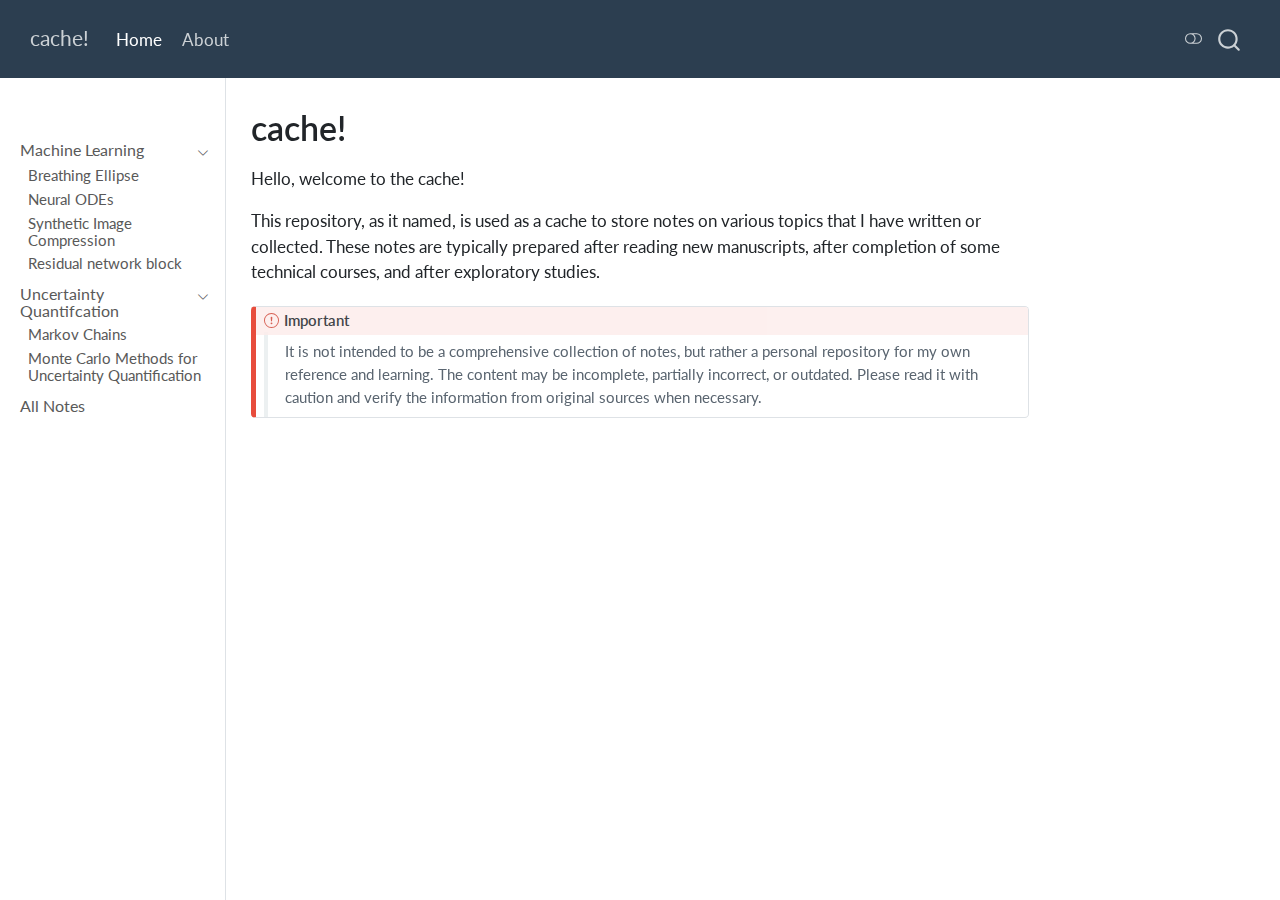
<file: index.html>
<!DOCTYPE html>
<html xmlns="http://www.w3.org/1999/xhtml" lang="en" xml:lang="en"><head>

<meta charset="utf-8">
<meta name="generator" content="quarto-1.8.27">

<meta name="viewport" content="width=device-width, initial-scale=1.0, user-scalable=yes">


<title>cache!</title>
<style>
code{white-space: pre-wrap;}
span.smallcaps{font-variant: small-caps;}
div.columns{display: flex; gap: min(4vw, 1.5em);}
div.column{flex: auto; overflow-x: auto;}
div.hanging-indent{margin-left: 1.5em; text-indent: -1.5em;}
ul.task-list{list-style: none;}
ul.task-list li input[type="checkbox"] {
  width: 0.8em;
  margin: 0 0.8em 0.2em -1em; /* quarto-specific, see https://github.com/quarto-dev/quarto-cli/issues/4556 */ 
  vertical-align: middle;
}
</style>


<script src="site_libs/quarto-nav/quarto-nav.js"></script>
<script src="site_libs/quarto-nav/headroom.min.js"></script>
<script src="site_libs/clipboard/clipboard.min.js"></script>
<script src="site_libs/quarto-search/autocomplete.umd.js"></script>
<script src="site_libs/quarto-search/fuse.min.js"></script>
<script src="site_libs/quarto-search/quarto-search.js"></script>
<meta name="quarto:offset" content="./">
<script src="site_libs/quarto-html/quarto.js" type="module"></script>
<script src="site_libs/quarto-html/tabsets/tabsets.js" type="module"></script>
<script src="site_libs/quarto-html/axe/axe-check.js" type="module"></script>
<script src="site_libs/quarto-html/popper.min.js"></script>
<script src="site_libs/quarto-html/tippy.umd.min.js"></script>
<script src="site_libs/quarto-html/anchor.min.js"></script>
<link href="site_libs/quarto-html/tippy.css" rel="stylesheet">
<link href="site_libs/quarto-html/quarto-syntax-highlighting-ed96de9b727972fe78a7b5d16c58bf87.css" rel="stylesheet" class="quarto-color-scheme" id="quarto-text-highlighting-styles">
<link href="site_libs/quarto-html/quarto-syntax-highlighting-dark-4d9afe2b8d18ee9fa5d0d57b5ed4214d.css" rel="stylesheet" class="quarto-color-scheme quarto-color-alternate" id="quarto-text-highlighting-styles">
<link href="site_libs/quarto-html/quarto-syntax-highlighting-ed96de9b727972fe78a7b5d16c58bf87.css" rel="stylesheet" class="quarto-color-scheme-extra" id="quarto-text-highlighting-styles">
<script src="site_libs/bootstrap/bootstrap.min.js"></script>
<link href="site_libs/bootstrap/bootstrap-icons.css" rel="stylesheet">
<link href="site_libs/bootstrap/bootstrap-e079c86a2349e7ecadda844b18072de8.min.css" rel="stylesheet" append-hash="true" class="quarto-color-scheme" id="quarto-bootstrap" data-mode="light">
<link href="site_libs/bootstrap/bootstrap-dark-6b74d00bf9800a17f7fea13582486bf4.min.css" rel="stylesheet" append-hash="true" class="quarto-color-scheme quarto-color-alternate" id="quarto-bootstrap" data-mode="dark">
<link href="site_libs/bootstrap/bootstrap-e079c86a2349e7ecadda844b18072de8.min.css" rel="stylesheet" append-hash="true" class="quarto-color-scheme-extra" id="quarto-bootstrap" data-mode="light">
<script id="quarto-search-options" type="application/json">{
  "location": "navbar",
  "copy-button": false,
  "collapse-after": 3,
  "panel-placement": "end",
  "type": "overlay",
  "limit": 50,
  "keyboard-shortcut": [
    "f",
    "/",
    "s"
  ],
  "show-item-context": false,
  "language": {
    "search-no-results-text": "No results",
    "search-matching-documents-text": "matching documents",
    "search-copy-link-title": "Copy link to search",
    "search-hide-matches-text": "Hide additional matches",
    "search-more-match-text": "more match in this document",
    "search-more-matches-text": "more matches in this document",
    "search-clear-button-title": "Clear",
    "search-text-placeholder": "",
    "search-detached-cancel-button-title": "Cancel",
    "search-submit-button-title": "Submit",
    "search-label": "Search"
  }
}</script>


</head>

<body class="nav-sidebar docked nav-fixed quarto-light"><script id="quarto-html-before-body" type="application/javascript">
    const toggleBodyColorMode = (bsSheetEl) => {
      const mode = bsSheetEl.getAttribute("data-mode");
      const bodyEl = window.document.querySelector("body");
      if (mode === "dark") {
        bodyEl.classList.add("quarto-dark");
        bodyEl.classList.remove("quarto-light");
      } else {
        bodyEl.classList.add("quarto-light");
        bodyEl.classList.remove("quarto-dark");
      }
    }
    const toggleBodyColorPrimary = () => {
      const bsSheetEl = window.document.querySelector("link#quarto-bootstrap:not([rel=disabled-stylesheet])");
      if (bsSheetEl) {
        toggleBodyColorMode(bsSheetEl);
      }
    }
    const setColorSchemeToggle = (alternate) => {
      const toggles = window.document.querySelectorAll('.quarto-color-scheme-toggle');
      for (let i=0; i < toggles.length; i++) {
        const toggle = toggles[i];
        if (toggle) {
          if (alternate) {
            toggle.classList.add("alternate");
          } else {
            toggle.classList.remove("alternate");
          }
        }
      }
    };
    const toggleColorMode = (alternate) => {
      // Switch the stylesheets
      const primaryStylesheets = window.document.querySelectorAll('link.quarto-color-scheme:not(.quarto-color-alternate)');
      const alternateStylesheets = window.document.querySelectorAll('link.quarto-color-scheme.quarto-color-alternate');
      manageTransitions('#quarto-margin-sidebar .nav-link', false);
      if (alternate) {
        // note: dark is layered on light, we don't disable primary!
        enableStylesheet(alternateStylesheets);
        for (const sheetNode of alternateStylesheets) {
          if (sheetNode.id === "quarto-bootstrap") {
            toggleBodyColorMode(sheetNode);
          }
        }
      } else {
        disableStylesheet(alternateStylesheets);
        enableStylesheet(primaryStylesheets)
        toggleBodyColorPrimary();
      }
      manageTransitions('#quarto-margin-sidebar .nav-link', true);
      // Switch the toggles
      setColorSchemeToggle(alternate)
      // Hack to workaround the fact that safari doesn't
      // properly recolor the scrollbar when toggling (#1455)
      if (navigator.userAgent.indexOf('Safari') > 0 && navigator.userAgent.indexOf('Chrome') == -1) {
        manageTransitions("body", false);
        window.scrollTo(0, 1);
        setTimeout(() => {
          window.scrollTo(0, 0);
          manageTransitions("body", true);
        }, 40);
      }
    }
    const disableStylesheet = (stylesheets) => {
      for (let i=0; i < stylesheets.length; i++) {
        const stylesheet = stylesheets[i];
        stylesheet.rel = 'disabled-stylesheet';
      }
    }
    const enableStylesheet = (stylesheets) => {
      for (let i=0; i < stylesheets.length; i++) {
        const stylesheet = stylesheets[i];
        if(stylesheet.rel !== 'stylesheet') { // for Chrome, which will still FOUC without this check
          stylesheet.rel = 'stylesheet';
        }
      }
    }
    const manageTransitions = (selector, allowTransitions) => {
      const els = window.document.querySelectorAll(selector);
      for (let i=0; i < els.length; i++) {
        const el = els[i];
        if (allowTransitions) {
          el.classList.remove('notransition');
        } else {
          el.classList.add('notransition');
        }
      }
    }
    const isFileUrl = () => {
      return window.location.protocol === 'file:';
    }
    const hasAlternateSentinel = () => {
      let styleSentinel = getColorSchemeSentinel();
      if (styleSentinel !== null) {
        return styleSentinel === "alternate";
      } else {
        return false;
      }
    }
    const setStyleSentinel = (alternate) => {
      const value = alternate ? "alternate" : "default";
      if (!isFileUrl()) {
        window.localStorage.setItem("quarto-color-scheme", value);
      } else {
        localAlternateSentinel = value;
      }
    }
    const getColorSchemeSentinel = () => {
      if (!isFileUrl()) {
        const storageValue = window.localStorage.getItem("quarto-color-scheme");
        return storageValue != null ? storageValue : localAlternateSentinel;
      } else {
        return localAlternateSentinel;
      }
    }
    const toggleGiscusIfUsed = (isAlternate, darkModeDefault) => {
      const baseTheme = document.querySelector('#giscus-base-theme')?.value ?? 'light';
      const alternateTheme = document.querySelector('#giscus-alt-theme')?.value ?? 'dark';
      let newTheme = '';
      if(authorPrefersDark) {
        newTheme = isAlternate ? baseTheme : alternateTheme;
      } else {
        newTheme = isAlternate ? alternateTheme : baseTheme;
      }
      const changeGiscusTheme = () => {
        // From: https://github.com/giscus/giscus/issues/336
        const sendMessage = (message) => {
          const iframe = document.querySelector('iframe.giscus-frame');
          if (!iframe) return;
          iframe.contentWindow.postMessage({ giscus: message }, 'https://giscus.app');
        }
        sendMessage({
          setConfig: {
            theme: newTheme
          }
        });
      }
      const isGiscussLoaded = window.document.querySelector('iframe.giscus-frame') !== null;
      if (isGiscussLoaded) {
        changeGiscusTheme();
      }
    };
    const authorPrefersDark = false;
    const darkModeDefault = authorPrefersDark;
      document.querySelector('link#quarto-text-highlighting-styles.quarto-color-scheme-extra').rel = 'disabled-stylesheet';
      document.querySelector('link#quarto-bootstrap.quarto-color-scheme-extra').rel = 'disabled-stylesheet';
    let localAlternateSentinel = darkModeDefault ? 'alternate' : 'default';
    // Dark / light mode switch
    window.quartoToggleColorScheme = () => {
      // Read the current dark / light value
      let toAlternate = !hasAlternateSentinel();
      toggleColorMode(toAlternate);
      setStyleSentinel(toAlternate);
      toggleGiscusIfUsed(toAlternate, darkModeDefault);
      window.dispatchEvent(new Event('resize'));
    };
    // Switch to dark mode if need be
    if (hasAlternateSentinel()) {
      toggleColorMode(true);
    } else {
      toggleColorMode(false);
    }
  </script>

<div id="quarto-search-results"></div>
  <header id="quarto-header" class="headroom fixed-top">
    <nav class="navbar navbar-expand-lg " data-bs-theme="dark">
      <div class="navbar-container container-fluid">
      <div class="navbar-brand-container mx-auto">
    <a class="navbar-brand" href="./index.html">
    <span class="navbar-title">cache!</span>
    </a>
  </div>
            <div id="quarto-search" class="" title="Search"></div>
          <button class="navbar-toggler" type="button" data-bs-toggle="collapse" data-bs-target="#navbarCollapse" aria-controls="navbarCollapse" role="menu" aria-expanded="false" aria-label="Toggle navigation" onclick="if (window.quartoToggleHeadroom) { window.quartoToggleHeadroom(); }">
  <span class="navbar-toggler-icon"></span>
</button>
          <div class="collapse navbar-collapse" id="navbarCollapse">
            <ul class="navbar-nav navbar-nav-scroll me-auto">
  <li class="nav-item">
    <a class="nav-link active" href="./index.html" aria-current="page"> 
<span class="menu-text">Home</span></a>
  </li>  
  <li class="nav-item">
    <a class="nav-link" href="https://338rajesh.github.io/"> 
<span class="menu-text">About</span></a>
  </li>  
</ul>
          </div> <!-- /navcollapse -->
            <div class="quarto-navbar-tools">
  <a href="" class="quarto-color-scheme-toggle quarto-navigation-tool  px-1" onclick="window.quartoToggleColorScheme(); return false;" title="Toggle dark mode"><i class="bi"></i></a>
</div>
      </div> <!-- /container-fluid -->
    </nav>
  <nav class="quarto-secondary-nav">
    <div class="container-fluid d-flex">
      <button type="button" class="quarto-btn-toggle btn" data-bs-toggle="collapse" role="button" data-bs-target=".quarto-sidebar-collapse-item" aria-controls="quarto-sidebar" aria-expanded="false" aria-label="Toggle sidebar navigation" onclick="if (window.quartoToggleHeadroom) { window.quartoToggleHeadroom(); }">
        <i class="bi bi-layout-text-sidebar-reverse"></i>
      </button>
        <nav class="quarto-page-breadcrumbs" aria-label="breadcrumb"><ol class="breadcrumb"><li class="breadcrumb-item">cache!</li></ol></nav>
        <a class="flex-grow-1" role="navigation" data-bs-toggle="collapse" data-bs-target=".quarto-sidebar-collapse-item" aria-controls="quarto-sidebar" aria-expanded="false" aria-label="Toggle sidebar navigation" onclick="if (window.quartoToggleHeadroom) { window.quartoToggleHeadroom(); }">      
        </a>
      <button type="button" class="btn quarto-search-button" aria-label="Search" onclick="window.quartoOpenSearch();">
        <i class="bi bi-search"></i>
      </button>
    </div>
  </nav>
</header>
<!-- content -->
<div id="quarto-content" class="quarto-container page-columns page-rows-contents page-layout-article page-navbar">
<!-- sidebar -->
  <nav id="quarto-sidebar" class="sidebar collapse collapse-horizontal quarto-sidebar-collapse-item sidebar-navigation docked overflow-auto">
        <div class="mt-2 flex-shrink-0 align-items-center">
        <div class="sidebar-search">
        <div id="quarto-search" class="" title="Search"></div>
        </div>
        </div>
    <div class="sidebar-menu-container"> 
    <ul class="list-unstyled mt-1">
        <li class="sidebar-item sidebar-item-section">
      <div class="sidebar-item-container"> 
            <a class="sidebar-item-text sidebar-link text-start" data-bs-toggle="collapse" data-bs-target="#quarto-sidebar-section-1" role="navigation" aria-expanded="true">
 <span class="menu-text">Machine Learning</span></a>
          <a class="sidebar-item-toggle text-start" data-bs-toggle="collapse" data-bs-target="#quarto-sidebar-section-1" role="navigation" aria-expanded="true" aria-label="Toggle section">
            <i class="bi bi-chevron-right ms-2"></i>
          </a> 
      </div>
      <ul id="quarto-sidebar-section-1" class="collapse list-unstyled sidebar-section depth1 show">  
          <li class="sidebar-item">
  <div class="sidebar-item-container"> 
  <a href="./src/machine_learning/breathing_ellipse.html" class="sidebar-item-text sidebar-link">
 <span class="menu-text">Breathing Ellipse</span></a>
  </div>
</li>
          <li class="sidebar-item">
  <div class="sidebar-item-container"> 
  <a href="./src/machine_learning/neural_odes.html" class="sidebar-item-text sidebar-link">
 <span class="menu-text">Neural ODEs</span></a>
  </div>
</li>
          <li class="sidebar-item">
  <div class="sidebar-item-container"> 
  <a href="./src/machine_learning/quadtree_compression.html" class="sidebar-item-text sidebar-link">
 <span class="menu-text">Synthetic Image Compression</span></a>
  </div>
</li>
          <li class="sidebar-item">
  <div class="sidebar-item-container"> 
  <a href="./src/machine_learning/resnet.html" class="sidebar-item-text sidebar-link">
 <span class="menu-text">Residual network block</span></a>
  </div>
</li>
      </ul>
  </li>
        <li class="sidebar-item sidebar-item-section">
      <div class="sidebar-item-container"> 
            <a class="sidebar-item-text sidebar-link text-start" data-bs-toggle="collapse" data-bs-target="#quarto-sidebar-section-2" role="navigation" aria-expanded="true">
 <span class="menu-text">Uncertainty Quantifcation</span></a>
          <a class="sidebar-item-toggle text-start" data-bs-toggle="collapse" data-bs-target="#quarto-sidebar-section-2" role="navigation" aria-expanded="true" aria-label="Toggle section">
            <i class="bi bi-chevron-right ms-2"></i>
          </a> 
      </div>
      <ul id="quarto-sidebar-section-2" class="collapse list-unstyled sidebar-section depth1 show">  
          <li class="sidebar-item">
  <div class="sidebar-item-container"> 
  <a href="./src/uq/markov_chains.html" class="sidebar-item-text sidebar-link">
 <span class="menu-text">Markov Chains</span></a>
  </div>
</li>
          <li class="sidebar-item">
  <div class="sidebar-item-container"> 
  <a href="./src/uq/mcmc.html" class="sidebar-item-text sidebar-link">
 <span class="menu-text">Monte Carlo Methods for Uncertainty Quantification</span></a>
  </div>
</li>
      </ul>
  </li>
        <li class="sidebar-item">
  <div class="sidebar-item-container"> 
  <a href="./notes.html" class="sidebar-item-text sidebar-link">
 <span class="menu-text">All Notes</span></a>
  </div>
</li>
    </ul>
    </div>
</nav>
<div id="quarto-sidebar-glass" class="quarto-sidebar-collapse-item" data-bs-toggle="collapse" data-bs-target=".quarto-sidebar-collapse-item"></div>
<!-- margin-sidebar -->
    <div id="quarto-margin-sidebar" class="sidebar margin-sidebar zindex-bottom">
        
    </div>
<!-- main -->
<main class="content" id="quarto-document-content">


<header id="title-block-header" class="quarto-title-block default">
<div class="quarto-title">
<h1 class="title">cache!</h1>
</div>



<div class="quarto-title-meta">

    
  
    
  </div>
  


</header>


<p>Hello, welcome to the cache!</p>
<p>This repository, as it named, is used as a cache to store notes on various topics that I have written or collected. These notes are typically prepared after reading new manuscripts, after completion of some technical courses, and after exploratory studies.</p>
<div class="callout callout-style-default callout-important callout-titled">
<div class="callout-header d-flex align-content-center">
<div class="callout-icon-container">
<i class="callout-icon"></i>
</div>
<div class="callout-title-container flex-fill">
<span class="screen-reader-only">Important</span>Important
</div>
</div>
<div class="callout-body-container callout-body">
<blockquote class="blockquote">
<p>It is not intended to be a comprehensive collection of notes, but rather a personal repository for my own reference and learning. The content may be incomplete, partially incorrect, or outdated. Please read it with caution and verify the information from original sources when necessary.</p>
</blockquote>
</div>
</div>



</main> <!-- /main -->
<script id="quarto-html-after-body" type="application/javascript">
  window.document.addEventListener("DOMContentLoaded", function (event) {
    // Ensure there is a toggle, if there isn't float one in the top right
    if (window.document.querySelector('.quarto-color-scheme-toggle') === null) {
      const a = window.document.createElement('a');
      a.classList.add('top-right');
      a.classList.add('quarto-color-scheme-toggle');
      a.href = "";
      a.onclick = function() { try { window.quartoToggleColorScheme(); } catch {} return false; };
      const i = window.document.createElement("i");
      i.classList.add('bi');
      a.appendChild(i);
      window.document.body.appendChild(a);
    }
    setColorSchemeToggle(hasAlternateSentinel())
    const icon = "";
    const anchorJS = new window.AnchorJS();
    anchorJS.options = {
      placement: 'right',
      icon: icon
    };
    anchorJS.add('.anchored');
    const isCodeAnnotation = (el) => {
      for (const clz of el.classList) {
        if (clz.startsWith('code-annotation-')) {                     
          return true;
        }
      }
      return false;
    }
    const onCopySuccess = function(e) {
      // button target
      const button = e.trigger;
      // don't keep focus
      button.blur();
      // flash "checked"
      button.classList.add('code-copy-button-checked');
      var currentTitle = button.getAttribute("title");
      button.setAttribute("title", "Copied!");
      let tooltip;
      if (window.bootstrap) {
        button.setAttribute("data-bs-toggle", "tooltip");
        button.setAttribute("data-bs-placement", "left");
        button.setAttribute("data-bs-title", "Copied!");
        tooltip = new bootstrap.Tooltip(button, 
          { trigger: "manual", 
            customClass: "code-copy-button-tooltip",
            offset: [0, -8]});
        tooltip.show();    
      }
      setTimeout(function() {
        if (tooltip) {
          tooltip.hide();
          button.removeAttribute("data-bs-title");
          button.removeAttribute("data-bs-toggle");
          button.removeAttribute("data-bs-placement");
        }
        button.setAttribute("title", currentTitle);
        button.classList.remove('code-copy-button-checked');
      }, 1000);
      // clear code selection
      e.clearSelection();
    }
    const getTextToCopy = function(trigger) {
      const outerScaffold = trigger.parentElement.cloneNode(true);
      const codeEl = outerScaffold.querySelector('code');
      for (const childEl of codeEl.children) {
        if (isCodeAnnotation(childEl)) {
          childEl.remove();
        }
      }
      return codeEl.innerText;
    }
    const clipboard = new window.ClipboardJS('.code-copy-button:not([data-in-quarto-modal])', {
      text: getTextToCopy
    });
    clipboard.on('success', onCopySuccess);
    if (window.document.getElementById('quarto-embedded-source-code-modal')) {
      const clipboardModal = new window.ClipboardJS('.code-copy-button[data-in-quarto-modal]', {
        text: getTextToCopy,
        container: window.document.getElementById('quarto-embedded-source-code-modal')
      });
      clipboardModal.on('success', onCopySuccess);
    }
      var localhostRegex = new RegExp(/^(?:http|https):\/\/localhost\:?[0-9]*\//);
      var mailtoRegex = new RegExp(/^mailto:/);
        var filterRegex = new RegExp("https:\/\/338rajesh\.github\.io\/cache\/");
      var isInternal = (href) => {
          return filterRegex.test(href) || localhostRegex.test(href) || mailtoRegex.test(href);
      }
      // Inspect non-navigation links and adorn them if external
     var links = window.document.querySelectorAll('a[href]:not(.nav-link):not(.navbar-brand):not(.toc-action):not(.sidebar-link):not(.sidebar-item-toggle):not(.pagination-link):not(.no-external):not([aria-hidden]):not(.dropdown-item):not(.quarto-navigation-tool):not(.about-link)');
      for (var i=0; i<links.length; i++) {
        const link = links[i];
        if (!isInternal(link.href)) {
          // undo the damage that might have been done by quarto-nav.js in the case of
          // links that we want to consider external
          if (link.dataset.originalHref !== undefined) {
            link.href = link.dataset.originalHref;
          }
        }
      }
    function tippyHover(el, contentFn, onTriggerFn, onUntriggerFn) {
      const config = {
        allowHTML: true,
        maxWidth: 500,
        delay: 100,
        arrow: false,
        appendTo: function(el) {
            return el.parentElement;
        },
        interactive: true,
        interactiveBorder: 10,
        theme: 'quarto',
        placement: 'bottom-start',
      };
      if (contentFn) {
        config.content = contentFn;
      }
      if (onTriggerFn) {
        config.onTrigger = onTriggerFn;
      }
      if (onUntriggerFn) {
        config.onUntrigger = onUntriggerFn;
      }
      window.tippy(el, config); 
    }
    const noterefs = window.document.querySelectorAll('a[role="doc-noteref"]');
    for (var i=0; i<noterefs.length; i++) {
      const ref = noterefs[i];
      tippyHover(ref, function() {
        // use id or data attribute instead here
        let href = ref.getAttribute('data-footnote-href') || ref.getAttribute('href');
        try { href = new URL(href).hash; } catch {}
        const id = href.replace(/^#\/?/, "");
        const note = window.document.getElementById(id);
        if (note) {
          return note.innerHTML;
        } else {
          return "";
        }
      });
    }
    const xrefs = window.document.querySelectorAll('a.quarto-xref');
    const processXRef = (id, note) => {
      // Strip column container classes
      const stripColumnClz = (el) => {
        el.classList.remove("page-full", "page-columns");
        if (el.children) {
          for (const child of el.children) {
            stripColumnClz(child);
          }
        }
      }
      stripColumnClz(note)
      if (id === null || id.startsWith('sec-')) {
        // Special case sections, only their first couple elements
        const container = document.createElement("div");
        if (note.children && note.children.length > 2) {
          container.appendChild(note.children[0].cloneNode(true));
          for (let i = 1; i < note.children.length; i++) {
            const child = note.children[i];
            if (child.tagName === "P" && child.innerText === "") {
              continue;
            } else {
              container.appendChild(child.cloneNode(true));
              break;
            }
          }
          if (window.Quarto?.typesetMath) {
            window.Quarto.typesetMath(container);
          }
          return container.innerHTML
        } else {
          if (window.Quarto?.typesetMath) {
            window.Quarto.typesetMath(note);
          }
          return note.innerHTML;
        }
      } else {
        // Remove any anchor links if they are present
        const anchorLink = note.querySelector('a.anchorjs-link');
        if (anchorLink) {
          anchorLink.remove();
        }
        if (window.Quarto?.typesetMath) {
          window.Quarto.typesetMath(note);
        }
        if (note.classList.contains("callout")) {
          return note.outerHTML;
        } else {
          return note.innerHTML;
        }
      }
    }
    for (var i=0; i<xrefs.length; i++) {
      const xref = xrefs[i];
      tippyHover(xref, undefined, function(instance) {
        instance.disable();
        let url = xref.getAttribute('href');
        let hash = undefined; 
        if (url.startsWith('#')) {
          hash = url;
        } else {
          try { hash = new URL(url).hash; } catch {}
        }
        if (hash) {
          const id = hash.replace(/^#\/?/, "");
          const note = window.document.getElementById(id);
          if (note !== null) {
            try {
              const html = processXRef(id, note.cloneNode(true));
              instance.setContent(html);
            } finally {
              instance.enable();
              instance.show();
            }
          } else {
            // See if we can fetch this
            fetch(url.split('#')[0])
            .then(res => res.text())
            .then(html => {
              const parser = new DOMParser();
              const htmlDoc = parser.parseFromString(html, "text/html");
              const note = htmlDoc.getElementById(id);
              if (note !== null) {
                const html = processXRef(id, note);
                instance.setContent(html);
              } 
            }).finally(() => {
              instance.enable();
              instance.show();
            });
          }
        } else {
          // See if we can fetch a full url (with no hash to target)
          // This is a special case and we should probably do some content thinning / targeting
          fetch(url)
          .then(res => res.text())
          .then(html => {
            const parser = new DOMParser();
            const htmlDoc = parser.parseFromString(html, "text/html");
            const note = htmlDoc.querySelector('main.content');
            if (note !== null) {
              // This should only happen for chapter cross references
              // (since there is no id in the URL)
              // remove the first header
              if (note.children.length > 0 && note.children[0].tagName === "HEADER") {
                note.children[0].remove();
              }
              const html = processXRef(null, note);
              instance.setContent(html);
            } 
          }).finally(() => {
            instance.enable();
            instance.show();
          });
        }
      }, function(instance) {
      });
    }
        let selectedAnnoteEl;
        const selectorForAnnotation = ( cell, annotation) => {
          let cellAttr = 'data-code-cell="' + cell + '"';
          let lineAttr = 'data-code-annotation="' +  annotation + '"';
          const selector = 'span[' + cellAttr + '][' + lineAttr + ']';
          return selector;
        }
        const selectCodeLines = (annoteEl) => {
          const doc = window.document;
          const targetCell = annoteEl.getAttribute("data-target-cell");
          const targetAnnotation = annoteEl.getAttribute("data-target-annotation");
          const annoteSpan = window.document.querySelector(selectorForAnnotation(targetCell, targetAnnotation));
          const lines = annoteSpan.getAttribute("data-code-lines").split(",");
          const lineIds = lines.map((line) => {
            return targetCell + "-" + line;
          })
          let top = null;
          let height = null;
          let parent = null;
          if (lineIds.length > 0) {
              //compute the position of the single el (top and bottom and make a div)
              const el = window.document.getElementById(lineIds[0]);
              top = el.offsetTop;
              height = el.offsetHeight;
              parent = el.parentElement.parentElement;
            if (lineIds.length > 1) {
              const lastEl = window.document.getElementById(lineIds[lineIds.length - 1]);
              const bottom = lastEl.offsetTop + lastEl.offsetHeight;
              height = bottom - top;
            }
            if (top !== null && height !== null && parent !== null) {
              // cook up a div (if necessary) and position it 
              let div = window.document.getElementById("code-annotation-line-highlight");
              if (div === null) {
                div = window.document.createElement("div");
                div.setAttribute("id", "code-annotation-line-highlight");
                div.style.position = 'absolute';
                parent.appendChild(div);
              }
              div.style.top = top - 2 + "px";
              div.style.height = height + 4 + "px";
              div.style.left = 0;
              let gutterDiv = window.document.getElementById("code-annotation-line-highlight-gutter");
              if (gutterDiv === null) {
                gutterDiv = window.document.createElement("div");
                gutterDiv.setAttribute("id", "code-annotation-line-highlight-gutter");
                gutterDiv.style.position = 'absolute';
                const codeCell = window.document.getElementById(targetCell);
                const gutter = codeCell.querySelector('.code-annotation-gutter');
                gutter.appendChild(gutterDiv);
              }
              gutterDiv.style.top = top - 2 + "px";
              gutterDiv.style.height = height + 4 + "px";
            }
            selectedAnnoteEl = annoteEl;
          }
        };
        const unselectCodeLines = () => {
          const elementsIds = ["code-annotation-line-highlight", "code-annotation-line-highlight-gutter"];
          elementsIds.forEach((elId) => {
            const div = window.document.getElementById(elId);
            if (div) {
              div.remove();
            }
          });
          selectedAnnoteEl = undefined;
        };
          // Handle positioning of the toggle
      window.addEventListener(
        "resize",
        throttle(() => {
          elRect = undefined;
          if (selectedAnnoteEl) {
            selectCodeLines(selectedAnnoteEl);
          }
        }, 10)
      );
      function throttle(fn, ms) {
      let throttle = false;
      let timer;
        return (...args) => {
          if(!throttle) { // first call gets through
              fn.apply(this, args);
              throttle = true;
          } else { // all the others get throttled
              if(timer) clearTimeout(timer); // cancel #2
              timer = setTimeout(() => {
                fn.apply(this, args);
                timer = throttle = false;
              }, ms);
          }
        };
      }
        // Attach click handler to the DT
        const annoteDls = window.document.querySelectorAll('dt[data-target-cell]');
        for (const annoteDlNode of annoteDls) {
          annoteDlNode.addEventListener('click', (event) => {
            const clickedEl = event.target;
            if (clickedEl !== selectedAnnoteEl) {
              unselectCodeLines();
              const activeEl = window.document.querySelector('dt[data-target-cell].code-annotation-active');
              if (activeEl) {
                activeEl.classList.remove('code-annotation-active');
              }
              selectCodeLines(clickedEl);
              clickedEl.classList.add('code-annotation-active');
            } else {
              // Unselect the line
              unselectCodeLines();
              clickedEl.classList.remove('code-annotation-active');
            }
          });
        }
    const findCites = (el) => {
      const parentEl = el.parentElement;
      if (parentEl) {
        const cites = parentEl.dataset.cites;
        if (cites) {
          return {
            el,
            cites: cites.split(' ')
          };
        } else {
          return findCites(el.parentElement)
        }
      } else {
        return undefined;
      }
    };
    var bibliorefs = window.document.querySelectorAll('a[role="doc-biblioref"]');
    for (var i=0; i<bibliorefs.length; i++) {
      const ref = bibliorefs[i];
      const citeInfo = findCites(ref);
      if (citeInfo) {
        tippyHover(citeInfo.el, function() {
          var popup = window.document.createElement('div');
          citeInfo.cites.forEach(function(cite) {
            var citeDiv = window.document.createElement('div');
            citeDiv.classList.add('hanging-indent');
            citeDiv.classList.add('csl-entry');
            var biblioDiv = window.document.getElementById('ref-' + cite);
            if (biblioDiv) {
              citeDiv.innerHTML = biblioDiv.innerHTML;
            }
            popup.appendChild(citeDiv);
          });
          return popup.innerHTML;
        });
      }
    }
  });
  </script>
</div> <!-- /content -->




</body></html>
</file>
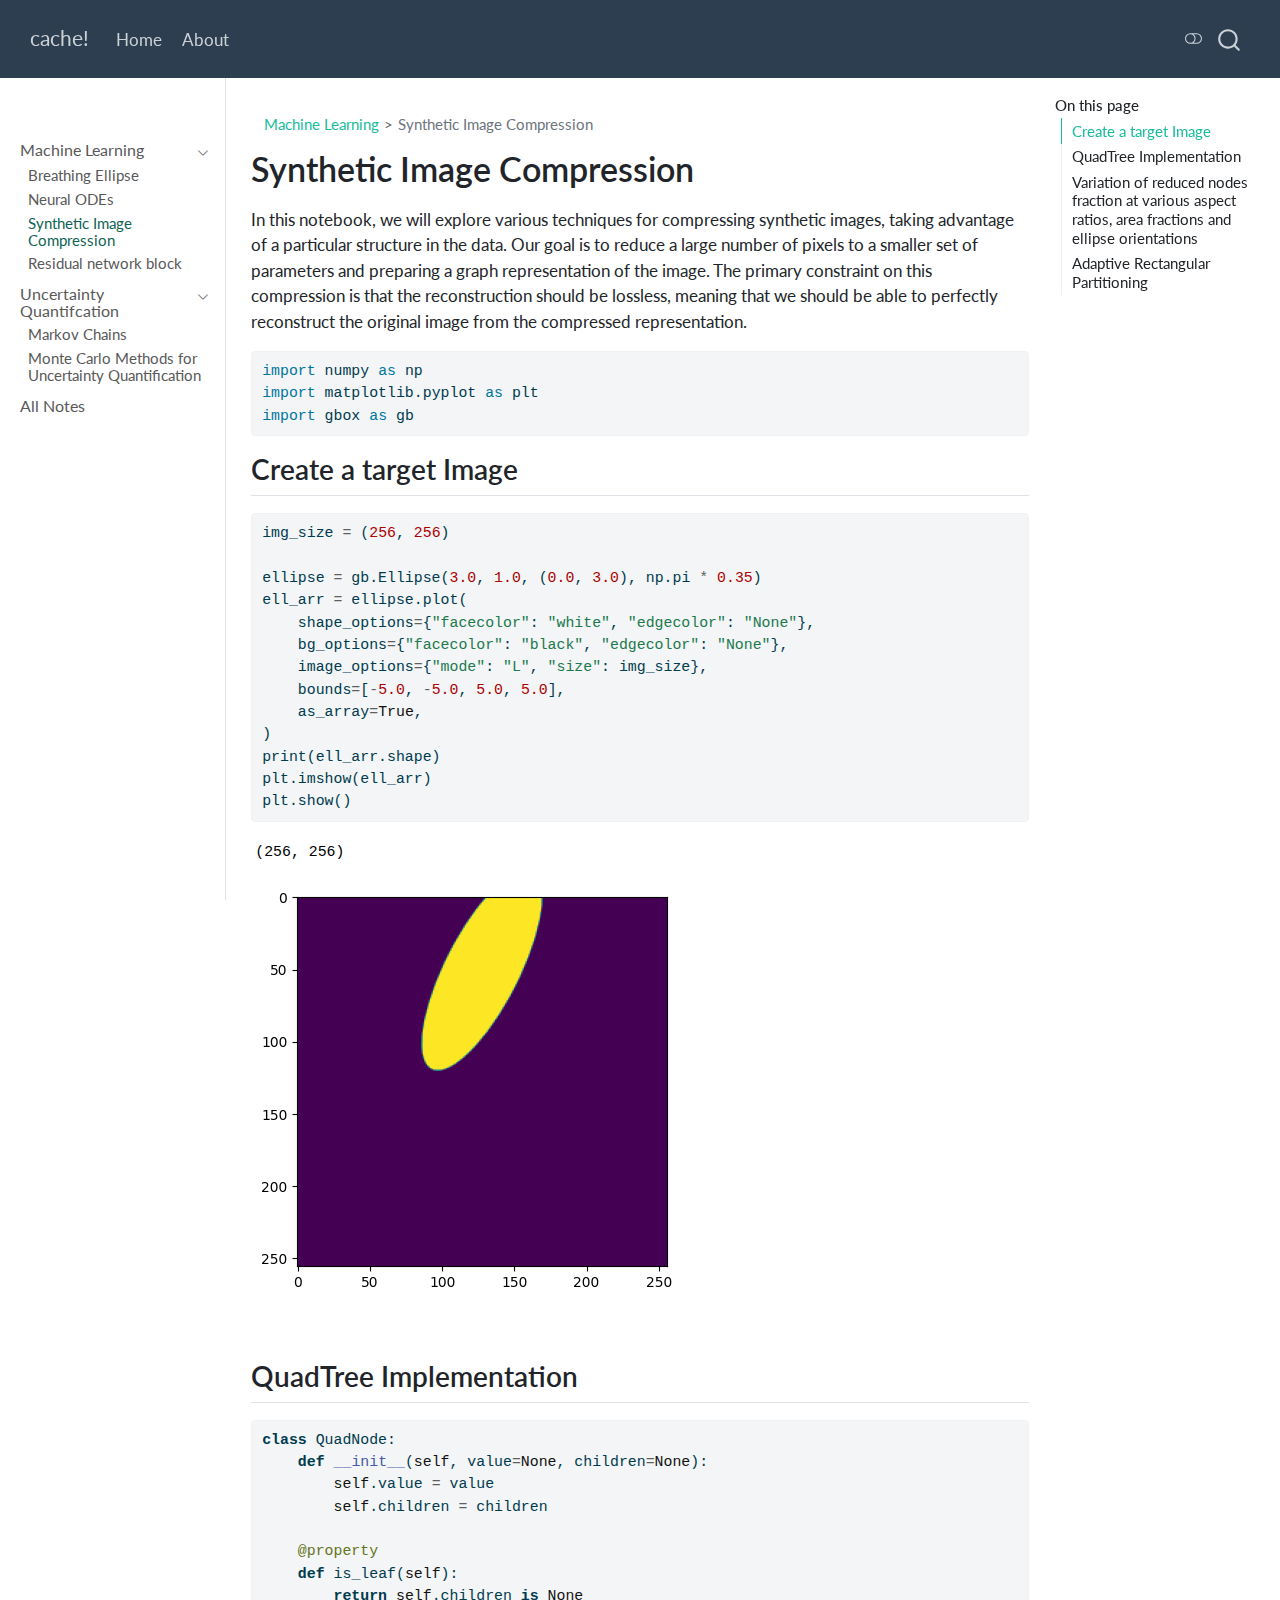
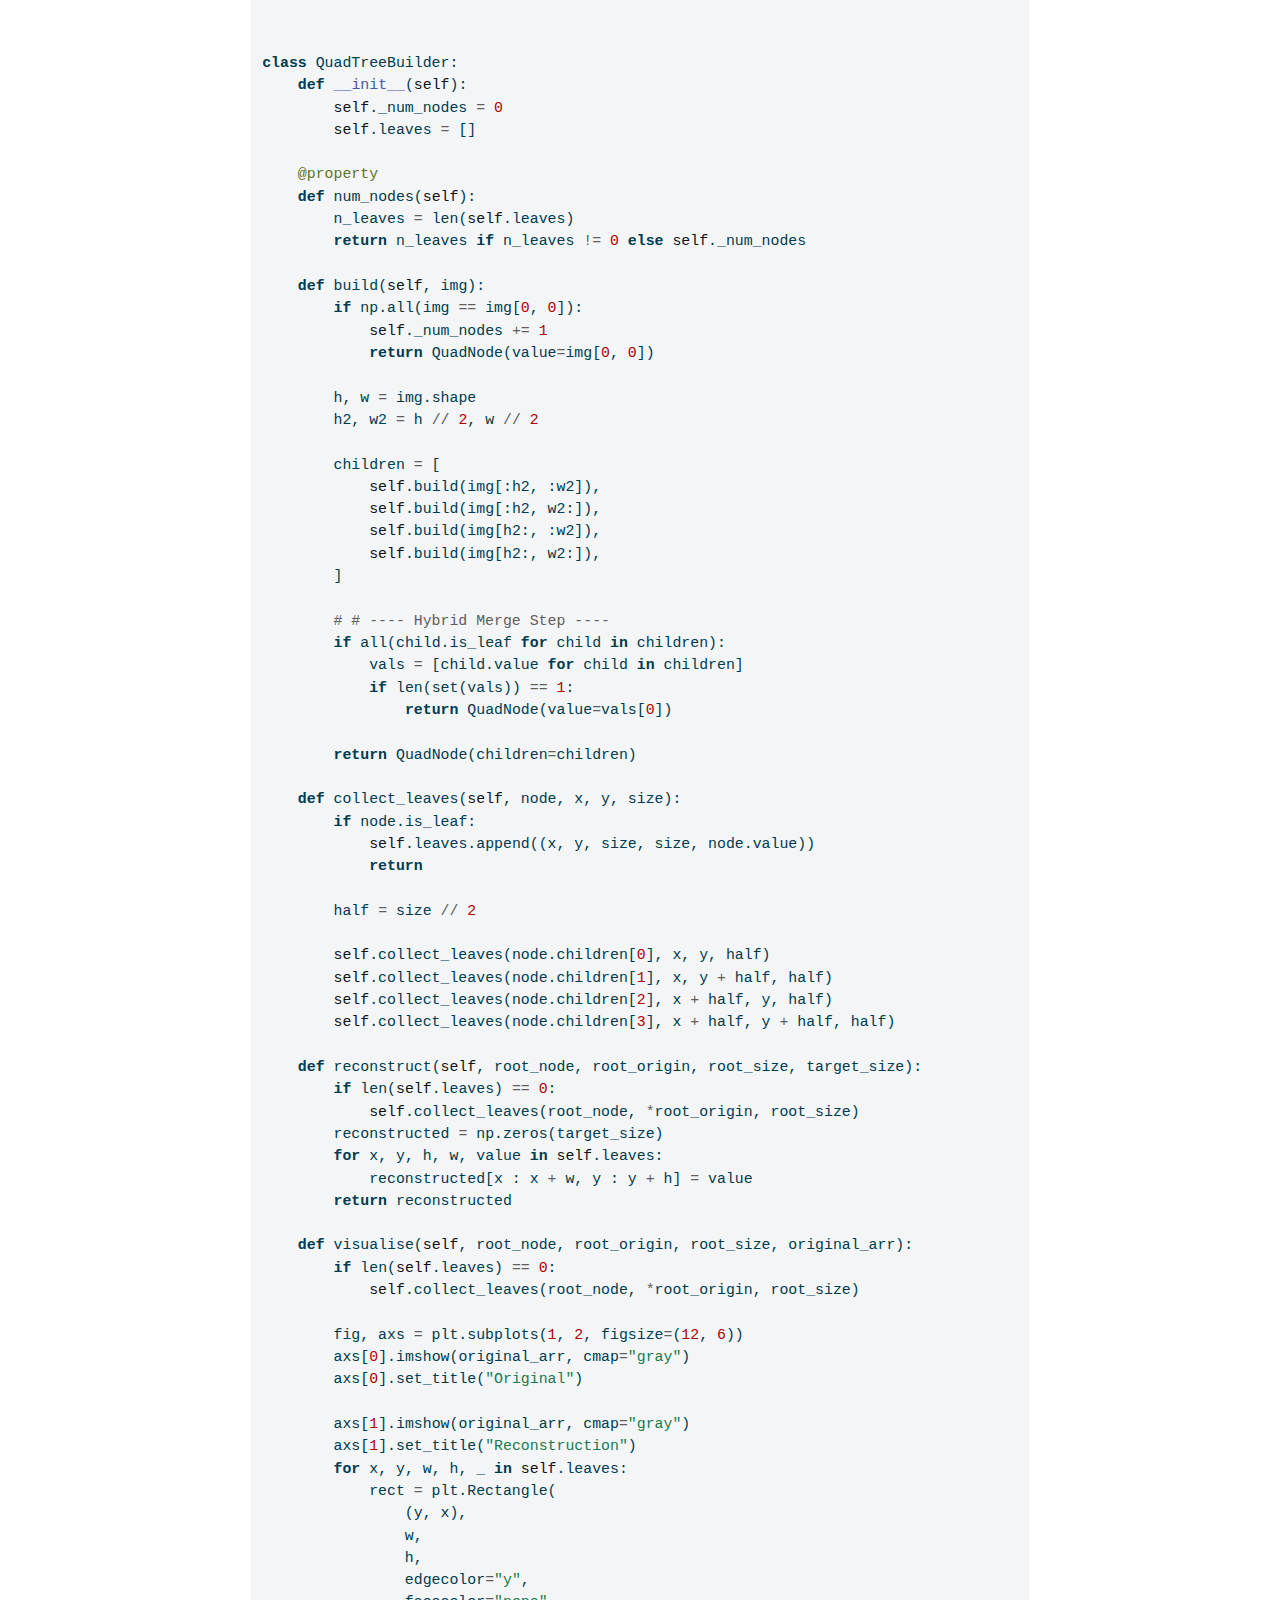
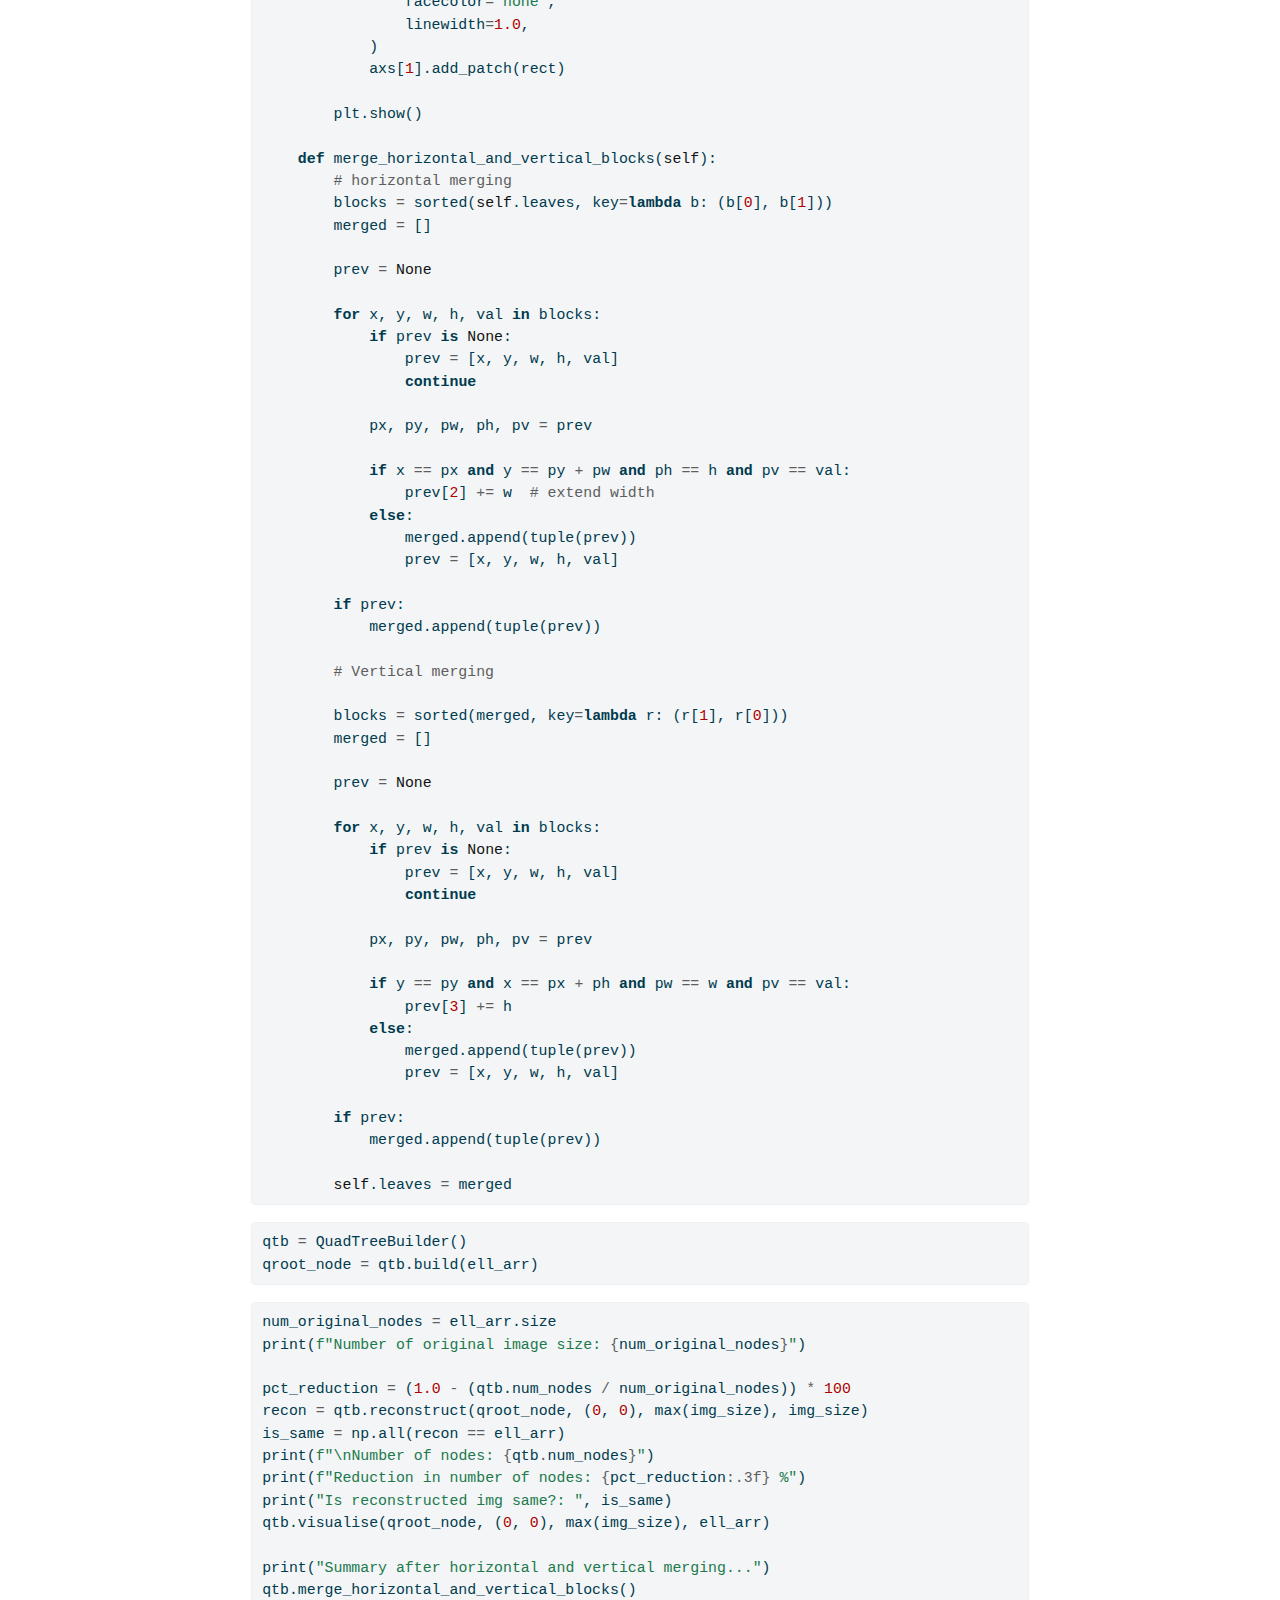
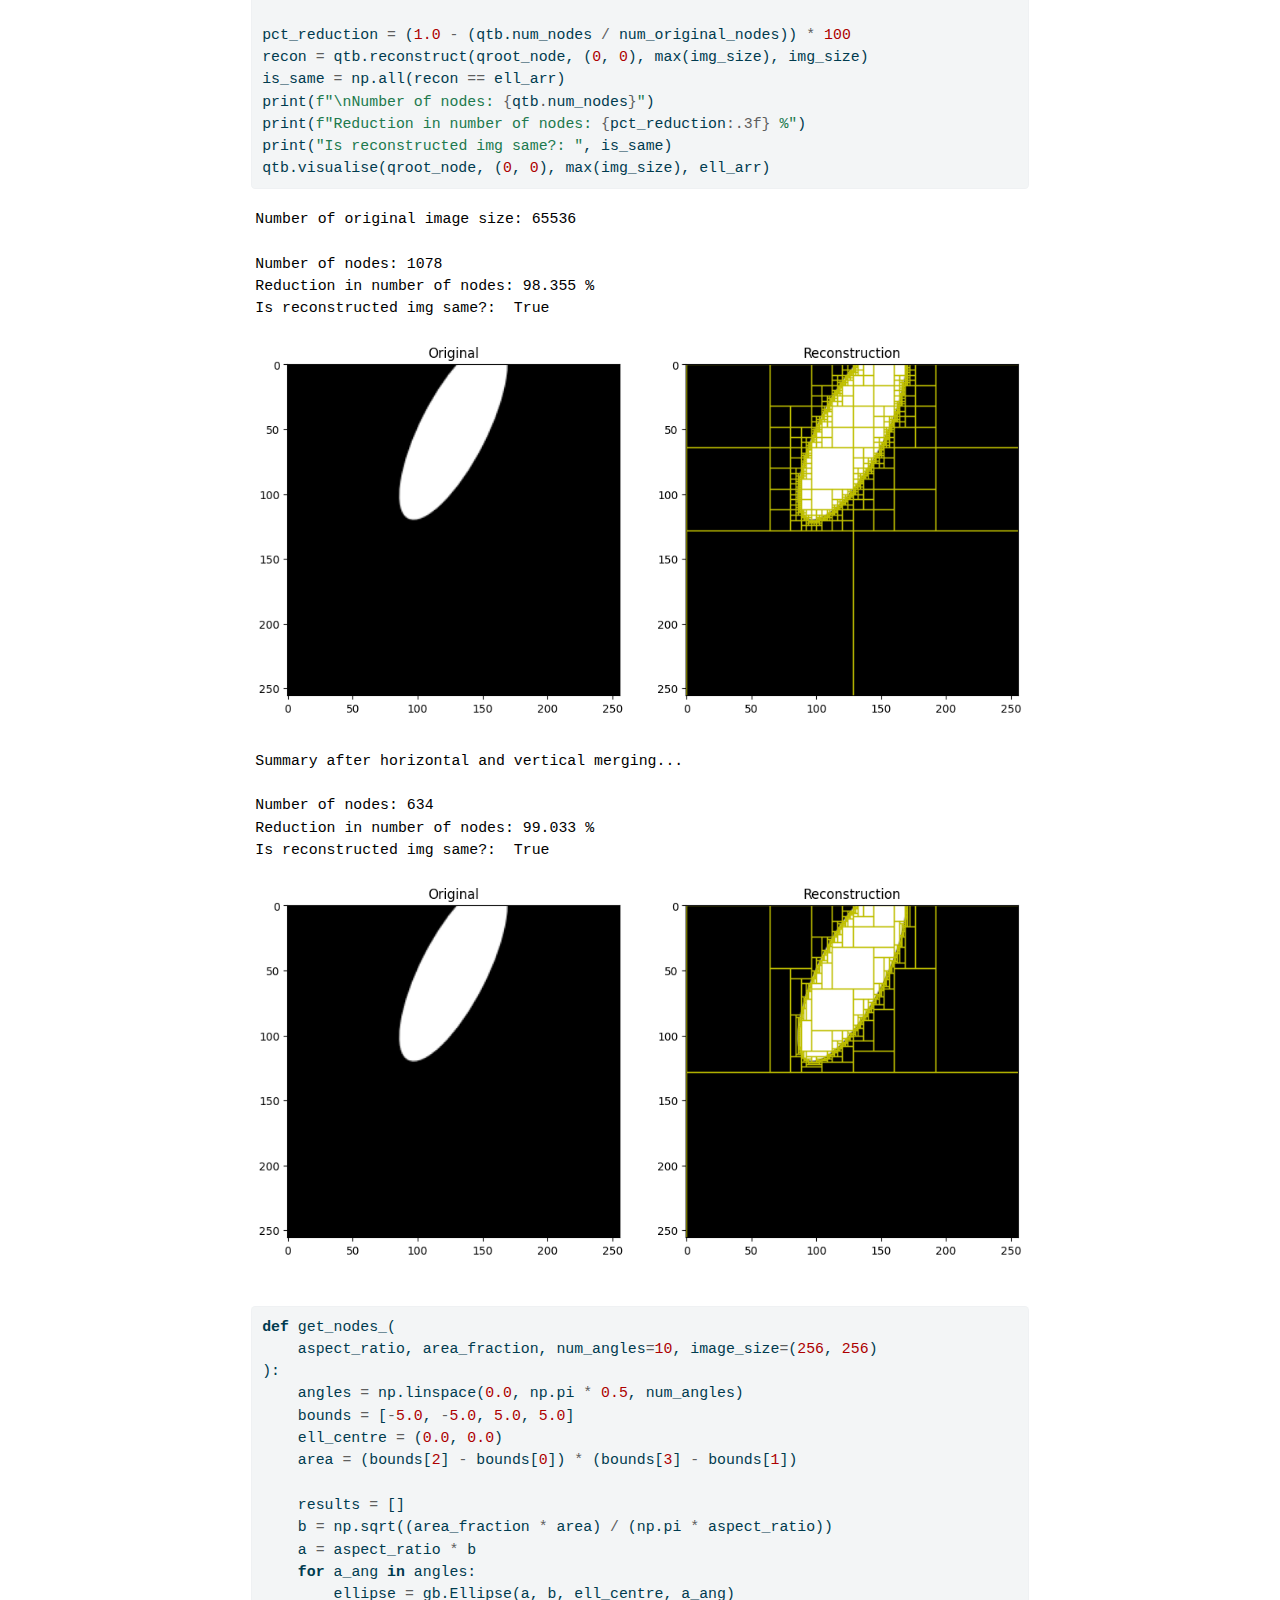
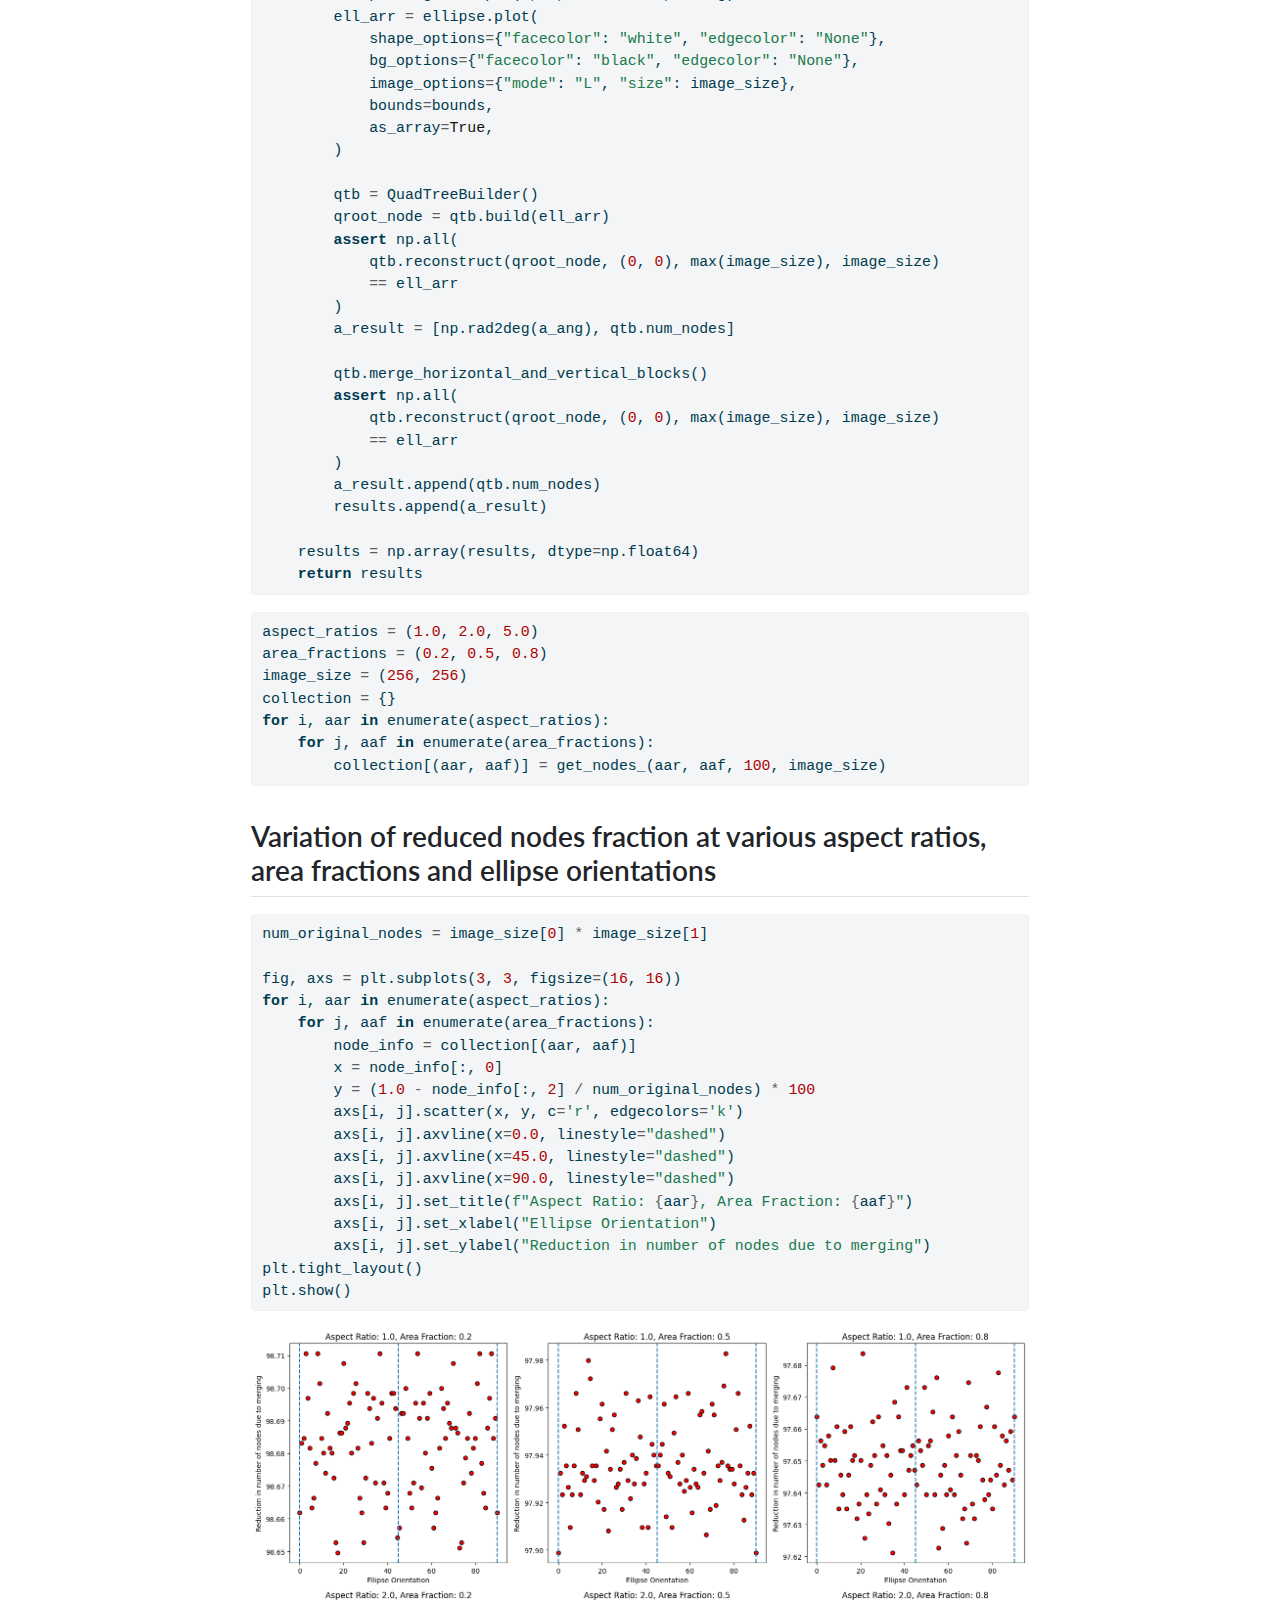
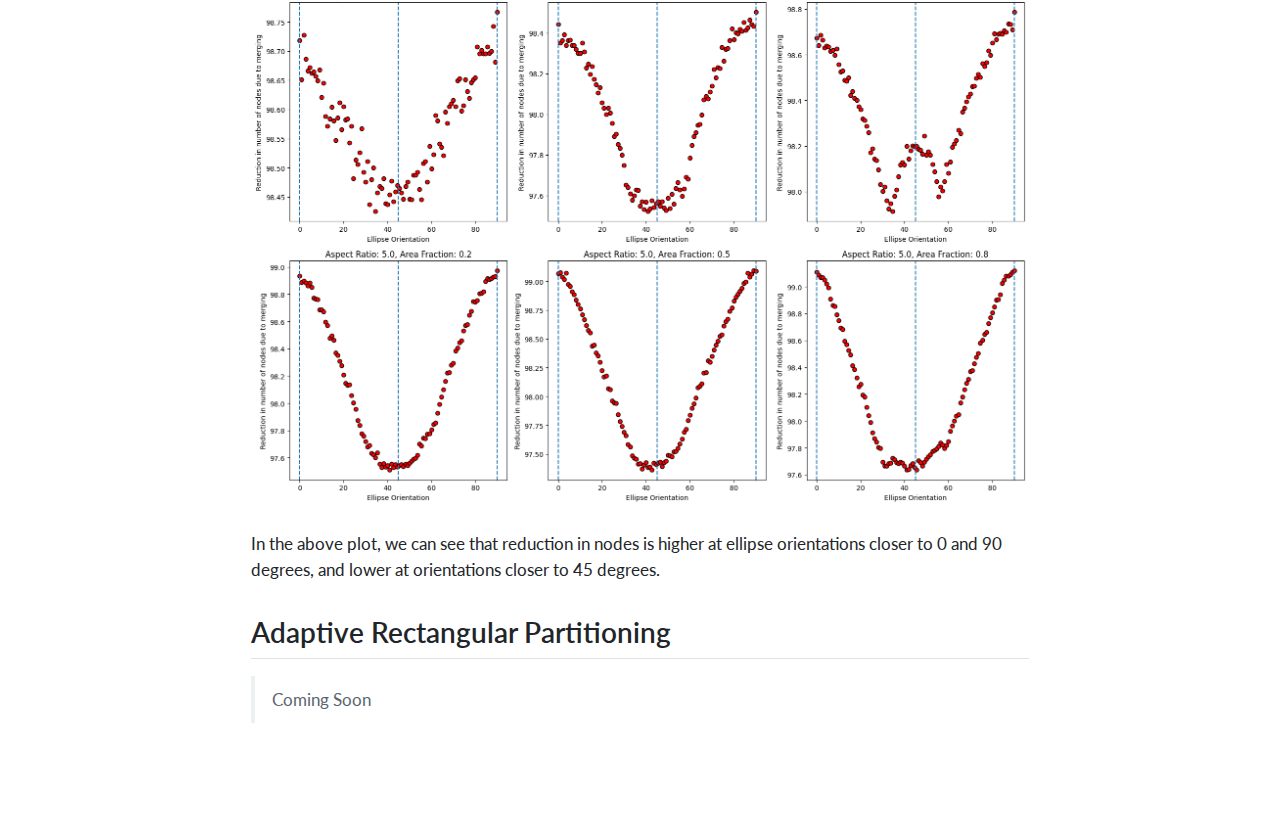
<file: src/machine_learning/quadtree_compression.html>
<!DOCTYPE html>
<html xmlns="http://www.w3.org/1999/xhtml" lang="en" xml:lang="en"><head>

<meta charset="utf-8">
<meta name="generator" content="quarto-1.8.27">

<meta name="viewport" content="width=device-width, initial-scale=1.0, user-scalable=yes">


<title>Synthetic Image Compression – cache!</title>
<style>
code{white-space: pre-wrap;}
span.smallcaps{font-variant: small-caps;}
div.columns{display: flex; gap: min(4vw, 1.5em);}
div.column{flex: auto; overflow-x: auto;}
div.hanging-indent{margin-left: 1.5em; text-indent: -1.5em;}
ul.task-list{list-style: none;}
ul.task-list li input[type="checkbox"] {
  width: 0.8em;
  margin: 0 0.8em 0.2em -1em; /* quarto-specific, see https://github.com/quarto-dev/quarto-cli/issues/4556 */ 
  vertical-align: middle;
}
/* CSS for syntax highlighting */
html { -webkit-text-size-adjust: 100%; }
pre > code.sourceCode { white-space: pre; position: relative; }
pre > code.sourceCode > span { display: inline-block; line-height: 1.25; }
pre > code.sourceCode > span:empty { height: 1.2em; }
.sourceCode { overflow: visible; }
code.sourceCode > span { color: inherit; text-decoration: inherit; }
div.sourceCode { margin: 1em 0; }
pre.sourceCode { margin: 0; }
@media screen {
div.sourceCode { overflow: auto; }
}
@media print {
pre > code.sourceCode { white-space: pre-wrap; }
pre > code.sourceCode > span { text-indent: -5em; padding-left: 5em; }
}
pre.numberSource code
  { counter-reset: source-line 0; }
pre.numberSource code > span
  { position: relative; left: -4em; counter-increment: source-line; }
pre.numberSource code > span > a:first-child::before
  { content: counter(source-line);
    position: relative; left: -1em; text-align: right; vertical-align: baseline;
    border: none; display: inline-block;
    -webkit-touch-callout: none; -webkit-user-select: none;
    -khtml-user-select: none; -moz-user-select: none;
    -ms-user-select: none; user-select: none;
    padding: 0 4px; width: 4em;
  }
pre.numberSource { margin-left: 3em;  padding-left: 4px; }
div.sourceCode
  {   }
@media screen {
pre > code.sourceCode > span > a:first-child::before { text-decoration: underline; }
}
</style>


<script src="../../site_libs/quarto-nav/quarto-nav.js"></script>
<script src="../../site_libs/quarto-nav/headroom.min.js"></script>
<script src="../../site_libs/clipboard/clipboard.min.js"></script>
<script src="../../site_libs/quarto-search/autocomplete.umd.js"></script>
<script src="../../site_libs/quarto-search/fuse.min.js"></script>
<script src="../../site_libs/quarto-search/quarto-search.js"></script>
<meta name="quarto:offset" content="../../">
<script src="../../site_libs/quarto-html/quarto.js" type="module"></script>
<script src="../../site_libs/quarto-html/tabsets/tabsets.js" type="module"></script>
<script src="../../site_libs/quarto-html/axe/axe-check.js" type="module"></script>
<script src="../../site_libs/quarto-html/popper.min.js"></script>
<script src="../../site_libs/quarto-html/tippy.umd.min.js"></script>
<script src="../../site_libs/quarto-html/anchor.min.js"></script>
<link href="../../site_libs/quarto-html/tippy.css" rel="stylesheet">
<link href="../../site_libs/quarto-html/quarto-syntax-highlighting-ed96de9b727972fe78a7b5d16c58bf87.css" rel="stylesheet" class="quarto-color-scheme" id="quarto-text-highlighting-styles">
<link href="../../site_libs/quarto-html/quarto-syntax-highlighting-dark-4d9afe2b8d18ee9fa5d0d57b5ed4214d.css" rel="stylesheet" class="quarto-color-scheme quarto-color-alternate" id="quarto-text-highlighting-styles">
<link href="../../site_libs/quarto-html/quarto-syntax-highlighting-ed96de9b727972fe78a7b5d16c58bf87.css" rel="stylesheet" class="quarto-color-scheme-extra" id="quarto-text-highlighting-styles">
<script src="../../site_libs/bootstrap/bootstrap.min.js"></script>
<link href="../../site_libs/bootstrap/bootstrap-icons.css" rel="stylesheet">
<link href="../../site_libs/bootstrap/bootstrap-e079c86a2349e7ecadda844b18072de8.min.css" rel="stylesheet" append-hash="true" class="quarto-color-scheme" id="quarto-bootstrap" data-mode="light">
<link href="../../site_libs/bootstrap/bootstrap-dark-6b74d00bf9800a17f7fea13582486bf4.min.css" rel="stylesheet" append-hash="true" class="quarto-color-scheme quarto-color-alternate" id="quarto-bootstrap" data-mode="dark">
<link href="../../site_libs/bootstrap/bootstrap-e079c86a2349e7ecadda844b18072de8.min.css" rel="stylesheet" append-hash="true" class="quarto-color-scheme-extra" id="quarto-bootstrap" data-mode="light">
<script id="quarto-search-options" type="application/json">{
  "location": "navbar",
  "copy-button": false,
  "collapse-after": 3,
  "panel-placement": "end",
  "type": "overlay",
  "limit": 50,
  "keyboard-shortcut": [
    "f",
    "/",
    "s"
  ],
  "show-item-context": false,
  "language": {
    "search-no-results-text": "No results",
    "search-matching-documents-text": "matching documents",
    "search-copy-link-title": "Copy link to search",
    "search-hide-matches-text": "Hide additional matches",
    "search-more-match-text": "more match in this document",
    "search-more-matches-text": "more matches in this document",
    "search-clear-button-title": "Clear",
    "search-text-placeholder": "",
    "search-detached-cancel-button-title": "Cancel",
    "search-submit-button-title": "Submit",
    "search-label": "Search"
  }
}</script>


</head>

<body class="nav-sidebar docked nav-fixed quarto-light"><script id="quarto-html-before-body" type="application/javascript">
    const toggleBodyColorMode = (bsSheetEl) => {
      const mode = bsSheetEl.getAttribute("data-mode");
      const bodyEl = window.document.querySelector("body");
      if (mode === "dark") {
        bodyEl.classList.add("quarto-dark");
        bodyEl.classList.remove("quarto-light");
      } else {
        bodyEl.classList.add("quarto-light");
        bodyEl.classList.remove("quarto-dark");
      }
    }
    const toggleBodyColorPrimary = () => {
      const bsSheetEl = window.document.querySelector("link#quarto-bootstrap:not([rel=disabled-stylesheet])");
      if (bsSheetEl) {
        toggleBodyColorMode(bsSheetEl);
      }
    }
    const setColorSchemeToggle = (alternate) => {
      const toggles = window.document.querySelectorAll('.quarto-color-scheme-toggle');
      for (let i=0; i < toggles.length; i++) {
        const toggle = toggles[i];
        if (toggle) {
          if (alternate) {
            toggle.classList.add("alternate");
          } else {
            toggle.classList.remove("alternate");
          }
        }
      }
    };
    const toggleColorMode = (alternate) => {
      // Switch the stylesheets
      const primaryStylesheets = window.document.querySelectorAll('link.quarto-color-scheme:not(.quarto-color-alternate)');
      const alternateStylesheets = window.document.querySelectorAll('link.quarto-color-scheme.quarto-color-alternate');
      manageTransitions('#quarto-margin-sidebar .nav-link', false);
      if (alternate) {
        // note: dark is layered on light, we don't disable primary!
        enableStylesheet(alternateStylesheets);
        for (const sheetNode of alternateStylesheets) {
          if (sheetNode.id === "quarto-bootstrap") {
            toggleBodyColorMode(sheetNode);
          }
        }
      } else {
        disableStylesheet(alternateStylesheets);
        enableStylesheet(primaryStylesheets)
        toggleBodyColorPrimary();
      }
      manageTransitions('#quarto-margin-sidebar .nav-link', true);
      // Switch the toggles
      setColorSchemeToggle(alternate)
      // Hack to workaround the fact that safari doesn't
      // properly recolor the scrollbar when toggling (#1455)
      if (navigator.userAgent.indexOf('Safari') > 0 && navigator.userAgent.indexOf('Chrome') == -1) {
        manageTransitions("body", false);
        window.scrollTo(0, 1);
        setTimeout(() => {
          window.scrollTo(0, 0);
          manageTransitions("body", true);
        }, 40);
      }
    }
    const disableStylesheet = (stylesheets) => {
      for (let i=0; i < stylesheets.length; i++) {
        const stylesheet = stylesheets[i];
        stylesheet.rel = 'disabled-stylesheet';
      }
    }
    const enableStylesheet = (stylesheets) => {
      for (let i=0; i < stylesheets.length; i++) {
        const stylesheet = stylesheets[i];
        if(stylesheet.rel !== 'stylesheet') { // for Chrome, which will still FOUC without this check
          stylesheet.rel = 'stylesheet';
        }
      }
    }
    const manageTransitions = (selector, allowTransitions) => {
      const els = window.document.querySelectorAll(selector);
      for (let i=0; i < els.length; i++) {
        const el = els[i];
        if (allowTransitions) {
          el.classList.remove('notransition');
        } else {
          el.classList.add('notransition');
        }
      }
    }
    const isFileUrl = () => {
      return window.location.protocol === 'file:';
    }
    const hasAlternateSentinel = () => {
      let styleSentinel = getColorSchemeSentinel();
      if (styleSentinel !== null) {
        return styleSentinel === "alternate";
      } else {
        return false;
      }
    }
    const setStyleSentinel = (alternate) => {
      const value = alternate ? "alternate" : "default";
      if (!isFileUrl()) {
        window.localStorage.setItem("quarto-color-scheme", value);
      } else {
        localAlternateSentinel = value;
      }
    }
    const getColorSchemeSentinel = () => {
      if (!isFileUrl()) {
        const storageValue = window.localStorage.getItem("quarto-color-scheme");
        return storageValue != null ? storageValue : localAlternateSentinel;
      } else {
        return localAlternateSentinel;
      }
    }
    const toggleGiscusIfUsed = (isAlternate, darkModeDefault) => {
      const baseTheme = document.querySelector('#giscus-base-theme')?.value ?? 'light';
      const alternateTheme = document.querySelector('#giscus-alt-theme')?.value ?? 'dark';
      let newTheme = '';
      if(authorPrefersDark) {
        newTheme = isAlternate ? baseTheme : alternateTheme;
      } else {
        newTheme = isAlternate ? alternateTheme : baseTheme;
      }
      const changeGiscusTheme = () => {
        // From: https://github.com/giscus/giscus/issues/336
        const sendMessage = (message) => {
          const iframe = document.querySelector('iframe.giscus-frame');
          if (!iframe) return;
          iframe.contentWindow.postMessage({ giscus: message }, 'https://giscus.app');
        }
        sendMessage({
          setConfig: {
            theme: newTheme
          }
        });
      }
      const isGiscussLoaded = window.document.querySelector('iframe.giscus-frame') !== null;
      if (isGiscussLoaded) {
        changeGiscusTheme();
      }
    };
    const authorPrefersDark = false;
    const darkModeDefault = authorPrefersDark;
      document.querySelector('link#quarto-text-highlighting-styles.quarto-color-scheme-extra').rel = 'disabled-stylesheet';
      document.querySelector('link#quarto-bootstrap.quarto-color-scheme-extra').rel = 'disabled-stylesheet';
    let localAlternateSentinel = darkModeDefault ? 'alternate' : 'default';
    // Dark / light mode switch
    window.quartoToggleColorScheme = () => {
      // Read the current dark / light value
      let toAlternate = !hasAlternateSentinel();
      toggleColorMode(toAlternate);
      setStyleSentinel(toAlternate);
      toggleGiscusIfUsed(toAlternate, darkModeDefault);
      window.dispatchEvent(new Event('resize'));
    };
    // Switch to dark mode if need be
    if (hasAlternateSentinel()) {
      toggleColorMode(true);
    } else {
      toggleColorMode(false);
    }
  </script>

<div id="quarto-search-results"></div>
  <header id="quarto-header" class="headroom fixed-top">
    <nav class="navbar navbar-expand-lg " data-bs-theme="dark">
      <div class="navbar-container container-fluid">
      <div class="navbar-brand-container mx-auto">
    <a class="navbar-brand" href="../../index.html">
    <span class="navbar-title">cache!</span>
    </a>
  </div>
            <div id="quarto-search" class="" title="Search"></div>
          <button class="navbar-toggler" type="button" data-bs-toggle="collapse" data-bs-target="#navbarCollapse" aria-controls="navbarCollapse" role="menu" aria-expanded="false" aria-label="Toggle navigation" onclick="if (window.quartoToggleHeadroom) { window.quartoToggleHeadroom(); }">
  <span class="navbar-toggler-icon"></span>
</button>
          <div class="collapse navbar-collapse" id="navbarCollapse">
            <ul class="navbar-nav navbar-nav-scroll me-auto">
  <li class="nav-item">
    <a class="nav-link" href="../../index.html"> 
<span class="menu-text">Home</span></a>
  </li>  
  <li class="nav-item">
    <a class="nav-link" href="https://338rajesh.github.io/"> 
<span class="menu-text">About</span></a>
  </li>  
</ul>
          </div> <!-- /navcollapse -->
            <div class="quarto-navbar-tools">
  <a href="" class="quarto-color-scheme-toggle quarto-navigation-tool  px-1" onclick="window.quartoToggleColorScheme(); return false;" title="Toggle dark mode"><i class="bi"></i></a>
</div>
      </div> <!-- /container-fluid -->
    </nav>
  <nav class="quarto-secondary-nav">
    <div class="container-fluid d-flex">
      <button type="button" class="quarto-btn-toggle btn" data-bs-toggle="collapse" role="button" data-bs-target=".quarto-sidebar-collapse-item" aria-controls="quarto-sidebar" aria-expanded="false" aria-label="Toggle sidebar navigation" onclick="if (window.quartoToggleHeadroom) { window.quartoToggleHeadroom(); }">
        <i class="bi bi-layout-text-sidebar-reverse"></i>
      </button>
        <nav class="quarto-page-breadcrumbs" aria-label="breadcrumb"><ol class="breadcrumb"><li class="breadcrumb-item"><a href="../../src/machine_learning/breathing_ellipse.html">Machine Learning</a></li><li class="breadcrumb-item"><a href="../../src/machine_learning/quadtree_compression.html">Synthetic Image Compression</a></li></ol></nav>
        <a class="flex-grow-1" role="navigation" data-bs-toggle="collapse" data-bs-target=".quarto-sidebar-collapse-item" aria-controls="quarto-sidebar" aria-expanded="false" aria-label="Toggle sidebar navigation" onclick="if (window.quartoToggleHeadroom) { window.quartoToggleHeadroom(); }">      
        </a>
      <button type="button" class="btn quarto-search-button" aria-label="Search" onclick="window.quartoOpenSearch();">
        <i class="bi bi-search"></i>
      </button>
    </div>
  </nav>
</header>
<!-- content -->
<div id="quarto-content" class="quarto-container page-columns page-rows-contents page-layout-article page-navbar">
<!-- sidebar -->
  <nav id="quarto-sidebar" class="sidebar collapse collapse-horizontal quarto-sidebar-collapse-item sidebar-navigation docked overflow-auto">
        <div class="mt-2 flex-shrink-0 align-items-center">
        <div class="sidebar-search">
        <div id="quarto-search" class="" title="Search"></div>
        </div>
        </div>
    <div class="sidebar-menu-container"> 
    <ul class="list-unstyled mt-1">
        <li class="sidebar-item sidebar-item-section">
      <div class="sidebar-item-container"> 
            <a class="sidebar-item-text sidebar-link text-start" data-bs-toggle="collapse" data-bs-target="#quarto-sidebar-section-1" role="navigation" aria-expanded="true">
 <span class="menu-text">Machine Learning</span></a>
          <a class="sidebar-item-toggle text-start" data-bs-toggle="collapse" data-bs-target="#quarto-sidebar-section-1" role="navigation" aria-expanded="true" aria-label="Toggle section">
            <i class="bi bi-chevron-right ms-2"></i>
          </a> 
      </div>
      <ul id="quarto-sidebar-section-1" class="collapse list-unstyled sidebar-section depth1 show">  
          <li class="sidebar-item">
  <div class="sidebar-item-container"> 
  <a href="../../src/machine_learning/breathing_ellipse.html" class="sidebar-item-text sidebar-link">
 <span class="menu-text">Breathing Ellipse</span></a>
  </div>
</li>
          <li class="sidebar-item">
  <div class="sidebar-item-container"> 
  <a href="../../src/machine_learning/neural_odes.html" class="sidebar-item-text sidebar-link">
 <span class="menu-text">Neural ODEs</span></a>
  </div>
</li>
          <li class="sidebar-item">
  <div class="sidebar-item-container"> 
  <a href="../../src/machine_learning/quadtree_compression.html" class="sidebar-item-text sidebar-link active">
 <span class="menu-text">Synthetic Image Compression</span></a>
  </div>
</li>
          <li class="sidebar-item">
  <div class="sidebar-item-container"> 
  <a href="../../src/machine_learning/resnet.html" class="sidebar-item-text sidebar-link">
 <span class="menu-text">Residual network block</span></a>
  </div>
</li>
      </ul>
  </li>
        <li class="sidebar-item sidebar-item-section">
      <div class="sidebar-item-container"> 
            <a class="sidebar-item-text sidebar-link text-start" data-bs-toggle="collapse" data-bs-target="#quarto-sidebar-section-2" role="navigation" aria-expanded="true">
 <span class="menu-text">Uncertainty Quantifcation</span></a>
          <a class="sidebar-item-toggle text-start" data-bs-toggle="collapse" data-bs-target="#quarto-sidebar-section-2" role="navigation" aria-expanded="true" aria-label="Toggle section">
            <i class="bi bi-chevron-right ms-2"></i>
          </a> 
      </div>
      <ul id="quarto-sidebar-section-2" class="collapse list-unstyled sidebar-section depth1 show">  
          <li class="sidebar-item">
  <div class="sidebar-item-container"> 
  <a href="../../src/uq/markov_chains.html" class="sidebar-item-text sidebar-link">
 <span class="menu-text">Markov Chains</span></a>
  </div>
</li>
          <li class="sidebar-item">
  <div class="sidebar-item-container"> 
  <a href="../../src/uq/mcmc.html" class="sidebar-item-text sidebar-link">
 <span class="menu-text">Monte Carlo Methods for Uncertainty Quantification</span></a>
  </div>
</li>
      </ul>
  </li>
        <li class="sidebar-item">
  <div class="sidebar-item-container"> 
  <a href="../../notes.html" class="sidebar-item-text sidebar-link">
 <span class="menu-text">All Notes</span></a>
  </div>
</li>
    </ul>
    </div>
</nav>
<div id="quarto-sidebar-glass" class="quarto-sidebar-collapse-item" data-bs-toggle="collapse" data-bs-target=".quarto-sidebar-collapse-item"></div>
<!-- margin-sidebar -->
    <div id="quarto-margin-sidebar" class="sidebar margin-sidebar">
        <nav id="TOC" role="doc-toc" class="toc-active">
    <h2 id="toc-title">On this page</h2>
   
  <ul>
  <li><a href="#create-a-target-image" id="toc-create-a-target-image" class="nav-link active" data-scroll-target="#create-a-target-image">Create a target Image</a></li>
  <li><a href="#quadtree-implementation" id="toc-quadtree-implementation" class="nav-link" data-scroll-target="#quadtree-implementation">QuadTree Implementation</a></li>
  <li><a href="#variation-of-reduced-nodes-fraction-at-various-aspect-ratios-area-fractions-and-ellipse-orientations" id="toc-variation-of-reduced-nodes-fraction-at-various-aspect-ratios-area-fractions-and-ellipse-orientations" class="nav-link" data-scroll-target="#variation-of-reduced-nodes-fraction-at-various-aspect-ratios-area-fractions-and-ellipse-orientations">Variation of reduced nodes fraction at various aspect ratios, area fractions and ellipse orientations</a></li>
  <li><a href="#adaptive-rectangular-partitioning" id="toc-adaptive-rectangular-partitioning" class="nav-link" data-scroll-target="#adaptive-rectangular-partitioning">Adaptive Rectangular Partitioning</a></li>
  </ul>
</nav>
    </div>
<!-- main -->
<main class="content" id="quarto-document-content">


<header id="title-block-header" class="quarto-title-block default"><nav class="quarto-page-breadcrumbs quarto-title-breadcrumbs d-none d-lg-block" aria-label="breadcrumb"><ol class="breadcrumb"><li class="breadcrumb-item"><a href="../../src/machine_learning/breathing_ellipse.html">Machine Learning</a></li><li class="breadcrumb-item"><a href="../../src/machine_learning/quadtree_compression.html">Synthetic Image Compression</a></li></ol></nav>
<div class="quarto-title">
<h1 class="title">Synthetic Image Compression</h1>
</div>



<div class="quarto-title-meta">

    
  
    
  </div>
  


</header>


<p>In this notebook, we will explore various techniques for compressing synthetic images, taking advantage of a particular structure in the data. Our goal is to reduce a large number of pixels to a smaller set of parameters and preparing a graph representation of the image. The primary constraint on this compression is that the reconstruction should be lossless, meaning that we should be able to perfectly reconstruct the original image from the compressed representation.</p>
<div id="b36eced3" class="cell" data-execution_count="1">
<div class="code-copy-outer-scaffold"><div class="sourceCode cell-code" id="cb1"><pre class="sourceCode python code-with-copy"><code class="sourceCode python"><span id="cb1-1"><a href="#cb1-1" aria-hidden="true" tabindex="-1"></a><span class="im">import</span> numpy <span class="im">as</span> np</span>
<span id="cb1-2"><a href="#cb1-2" aria-hidden="true" tabindex="-1"></a><span class="im">import</span> matplotlib.pyplot <span class="im">as</span> plt</span>
<span id="cb1-3"><a href="#cb1-3" aria-hidden="true" tabindex="-1"></a><span class="im">import</span> gbox <span class="im">as</span> gb</span></code></pre></div><button title="Copy to Clipboard" class="code-copy-button"><i class="bi"></i></button></div>
</div>
<section id="create-a-target-image" class="level2">
<h2 class="anchored" data-anchor-id="create-a-target-image">Create a target Image</h2>
<div id="3388ffb8" class="cell" data-execution_count="2">
<div class="code-copy-outer-scaffold"><div class="sourceCode cell-code" id="cb2"><pre class="sourceCode python code-with-copy"><code class="sourceCode python"><span id="cb2-1"><a href="#cb2-1" aria-hidden="true" tabindex="-1"></a>img_size <span class="op">=</span> (<span class="dv">256</span>, <span class="dv">256</span>)</span>
<span id="cb2-2"><a href="#cb2-2" aria-hidden="true" tabindex="-1"></a></span>
<span id="cb2-3"><a href="#cb2-3" aria-hidden="true" tabindex="-1"></a>ellipse <span class="op">=</span> gb.Ellipse(<span class="fl">3.0</span>, <span class="fl">1.0</span>, (<span class="fl">0.0</span>, <span class="fl">3.0</span>), np.pi <span class="op">*</span> <span class="fl">0.35</span>)</span>
<span id="cb2-4"><a href="#cb2-4" aria-hidden="true" tabindex="-1"></a>ell_arr <span class="op">=</span> ellipse.plot(</span>
<span id="cb2-5"><a href="#cb2-5" aria-hidden="true" tabindex="-1"></a>    shape_options<span class="op">=</span>{<span class="st">"facecolor"</span>: <span class="st">"white"</span>, <span class="st">"edgecolor"</span>: <span class="st">"None"</span>},</span>
<span id="cb2-6"><a href="#cb2-6" aria-hidden="true" tabindex="-1"></a>    bg_options<span class="op">=</span>{<span class="st">"facecolor"</span>: <span class="st">"black"</span>, <span class="st">"edgecolor"</span>: <span class="st">"None"</span>},</span>
<span id="cb2-7"><a href="#cb2-7" aria-hidden="true" tabindex="-1"></a>    image_options<span class="op">=</span>{<span class="st">"mode"</span>: <span class="st">"L"</span>, <span class="st">"size"</span>: img_size},</span>
<span id="cb2-8"><a href="#cb2-8" aria-hidden="true" tabindex="-1"></a>    bounds<span class="op">=</span>[<span class="op">-</span><span class="fl">5.0</span>, <span class="op">-</span><span class="fl">5.0</span>, <span class="fl">5.0</span>, <span class="fl">5.0</span>],</span>
<span id="cb2-9"><a href="#cb2-9" aria-hidden="true" tabindex="-1"></a>    as_array<span class="op">=</span><span class="va">True</span>,</span>
<span id="cb2-10"><a href="#cb2-10" aria-hidden="true" tabindex="-1"></a>)</span>
<span id="cb2-11"><a href="#cb2-11" aria-hidden="true" tabindex="-1"></a><span class="bu">print</span>(ell_arr.shape)</span>
<span id="cb2-12"><a href="#cb2-12" aria-hidden="true" tabindex="-1"></a>plt.imshow(ell_arr)</span>
<span id="cb2-13"><a href="#cb2-13" aria-hidden="true" tabindex="-1"></a>plt.show()</span></code></pre></div><button title="Copy to Clipboard" class="code-copy-button"><i class="bi"></i></button></div>
<div class="cell-output cell-output-stdout">
<pre><code>(256, 256)</code></pre>
</div>
<div class="cell-output cell-output-display">
<div>
<figure class="figure">
<p><img src="quadtree_compression_files/figure-html/cell-3-output-2.png" class="img-fluid figure-img"></p>
</figure>
</div>
</div>
</div>
</section>
<section id="quadtree-implementation" class="level2">
<h2 class="anchored" data-anchor-id="quadtree-implementation">QuadTree Implementation</h2>
<div id="bf2437b8" class="cell" data-execution_count="3">
<div class="code-copy-outer-scaffold"><div class="sourceCode cell-code" id="cb4"><pre class="sourceCode python code-with-copy"><code class="sourceCode python"><span id="cb4-1"><a href="#cb4-1" aria-hidden="true" tabindex="-1"></a><span class="kw">class</span> QuadNode:</span>
<span id="cb4-2"><a href="#cb4-2" aria-hidden="true" tabindex="-1"></a>    <span class="kw">def</span> <span class="fu">__init__</span>(<span class="va">self</span>, value<span class="op">=</span><span class="va">None</span>, children<span class="op">=</span><span class="va">None</span>):</span>
<span id="cb4-3"><a href="#cb4-3" aria-hidden="true" tabindex="-1"></a>        <span class="va">self</span>.value <span class="op">=</span> value</span>
<span id="cb4-4"><a href="#cb4-4" aria-hidden="true" tabindex="-1"></a>        <span class="va">self</span>.children <span class="op">=</span> children</span>
<span id="cb4-5"><a href="#cb4-5" aria-hidden="true" tabindex="-1"></a></span>
<span id="cb4-6"><a href="#cb4-6" aria-hidden="true" tabindex="-1"></a>    <span class="at">@property</span></span>
<span id="cb4-7"><a href="#cb4-7" aria-hidden="true" tabindex="-1"></a>    <span class="kw">def</span> is_leaf(<span class="va">self</span>):</span>
<span id="cb4-8"><a href="#cb4-8" aria-hidden="true" tabindex="-1"></a>        <span class="cf">return</span> <span class="va">self</span>.children <span class="kw">is</span> <span class="va">None</span></span>
<span id="cb4-9"><a href="#cb4-9" aria-hidden="true" tabindex="-1"></a></span>
<span id="cb4-10"><a href="#cb4-10" aria-hidden="true" tabindex="-1"></a></span>
<span id="cb4-11"><a href="#cb4-11" aria-hidden="true" tabindex="-1"></a><span class="kw">class</span> QuadTreeBuilder:</span>
<span id="cb4-12"><a href="#cb4-12" aria-hidden="true" tabindex="-1"></a>    <span class="kw">def</span> <span class="fu">__init__</span>(<span class="va">self</span>):</span>
<span id="cb4-13"><a href="#cb4-13" aria-hidden="true" tabindex="-1"></a>        <span class="va">self</span>._num_nodes <span class="op">=</span> <span class="dv">0</span></span>
<span id="cb4-14"><a href="#cb4-14" aria-hidden="true" tabindex="-1"></a>        <span class="va">self</span>.leaves <span class="op">=</span> []</span>
<span id="cb4-15"><a href="#cb4-15" aria-hidden="true" tabindex="-1"></a></span>
<span id="cb4-16"><a href="#cb4-16" aria-hidden="true" tabindex="-1"></a>    <span class="at">@property</span></span>
<span id="cb4-17"><a href="#cb4-17" aria-hidden="true" tabindex="-1"></a>    <span class="kw">def</span> num_nodes(<span class="va">self</span>):</span>
<span id="cb4-18"><a href="#cb4-18" aria-hidden="true" tabindex="-1"></a>        n_leaves <span class="op">=</span> <span class="bu">len</span>(<span class="va">self</span>.leaves)</span>
<span id="cb4-19"><a href="#cb4-19" aria-hidden="true" tabindex="-1"></a>        <span class="cf">return</span> n_leaves <span class="cf">if</span> n_leaves <span class="op">!=</span> <span class="dv">0</span> <span class="cf">else</span> <span class="va">self</span>._num_nodes        </span>
<span id="cb4-20"><a href="#cb4-20" aria-hidden="true" tabindex="-1"></a></span>
<span id="cb4-21"><a href="#cb4-21" aria-hidden="true" tabindex="-1"></a>    <span class="kw">def</span> build(<span class="va">self</span>, img):</span>
<span id="cb4-22"><a href="#cb4-22" aria-hidden="true" tabindex="-1"></a>        <span class="cf">if</span> np.<span class="bu">all</span>(img <span class="op">==</span> img[<span class="dv">0</span>, <span class="dv">0</span>]):</span>
<span id="cb4-23"><a href="#cb4-23" aria-hidden="true" tabindex="-1"></a>            <span class="va">self</span>._num_nodes <span class="op">+=</span> <span class="dv">1</span></span>
<span id="cb4-24"><a href="#cb4-24" aria-hidden="true" tabindex="-1"></a>            <span class="cf">return</span> QuadNode(value<span class="op">=</span>img[<span class="dv">0</span>, <span class="dv">0</span>])</span>
<span id="cb4-25"><a href="#cb4-25" aria-hidden="true" tabindex="-1"></a></span>
<span id="cb4-26"><a href="#cb4-26" aria-hidden="true" tabindex="-1"></a>        h, w <span class="op">=</span> img.shape</span>
<span id="cb4-27"><a href="#cb4-27" aria-hidden="true" tabindex="-1"></a>        h2, w2 <span class="op">=</span> h <span class="op">//</span> <span class="dv">2</span>, w <span class="op">//</span> <span class="dv">2</span></span>
<span id="cb4-28"><a href="#cb4-28" aria-hidden="true" tabindex="-1"></a></span>
<span id="cb4-29"><a href="#cb4-29" aria-hidden="true" tabindex="-1"></a>        children <span class="op">=</span> [</span>
<span id="cb4-30"><a href="#cb4-30" aria-hidden="true" tabindex="-1"></a>            <span class="va">self</span>.build(img[:h2, :w2]),</span>
<span id="cb4-31"><a href="#cb4-31" aria-hidden="true" tabindex="-1"></a>            <span class="va">self</span>.build(img[:h2, w2:]),</span>
<span id="cb4-32"><a href="#cb4-32" aria-hidden="true" tabindex="-1"></a>            <span class="va">self</span>.build(img[h2:, :w2]),</span>
<span id="cb4-33"><a href="#cb4-33" aria-hidden="true" tabindex="-1"></a>            <span class="va">self</span>.build(img[h2:, w2:]),</span>
<span id="cb4-34"><a href="#cb4-34" aria-hidden="true" tabindex="-1"></a>        ]</span>
<span id="cb4-35"><a href="#cb4-35" aria-hidden="true" tabindex="-1"></a></span>
<span id="cb4-36"><a href="#cb4-36" aria-hidden="true" tabindex="-1"></a>        <span class="co"># # ---- Hybrid Merge Step ----</span></span>
<span id="cb4-37"><a href="#cb4-37" aria-hidden="true" tabindex="-1"></a>        <span class="cf">if</span> <span class="bu">all</span>(child.is_leaf <span class="cf">for</span> child <span class="kw">in</span> children):</span>
<span id="cb4-38"><a href="#cb4-38" aria-hidden="true" tabindex="-1"></a>            vals <span class="op">=</span> [child.value <span class="cf">for</span> child <span class="kw">in</span> children]</span>
<span id="cb4-39"><a href="#cb4-39" aria-hidden="true" tabindex="-1"></a>            <span class="cf">if</span> <span class="bu">len</span>(<span class="bu">set</span>(vals)) <span class="op">==</span> <span class="dv">1</span>:</span>
<span id="cb4-40"><a href="#cb4-40" aria-hidden="true" tabindex="-1"></a>                <span class="cf">return</span> QuadNode(value<span class="op">=</span>vals[<span class="dv">0</span>])</span>
<span id="cb4-41"><a href="#cb4-41" aria-hidden="true" tabindex="-1"></a></span>
<span id="cb4-42"><a href="#cb4-42" aria-hidden="true" tabindex="-1"></a>        <span class="cf">return</span> QuadNode(children<span class="op">=</span>children)</span>
<span id="cb4-43"><a href="#cb4-43" aria-hidden="true" tabindex="-1"></a></span>
<span id="cb4-44"><a href="#cb4-44" aria-hidden="true" tabindex="-1"></a>    <span class="kw">def</span> collect_leaves(<span class="va">self</span>, node, x, y, size):</span>
<span id="cb4-45"><a href="#cb4-45" aria-hidden="true" tabindex="-1"></a>        <span class="cf">if</span> node.is_leaf:</span>
<span id="cb4-46"><a href="#cb4-46" aria-hidden="true" tabindex="-1"></a>            <span class="va">self</span>.leaves.append((x, y, size, size, node.value))</span>
<span id="cb4-47"><a href="#cb4-47" aria-hidden="true" tabindex="-1"></a>            <span class="cf">return</span></span>
<span id="cb4-48"><a href="#cb4-48" aria-hidden="true" tabindex="-1"></a></span>
<span id="cb4-49"><a href="#cb4-49" aria-hidden="true" tabindex="-1"></a>        half <span class="op">=</span> size <span class="op">//</span> <span class="dv">2</span></span>
<span id="cb4-50"><a href="#cb4-50" aria-hidden="true" tabindex="-1"></a></span>
<span id="cb4-51"><a href="#cb4-51" aria-hidden="true" tabindex="-1"></a>        <span class="va">self</span>.collect_leaves(node.children[<span class="dv">0</span>], x, y, half)</span>
<span id="cb4-52"><a href="#cb4-52" aria-hidden="true" tabindex="-1"></a>        <span class="va">self</span>.collect_leaves(node.children[<span class="dv">1</span>], x, y <span class="op">+</span> half, half)</span>
<span id="cb4-53"><a href="#cb4-53" aria-hidden="true" tabindex="-1"></a>        <span class="va">self</span>.collect_leaves(node.children[<span class="dv">2</span>], x <span class="op">+</span> half, y, half)</span>
<span id="cb4-54"><a href="#cb4-54" aria-hidden="true" tabindex="-1"></a>        <span class="va">self</span>.collect_leaves(node.children[<span class="dv">3</span>], x <span class="op">+</span> half, y <span class="op">+</span> half, half)</span>
<span id="cb4-55"><a href="#cb4-55" aria-hidden="true" tabindex="-1"></a></span>
<span id="cb4-56"><a href="#cb4-56" aria-hidden="true" tabindex="-1"></a>    <span class="kw">def</span> reconstruct(<span class="va">self</span>, root_node, root_origin, root_size, target_size):</span>
<span id="cb4-57"><a href="#cb4-57" aria-hidden="true" tabindex="-1"></a>        <span class="cf">if</span> <span class="bu">len</span>(<span class="va">self</span>.leaves) <span class="op">==</span> <span class="dv">0</span>:</span>
<span id="cb4-58"><a href="#cb4-58" aria-hidden="true" tabindex="-1"></a>            <span class="va">self</span>.collect_leaves(root_node, <span class="op">*</span>root_origin, root_size)</span>
<span id="cb4-59"><a href="#cb4-59" aria-hidden="true" tabindex="-1"></a>        reconstructed <span class="op">=</span> np.zeros(target_size)</span>
<span id="cb4-60"><a href="#cb4-60" aria-hidden="true" tabindex="-1"></a>        <span class="cf">for</span> x, y, h, w, value <span class="kw">in</span> <span class="va">self</span>.leaves:</span>
<span id="cb4-61"><a href="#cb4-61" aria-hidden="true" tabindex="-1"></a>            reconstructed[x : x <span class="op">+</span> w, y : y <span class="op">+</span> h] <span class="op">=</span> value</span>
<span id="cb4-62"><a href="#cb4-62" aria-hidden="true" tabindex="-1"></a>        <span class="cf">return</span> reconstructed</span>
<span id="cb4-63"><a href="#cb4-63" aria-hidden="true" tabindex="-1"></a></span>
<span id="cb4-64"><a href="#cb4-64" aria-hidden="true" tabindex="-1"></a>    <span class="kw">def</span> visualise(<span class="va">self</span>, root_node, root_origin, root_size, original_arr):</span>
<span id="cb4-65"><a href="#cb4-65" aria-hidden="true" tabindex="-1"></a>        <span class="cf">if</span> <span class="bu">len</span>(<span class="va">self</span>.leaves) <span class="op">==</span> <span class="dv">0</span>:</span>
<span id="cb4-66"><a href="#cb4-66" aria-hidden="true" tabindex="-1"></a>            <span class="va">self</span>.collect_leaves(root_node, <span class="op">*</span>root_origin, root_size)</span>
<span id="cb4-67"><a href="#cb4-67" aria-hidden="true" tabindex="-1"></a></span>
<span id="cb4-68"><a href="#cb4-68" aria-hidden="true" tabindex="-1"></a>        fig, axs <span class="op">=</span> plt.subplots(<span class="dv">1</span>, <span class="dv">2</span>, figsize<span class="op">=</span>(<span class="dv">12</span>, <span class="dv">6</span>))</span>
<span id="cb4-69"><a href="#cb4-69" aria-hidden="true" tabindex="-1"></a>        axs[<span class="dv">0</span>].imshow(original_arr, cmap<span class="op">=</span><span class="st">"gray"</span>)</span>
<span id="cb4-70"><a href="#cb4-70" aria-hidden="true" tabindex="-1"></a>        axs[<span class="dv">0</span>].set_title(<span class="st">"Original"</span>)</span>
<span id="cb4-71"><a href="#cb4-71" aria-hidden="true" tabindex="-1"></a></span>
<span id="cb4-72"><a href="#cb4-72" aria-hidden="true" tabindex="-1"></a>        axs[<span class="dv">1</span>].imshow(original_arr, cmap<span class="op">=</span><span class="st">"gray"</span>)</span>
<span id="cb4-73"><a href="#cb4-73" aria-hidden="true" tabindex="-1"></a>        axs[<span class="dv">1</span>].set_title(<span class="st">"Reconstruction"</span>)</span>
<span id="cb4-74"><a href="#cb4-74" aria-hidden="true" tabindex="-1"></a>        <span class="cf">for</span> x, y, w, h, _ <span class="kw">in</span> <span class="va">self</span>.leaves:</span>
<span id="cb4-75"><a href="#cb4-75" aria-hidden="true" tabindex="-1"></a>            rect <span class="op">=</span> plt.Rectangle(</span>
<span id="cb4-76"><a href="#cb4-76" aria-hidden="true" tabindex="-1"></a>                (y, x),</span>
<span id="cb4-77"><a href="#cb4-77" aria-hidden="true" tabindex="-1"></a>                w,</span>
<span id="cb4-78"><a href="#cb4-78" aria-hidden="true" tabindex="-1"></a>                h,</span>
<span id="cb4-79"><a href="#cb4-79" aria-hidden="true" tabindex="-1"></a>                edgecolor<span class="op">=</span><span class="st">"y"</span>,</span>
<span id="cb4-80"><a href="#cb4-80" aria-hidden="true" tabindex="-1"></a>                facecolor<span class="op">=</span><span class="st">"none"</span>,</span>
<span id="cb4-81"><a href="#cb4-81" aria-hidden="true" tabindex="-1"></a>                linewidth<span class="op">=</span><span class="fl">1.0</span>,</span>
<span id="cb4-82"><a href="#cb4-82" aria-hidden="true" tabindex="-1"></a>            )</span>
<span id="cb4-83"><a href="#cb4-83" aria-hidden="true" tabindex="-1"></a>            axs[<span class="dv">1</span>].add_patch(rect)</span>
<span id="cb4-84"><a href="#cb4-84" aria-hidden="true" tabindex="-1"></a></span>
<span id="cb4-85"><a href="#cb4-85" aria-hidden="true" tabindex="-1"></a>        plt.show()</span>
<span id="cb4-86"><a href="#cb4-86" aria-hidden="true" tabindex="-1"></a></span>
<span id="cb4-87"><a href="#cb4-87" aria-hidden="true" tabindex="-1"></a>    <span class="kw">def</span> merge_horizontal_and_vertical_blocks(<span class="va">self</span>):</span>
<span id="cb4-88"><a href="#cb4-88" aria-hidden="true" tabindex="-1"></a>        <span class="co"># horizontal merging</span></span>
<span id="cb4-89"><a href="#cb4-89" aria-hidden="true" tabindex="-1"></a>        blocks <span class="op">=</span> <span class="bu">sorted</span>(<span class="va">self</span>.leaves, key<span class="op">=</span><span class="kw">lambda</span> b: (b[<span class="dv">0</span>], b[<span class="dv">1</span>]))</span>
<span id="cb4-90"><a href="#cb4-90" aria-hidden="true" tabindex="-1"></a>        merged <span class="op">=</span> []</span>
<span id="cb4-91"><a href="#cb4-91" aria-hidden="true" tabindex="-1"></a></span>
<span id="cb4-92"><a href="#cb4-92" aria-hidden="true" tabindex="-1"></a>        prev <span class="op">=</span> <span class="va">None</span></span>
<span id="cb4-93"><a href="#cb4-93" aria-hidden="true" tabindex="-1"></a></span>
<span id="cb4-94"><a href="#cb4-94" aria-hidden="true" tabindex="-1"></a>        <span class="cf">for</span> x, y, w, h, val <span class="kw">in</span> blocks:</span>
<span id="cb4-95"><a href="#cb4-95" aria-hidden="true" tabindex="-1"></a>            <span class="cf">if</span> prev <span class="kw">is</span> <span class="va">None</span>:</span>
<span id="cb4-96"><a href="#cb4-96" aria-hidden="true" tabindex="-1"></a>                prev <span class="op">=</span> [x, y, w, h, val]</span>
<span id="cb4-97"><a href="#cb4-97" aria-hidden="true" tabindex="-1"></a>                <span class="cf">continue</span></span>
<span id="cb4-98"><a href="#cb4-98" aria-hidden="true" tabindex="-1"></a></span>
<span id="cb4-99"><a href="#cb4-99" aria-hidden="true" tabindex="-1"></a>            px, py, pw, ph, pv <span class="op">=</span> prev</span>
<span id="cb4-100"><a href="#cb4-100" aria-hidden="true" tabindex="-1"></a></span>
<span id="cb4-101"><a href="#cb4-101" aria-hidden="true" tabindex="-1"></a>            <span class="cf">if</span> x <span class="op">==</span> px <span class="kw">and</span> y <span class="op">==</span> py <span class="op">+</span> pw <span class="kw">and</span> ph <span class="op">==</span> h <span class="kw">and</span> pv <span class="op">==</span> val:</span>
<span id="cb4-102"><a href="#cb4-102" aria-hidden="true" tabindex="-1"></a>                prev[<span class="dv">2</span>] <span class="op">+=</span> w  <span class="co"># extend width</span></span>
<span id="cb4-103"><a href="#cb4-103" aria-hidden="true" tabindex="-1"></a>            <span class="cf">else</span>:</span>
<span id="cb4-104"><a href="#cb4-104" aria-hidden="true" tabindex="-1"></a>                merged.append(<span class="bu">tuple</span>(prev))</span>
<span id="cb4-105"><a href="#cb4-105" aria-hidden="true" tabindex="-1"></a>                prev <span class="op">=</span> [x, y, w, h, val]</span>
<span id="cb4-106"><a href="#cb4-106" aria-hidden="true" tabindex="-1"></a></span>
<span id="cb4-107"><a href="#cb4-107" aria-hidden="true" tabindex="-1"></a>        <span class="cf">if</span> prev:</span>
<span id="cb4-108"><a href="#cb4-108" aria-hidden="true" tabindex="-1"></a>            merged.append(<span class="bu">tuple</span>(prev))</span>
<span id="cb4-109"><a href="#cb4-109" aria-hidden="true" tabindex="-1"></a></span>
<span id="cb4-110"><a href="#cb4-110" aria-hidden="true" tabindex="-1"></a>        <span class="co"># Vertical merging</span></span>
<span id="cb4-111"><a href="#cb4-111" aria-hidden="true" tabindex="-1"></a></span>
<span id="cb4-112"><a href="#cb4-112" aria-hidden="true" tabindex="-1"></a>        blocks <span class="op">=</span> <span class="bu">sorted</span>(merged, key<span class="op">=</span><span class="kw">lambda</span> r: (r[<span class="dv">1</span>], r[<span class="dv">0</span>]))</span>
<span id="cb4-113"><a href="#cb4-113" aria-hidden="true" tabindex="-1"></a>        merged <span class="op">=</span> []</span>
<span id="cb4-114"><a href="#cb4-114" aria-hidden="true" tabindex="-1"></a></span>
<span id="cb4-115"><a href="#cb4-115" aria-hidden="true" tabindex="-1"></a>        prev <span class="op">=</span> <span class="va">None</span></span>
<span id="cb4-116"><a href="#cb4-116" aria-hidden="true" tabindex="-1"></a></span>
<span id="cb4-117"><a href="#cb4-117" aria-hidden="true" tabindex="-1"></a>        <span class="cf">for</span> x, y, w, h, val <span class="kw">in</span> blocks:</span>
<span id="cb4-118"><a href="#cb4-118" aria-hidden="true" tabindex="-1"></a>            <span class="cf">if</span> prev <span class="kw">is</span> <span class="va">None</span>:</span>
<span id="cb4-119"><a href="#cb4-119" aria-hidden="true" tabindex="-1"></a>                prev <span class="op">=</span> [x, y, w, h, val]</span>
<span id="cb4-120"><a href="#cb4-120" aria-hidden="true" tabindex="-1"></a>                <span class="cf">continue</span></span>
<span id="cb4-121"><a href="#cb4-121" aria-hidden="true" tabindex="-1"></a></span>
<span id="cb4-122"><a href="#cb4-122" aria-hidden="true" tabindex="-1"></a>            px, py, pw, ph, pv <span class="op">=</span> prev</span>
<span id="cb4-123"><a href="#cb4-123" aria-hidden="true" tabindex="-1"></a></span>
<span id="cb4-124"><a href="#cb4-124" aria-hidden="true" tabindex="-1"></a>            <span class="cf">if</span> y <span class="op">==</span> py <span class="kw">and</span> x <span class="op">==</span> px <span class="op">+</span> ph <span class="kw">and</span> pw <span class="op">==</span> w <span class="kw">and</span> pv <span class="op">==</span> val:</span>
<span id="cb4-125"><a href="#cb4-125" aria-hidden="true" tabindex="-1"></a>                prev[<span class="dv">3</span>] <span class="op">+=</span> h</span>
<span id="cb4-126"><a href="#cb4-126" aria-hidden="true" tabindex="-1"></a>            <span class="cf">else</span>:</span>
<span id="cb4-127"><a href="#cb4-127" aria-hidden="true" tabindex="-1"></a>                merged.append(<span class="bu">tuple</span>(prev))</span>
<span id="cb4-128"><a href="#cb4-128" aria-hidden="true" tabindex="-1"></a>                prev <span class="op">=</span> [x, y, w, h, val]</span>
<span id="cb4-129"><a href="#cb4-129" aria-hidden="true" tabindex="-1"></a></span>
<span id="cb4-130"><a href="#cb4-130" aria-hidden="true" tabindex="-1"></a>        <span class="cf">if</span> prev:</span>
<span id="cb4-131"><a href="#cb4-131" aria-hidden="true" tabindex="-1"></a>            merged.append(<span class="bu">tuple</span>(prev))</span>
<span id="cb4-132"><a href="#cb4-132" aria-hidden="true" tabindex="-1"></a></span>
<span id="cb4-133"><a href="#cb4-133" aria-hidden="true" tabindex="-1"></a>        <span class="va">self</span>.leaves <span class="op">=</span> merged</span></code></pre></div><button title="Copy to Clipboard" class="code-copy-button"><i class="bi"></i></button></div>
</div>
<div id="c4ecaf5c" class="cell" data-execution_count="4">
<div class="code-copy-outer-scaffold"><div class="sourceCode cell-code" id="cb5"><pre class="sourceCode python code-with-copy"><code class="sourceCode python"><span id="cb5-1"><a href="#cb5-1" aria-hidden="true" tabindex="-1"></a>qtb <span class="op">=</span> QuadTreeBuilder()</span>
<span id="cb5-2"><a href="#cb5-2" aria-hidden="true" tabindex="-1"></a>qroot_node <span class="op">=</span> qtb.build(ell_arr)</span></code></pre></div><button title="Copy to Clipboard" class="code-copy-button"><i class="bi"></i></button></div>
</div>
<div id="2d9e8aff" class="cell" data-execution_count="5">
<div class="code-copy-outer-scaffold"><div class="sourceCode cell-code" id="cb6"><pre class="sourceCode python code-with-copy"><code class="sourceCode python"><span id="cb6-1"><a href="#cb6-1" aria-hidden="true" tabindex="-1"></a>num_original_nodes <span class="op">=</span> ell_arr.size</span>
<span id="cb6-2"><a href="#cb6-2" aria-hidden="true" tabindex="-1"></a><span class="bu">print</span>(<span class="ss">f"Number of original image size: </span><span class="sc">{</span>num_original_nodes<span class="sc">}</span><span class="ss">"</span>)</span>
<span id="cb6-3"><a href="#cb6-3" aria-hidden="true" tabindex="-1"></a></span>
<span id="cb6-4"><a href="#cb6-4" aria-hidden="true" tabindex="-1"></a>pct_reduction <span class="op">=</span> (<span class="fl">1.0</span> <span class="op">-</span> (qtb.num_nodes <span class="op">/</span> num_original_nodes)) <span class="op">*</span> <span class="dv">100</span></span>
<span id="cb6-5"><a href="#cb6-5" aria-hidden="true" tabindex="-1"></a>recon <span class="op">=</span> qtb.reconstruct(qroot_node, (<span class="dv">0</span>, <span class="dv">0</span>), <span class="bu">max</span>(img_size), img_size)</span>
<span id="cb6-6"><a href="#cb6-6" aria-hidden="true" tabindex="-1"></a>is_same <span class="op">=</span> np.<span class="bu">all</span>(recon <span class="op">==</span> ell_arr)</span>
<span id="cb6-7"><a href="#cb6-7" aria-hidden="true" tabindex="-1"></a><span class="bu">print</span>(<span class="ss">f"</span><span class="ch">\n</span><span class="ss">Number of nodes: </span><span class="sc">{</span>qtb<span class="sc">.</span>num_nodes<span class="sc">}</span><span class="ss">"</span>)</span>
<span id="cb6-8"><a href="#cb6-8" aria-hidden="true" tabindex="-1"></a><span class="bu">print</span>(<span class="ss">f"Reduction in number of nodes: </span><span class="sc">{</span>pct_reduction<span class="sc">:.3f}</span><span class="ss"> %"</span>)</span>
<span id="cb6-9"><a href="#cb6-9" aria-hidden="true" tabindex="-1"></a><span class="bu">print</span>(<span class="st">"Is reconstructed img same?: "</span>, is_same)</span>
<span id="cb6-10"><a href="#cb6-10" aria-hidden="true" tabindex="-1"></a>qtb.visualise(qroot_node, (<span class="dv">0</span>, <span class="dv">0</span>), <span class="bu">max</span>(img_size), ell_arr)</span>
<span id="cb6-11"><a href="#cb6-11" aria-hidden="true" tabindex="-1"></a></span>
<span id="cb6-12"><a href="#cb6-12" aria-hidden="true" tabindex="-1"></a><span class="bu">print</span>(<span class="st">"Summary after horizontal and vertical merging..."</span>)</span>
<span id="cb6-13"><a href="#cb6-13" aria-hidden="true" tabindex="-1"></a>qtb.merge_horizontal_and_vertical_blocks()</span>
<span id="cb6-14"><a href="#cb6-14" aria-hidden="true" tabindex="-1"></a></span>
<span id="cb6-15"><a href="#cb6-15" aria-hidden="true" tabindex="-1"></a>pct_reduction <span class="op">=</span> (<span class="fl">1.0</span> <span class="op">-</span> (qtb.num_nodes <span class="op">/</span> num_original_nodes)) <span class="op">*</span> <span class="dv">100</span></span>
<span id="cb6-16"><a href="#cb6-16" aria-hidden="true" tabindex="-1"></a>recon <span class="op">=</span> qtb.reconstruct(qroot_node, (<span class="dv">0</span>, <span class="dv">0</span>), <span class="bu">max</span>(img_size), img_size)</span>
<span id="cb6-17"><a href="#cb6-17" aria-hidden="true" tabindex="-1"></a>is_same <span class="op">=</span> np.<span class="bu">all</span>(recon <span class="op">==</span> ell_arr)</span>
<span id="cb6-18"><a href="#cb6-18" aria-hidden="true" tabindex="-1"></a><span class="bu">print</span>(<span class="ss">f"</span><span class="ch">\n</span><span class="ss">Number of nodes: </span><span class="sc">{</span>qtb<span class="sc">.</span>num_nodes<span class="sc">}</span><span class="ss">"</span>)</span>
<span id="cb6-19"><a href="#cb6-19" aria-hidden="true" tabindex="-1"></a><span class="bu">print</span>(<span class="ss">f"Reduction in number of nodes: </span><span class="sc">{</span>pct_reduction<span class="sc">:.3f}</span><span class="ss"> %"</span>)</span>
<span id="cb6-20"><a href="#cb6-20" aria-hidden="true" tabindex="-1"></a><span class="bu">print</span>(<span class="st">"Is reconstructed img same?: "</span>, is_same)</span>
<span id="cb6-21"><a href="#cb6-21" aria-hidden="true" tabindex="-1"></a>qtb.visualise(qroot_node, (<span class="dv">0</span>, <span class="dv">0</span>), <span class="bu">max</span>(img_size), ell_arr)</span></code></pre></div><button title="Copy to Clipboard" class="code-copy-button"><i class="bi"></i></button></div>
<div class="cell-output cell-output-stdout">
<pre><code>Number of original image size: 65536

Number of nodes: 1078
Reduction in number of nodes: 98.355 %
Is reconstructed img same?:  True</code></pre>
</div>
<div class="cell-output cell-output-display">
<div>
<figure class="figure">
<p><img src="quadtree_compression_files/figure-html/cell-6-output-2.png" class="img-fluid figure-img"></p>
</figure>
</div>
</div>
<div class="cell-output cell-output-stdout">
<pre><code>Summary after horizontal and vertical merging...

Number of nodes: 634
Reduction in number of nodes: 99.033 %
Is reconstructed img same?:  True</code></pre>
</div>
<div class="cell-output cell-output-display">
<div>
<figure class="figure">
<p><img src="quadtree_compression_files/figure-html/cell-6-output-4.png" class="img-fluid figure-img"></p>
</figure>
</div>
</div>
</div>
<div id="997e032f" class="cell" data-execution_count="6">
<div class="code-copy-outer-scaffold"><div class="sourceCode cell-code" id="cb9"><pre class="sourceCode python code-with-copy"><code class="sourceCode python"><span id="cb9-1"><a href="#cb9-1" aria-hidden="true" tabindex="-1"></a><span class="kw">def</span> get_nodes_(</span>
<span id="cb9-2"><a href="#cb9-2" aria-hidden="true" tabindex="-1"></a>    aspect_ratio, area_fraction, num_angles<span class="op">=</span><span class="dv">10</span>, image_size<span class="op">=</span>(<span class="dv">256</span>, <span class="dv">256</span>)</span>
<span id="cb9-3"><a href="#cb9-3" aria-hidden="true" tabindex="-1"></a>):</span>
<span id="cb9-4"><a href="#cb9-4" aria-hidden="true" tabindex="-1"></a>    angles <span class="op">=</span> np.linspace(<span class="fl">0.0</span>, np.pi <span class="op">*</span> <span class="fl">0.5</span>, num_angles)</span>
<span id="cb9-5"><a href="#cb9-5" aria-hidden="true" tabindex="-1"></a>    bounds <span class="op">=</span> [<span class="op">-</span><span class="fl">5.0</span>, <span class="op">-</span><span class="fl">5.0</span>, <span class="fl">5.0</span>, <span class="fl">5.0</span>]</span>
<span id="cb9-6"><a href="#cb9-6" aria-hidden="true" tabindex="-1"></a>    ell_centre <span class="op">=</span> (<span class="fl">0.0</span>, <span class="fl">0.0</span>)</span>
<span id="cb9-7"><a href="#cb9-7" aria-hidden="true" tabindex="-1"></a>    area <span class="op">=</span> (bounds[<span class="dv">2</span>] <span class="op">-</span> bounds[<span class="dv">0</span>]) <span class="op">*</span> (bounds[<span class="dv">3</span>] <span class="op">-</span> bounds[<span class="dv">1</span>])</span>
<span id="cb9-8"><a href="#cb9-8" aria-hidden="true" tabindex="-1"></a></span>
<span id="cb9-9"><a href="#cb9-9" aria-hidden="true" tabindex="-1"></a>    results <span class="op">=</span> []</span>
<span id="cb9-10"><a href="#cb9-10" aria-hidden="true" tabindex="-1"></a>    b <span class="op">=</span> np.sqrt((area_fraction <span class="op">*</span> area) <span class="op">/</span> (np.pi <span class="op">*</span> aspect_ratio))</span>
<span id="cb9-11"><a href="#cb9-11" aria-hidden="true" tabindex="-1"></a>    a <span class="op">=</span> aspect_ratio <span class="op">*</span> b</span>
<span id="cb9-12"><a href="#cb9-12" aria-hidden="true" tabindex="-1"></a>    <span class="cf">for</span> a_ang <span class="kw">in</span> angles:</span>
<span id="cb9-13"><a href="#cb9-13" aria-hidden="true" tabindex="-1"></a>        ellipse <span class="op">=</span> gb.Ellipse(a, b, ell_centre, a_ang)</span>
<span id="cb9-14"><a href="#cb9-14" aria-hidden="true" tabindex="-1"></a>        ell_arr <span class="op">=</span> ellipse.plot(</span>
<span id="cb9-15"><a href="#cb9-15" aria-hidden="true" tabindex="-1"></a>            shape_options<span class="op">=</span>{<span class="st">"facecolor"</span>: <span class="st">"white"</span>, <span class="st">"edgecolor"</span>: <span class="st">"None"</span>},</span>
<span id="cb9-16"><a href="#cb9-16" aria-hidden="true" tabindex="-1"></a>            bg_options<span class="op">=</span>{<span class="st">"facecolor"</span>: <span class="st">"black"</span>, <span class="st">"edgecolor"</span>: <span class="st">"None"</span>},</span>
<span id="cb9-17"><a href="#cb9-17" aria-hidden="true" tabindex="-1"></a>            image_options<span class="op">=</span>{<span class="st">"mode"</span>: <span class="st">"L"</span>, <span class="st">"size"</span>: image_size},</span>
<span id="cb9-18"><a href="#cb9-18" aria-hidden="true" tabindex="-1"></a>            bounds<span class="op">=</span>bounds,</span>
<span id="cb9-19"><a href="#cb9-19" aria-hidden="true" tabindex="-1"></a>            as_array<span class="op">=</span><span class="va">True</span>,</span>
<span id="cb9-20"><a href="#cb9-20" aria-hidden="true" tabindex="-1"></a>        )</span>
<span id="cb9-21"><a href="#cb9-21" aria-hidden="true" tabindex="-1"></a></span>
<span id="cb9-22"><a href="#cb9-22" aria-hidden="true" tabindex="-1"></a>        qtb <span class="op">=</span> QuadTreeBuilder()</span>
<span id="cb9-23"><a href="#cb9-23" aria-hidden="true" tabindex="-1"></a>        qroot_node <span class="op">=</span> qtb.build(ell_arr)</span>
<span id="cb9-24"><a href="#cb9-24" aria-hidden="true" tabindex="-1"></a>        <span class="cf">assert</span> np.<span class="bu">all</span>(</span>
<span id="cb9-25"><a href="#cb9-25" aria-hidden="true" tabindex="-1"></a>            qtb.reconstruct(qroot_node, (<span class="dv">0</span>, <span class="dv">0</span>), <span class="bu">max</span>(image_size), image_size)</span>
<span id="cb9-26"><a href="#cb9-26" aria-hidden="true" tabindex="-1"></a>            <span class="op">==</span> ell_arr</span>
<span id="cb9-27"><a href="#cb9-27" aria-hidden="true" tabindex="-1"></a>        )</span>
<span id="cb9-28"><a href="#cb9-28" aria-hidden="true" tabindex="-1"></a>        a_result <span class="op">=</span> [np.rad2deg(a_ang), qtb.num_nodes]</span>
<span id="cb9-29"><a href="#cb9-29" aria-hidden="true" tabindex="-1"></a></span>
<span id="cb9-30"><a href="#cb9-30" aria-hidden="true" tabindex="-1"></a>        qtb.merge_horizontal_and_vertical_blocks()</span>
<span id="cb9-31"><a href="#cb9-31" aria-hidden="true" tabindex="-1"></a>        <span class="cf">assert</span> np.<span class="bu">all</span>(</span>
<span id="cb9-32"><a href="#cb9-32" aria-hidden="true" tabindex="-1"></a>            qtb.reconstruct(qroot_node, (<span class="dv">0</span>, <span class="dv">0</span>), <span class="bu">max</span>(image_size), image_size)</span>
<span id="cb9-33"><a href="#cb9-33" aria-hidden="true" tabindex="-1"></a>            <span class="op">==</span> ell_arr</span>
<span id="cb9-34"><a href="#cb9-34" aria-hidden="true" tabindex="-1"></a>        )</span>
<span id="cb9-35"><a href="#cb9-35" aria-hidden="true" tabindex="-1"></a>        a_result.append(qtb.num_nodes)</span>
<span id="cb9-36"><a href="#cb9-36" aria-hidden="true" tabindex="-1"></a>        results.append(a_result)</span>
<span id="cb9-37"><a href="#cb9-37" aria-hidden="true" tabindex="-1"></a></span>
<span id="cb9-38"><a href="#cb9-38" aria-hidden="true" tabindex="-1"></a>    results <span class="op">=</span> np.array(results, dtype<span class="op">=</span>np.float64)</span>
<span id="cb9-39"><a href="#cb9-39" aria-hidden="true" tabindex="-1"></a>    <span class="cf">return</span> results</span></code></pre></div><button title="Copy to Clipboard" class="code-copy-button"><i class="bi"></i></button></div>
</div>
<div id="a4419974" class="cell" data-execution_count="7">
<div class="code-copy-outer-scaffold"><div class="sourceCode cell-code" id="cb10"><pre class="sourceCode python code-with-copy"><code class="sourceCode python"><span id="cb10-1"><a href="#cb10-1" aria-hidden="true" tabindex="-1"></a>aspect_ratios <span class="op">=</span> (<span class="fl">1.0</span>, <span class="fl">2.0</span>, <span class="fl">5.0</span>)</span>
<span id="cb10-2"><a href="#cb10-2" aria-hidden="true" tabindex="-1"></a>area_fractions <span class="op">=</span> (<span class="fl">0.2</span>, <span class="fl">0.5</span>, <span class="fl">0.8</span>)</span>
<span id="cb10-3"><a href="#cb10-3" aria-hidden="true" tabindex="-1"></a>image_size <span class="op">=</span> (<span class="dv">256</span>, <span class="dv">256</span>)</span>
<span id="cb10-4"><a href="#cb10-4" aria-hidden="true" tabindex="-1"></a>collection <span class="op">=</span> {}</span>
<span id="cb10-5"><a href="#cb10-5" aria-hidden="true" tabindex="-1"></a><span class="cf">for</span> i, aar <span class="kw">in</span> <span class="bu">enumerate</span>(aspect_ratios):</span>
<span id="cb10-6"><a href="#cb10-6" aria-hidden="true" tabindex="-1"></a>    <span class="cf">for</span> j, aaf <span class="kw">in</span> <span class="bu">enumerate</span>(area_fractions):</span>
<span id="cb10-7"><a href="#cb10-7" aria-hidden="true" tabindex="-1"></a>        collection[(aar, aaf)] <span class="op">=</span> get_nodes_(aar, aaf, <span class="dv">100</span>, image_size)</span></code></pre></div><button title="Copy to Clipboard" class="code-copy-button"><i class="bi"></i></button></div>
</div>
</section>
<section id="variation-of-reduced-nodes-fraction-at-various-aspect-ratios-area-fractions-and-ellipse-orientations" class="level2">
<h2 class="anchored" data-anchor-id="variation-of-reduced-nodes-fraction-at-various-aspect-ratios-area-fractions-and-ellipse-orientations">Variation of reduced nodes fraction at various aspect ratios, area fractions and ellipse orientations</h2>
<div id="439b1a7e" class="cell" data-execution_count="10">
<div class="code-copy-outer-scaffold"><div class="sourceCode cell-code" id="cb11"><pre class="sourceCode python code-with-copy"><code class="sourceCode python"><span id="cb11-1"><a href="#cb11-1" aria-hidden="true" tabindex="-1"></a>num_original_nodes <span class="op">=</span> image_size[<span class="dv">0</span>] <span class="op">*</span> image_size[<span class="dv">1</span>]</span>
<span id="cb11-2"><a href="#cb11-2" aria-hidden="true" tabindex="-1"></a></span>
<span id="cb11-3"><a href="#cb11-3" aria-hidden="true" tabindex="-1"></a>fig, axs <span class="op">=</span> plt.subplots(<span class="dv">3</span>, <span class="dv">3</span>, figsize<span class="op">=</span>(<span class="dv">16</span>, <span class="dv">16</span>))</span>
<span id="cb11-4"><a href="#cb11-4" aria-hidden="true" tabindex="-1"></a><span class="cf">for</span> i, aar <span class="kw">in</span> <span class="bu">enumerate</span>(aspect_ratios):</span>
<span id="cb11-5"><a href="#cb11-5" aria-hidden="true" tabindex="-1"></a>    <span class="cf">for</span> j, aaf <span class="kw">in</span> <span class="bu">enumerate</span>(area_fractions):</span>
<span id="cb11-6"><a href="#cb11-6" aria-hidden="true" tabindex="-1"></a>        node_info <span class="op">=</span> collection[(aar, aaf)]</span>
<span id="cb11-7"><a href="#cb11-7" aria-hidden="true" tabindex="-1"></a>        x <span class="op">=</span> node_info[:, <span class="dv">0</span>]</span>
<span id="cb11-8"><a href="#cb11-8" aria-hidden="true" tabindex="-1"></a>        y <span class="op">=</span> (<span class="fl">1.0</span> <span class="op">-</span> node_info[:, <span class="dv">2</span>] <span class="op">/</span> num_original_nodes) <span class="op">*</span> <span class="dv">100</span></span>
<span id="cb11-9"><a href="#cb11-9" aria-hidden="true" tabindex="-1"></a>        axs[i, j].scatter(x, y, c<span class="op">=</span><span class="st">'r'</span>, edgecolors<span class="op">=</span><span class="st">'k'</span>)</span>
<span id="cb11-10"><a href="#cb11-10" aria-hidden="true" tabindex="-1"></a>        axs[i, j].axvline(x<span class="op">=</span><span class="fl">0.0</span>, linestyle<span class="op">=</span><span class="st">"dashed"</span>)</span>
<span id="cb11-11"><a href="#cb11-11" aria-hidden="true" tabindex="-1"></a>        axs[i, j].axvline(x<span class="op">=</span><span class="fl">45.0</span>, linestyle<span class="op">=</span><span class="st">"dashed"</span>)</span>
<span id="cb11-12"><a href="#cb11-12" aria-hidden="true" tabindex="-1"></a>        axs[i, j].axvline(x<span class="op">=</span><span class="fl">90.0</span>, linestyle<span class="op">=</span><span class="st">"dashed"</span>)</span>
<span id="cb11-13"><a href="#cb11-13" aria-hidden="true" tabindex="-1"></a>        axs[i, j].set_title(<span class="ss">f"Aspect Ratio: </span><span class="sc">{</span>aar<span class="sc">}</span><span class="ss">, Area Fraction: </span><span class="sc">{</span>aaf<span class="sc">}</span><span class="ss">"</span>)</span>
<span id="cb11-14"><a href="#cb11-14" aria-hidden="true" tabindex="-1"></a>        axs[i, j].set_xlabel(<span class="st">"Ellipse Orientation"</span>)</span>
<span id="cb11-15"><a href="#cb11-15" aria-hidden="true" tabindex="-1"></a>        axs[i, j].set_ylabel(<span class="st">"Reduction in number of nodes due to merging"</span>)</span>
<span id="cb11-16"><a href="#cb11-16" aria-hidden="true" tabindex="-1"></a>plt.tight_layout()</span>
<span id="cb11-17"><a href="#cb11-17" aria-hidden="true" tabindex="-1"></a>plt.show()</span></code></pre></div><button title="Copy to Clipboard" class="code-copy-button"><i class="bi"></i></button></div>
<div class="cell-output cell-output-display">
<div>
<figure class="figure">
<p><img src="quadtree_compression_files/figure-html/cell-9-output-1.png" class="img-fluid figure-img"></p>
</figure>
</div>
</div>
</div>
<p>In the above plot, we can see that reduction in nodes is higher at ellipse orientations closer to 0 and 90 degrees, and lower at orientations closer to 45 degrees.</p>
</section>
<section id="adaptive-rectangular-partitioning" class="level2">
<h2 class="anchored" data-anchor-id="adaptive-rectangular-partitioning">Adaptive Rectangular Partitioning</h2>
<blockquote class="blockquote">
<p>Coming Soon</p>
</blockquote>


</section>

</main> <!-- /main -->
<script id="quarto-html-after-body" type="application/javascript">
  window.document.addEventListener("DOMContentLoaded", function (event) {
    // Ensure there is a toggle, if there isn't float one in the top right
    if (window.document.querySelector('.quarto-color-scheme-toggle') === null) {
      const a = window.document.createElement('a');
      a.classList.add('top-right');
      a.classList.add('quarto-color-scheme-toggle');
      a.href = "";
      a.onclick = function() { try { window.quartoToggleColorScheme(); } catch {} return false; };
      const i = window.document.createElement("i");
      i.classList.add('bi');
      a.appendChild(i);
      window.document.body.appendChild(a);
    }
    setColorSchemeToggle(hasAlternateSentinel())
    const icon = "";
    const anchorJS = new window.AnchorJS();
    anchorJS.options = {
      placement: 'right',
      icon: icon
    };
    anchorJS.add('.anchored');
    const isCodeAnnotation = (el) => {
      for (const clz of el.classList) {
        if (clz.startsWith('code-annotation-')) {                     
          return true;
        }
      }
      return false;
    }
    const onCopySuccess = function(e) {
      // button target
      const button = e.trigger;
      // don't keep focus
      button.blur();
      // flash "checked"
      button.classList.add('code-copy-button-checked');
      var currentTitle = button.getAttribute("title");
      button.setAttribute("title", "Copied!");
      let tooltip;
      if (window.bootstrap) {
        button.setAttribute("data-bs-toggle", "tooltip");
        button.setAttribute("data-bs-placement", "left");
        button.setAttribute("data-bs-title", "Copied!");
        tooltip = new bootstrap.Tooltip(button, 
          { trigger: "manual", 
            customClass: "code-copy-button-tooltip",
            offset: [0, -8]});
        tooltip.show();    
      }
      setTimeout(function() {
        if (tooltip) {
          tooltip.hide();
          button.removeAttribute("data-bs-title");
          button.removeAttribute("data-bs-toggle");
          button.removeAttribute("data-bs-placement");
        }
        button.setAttribute("title", currentTitle);
        button.classList.remove('code-copy-button-checked');
      }, 1000);
      // clear code selection
      e.clearSelection();
    }
    const getTextToCopy = function(trigger) {
      const outerScaffold = trigger.parentElement.cloneNode(true);
      const codeEl = outerScaffold.querySelector('code');
      for (const childEl of codeEl.children) {
        if (isCodeAnnotation(childEl)) {
          childEl.remove();
        }
      }
      return codeEl.innerText;
    }
    const clipboard = new window.ClipboardJS('.code-copy-button:not([data-in-quarto-modal])', {
      text: getTextToCopy
    });
    clipboard.on('success', onCopySuccess);
    if (window.document.getElementById('quarto-embedded-source-code-modal')) {
      const clipboardModal = new window.ClipboardJS('.code-copy-button[data-in-quarto-modal]', {
        text: getTextToCopy,
        container: window.document.getElementById('quarto-embedded-source-code-modal')
      });
      clipboardModal.on('success', onCopySuccess);
    }
      var localhostRegex = new RegExp(/^(?:http|https):\/\/localhost\:?[0-9]*\//);
      var mailtoRegex = new RegExp(/^mailto:/);
        var filterRegex = new RegExp("https:\/\/338rajesh\.github\.io\/cache\/");
      var isInternal = (href) => {
          return filterRegex.test(href) || localhostRegex.test(href) || mailtoRegex.test(href);
      }
      // Inspect non-navigation links and adorn them if external
     var links = window.document.querySelectorAll('a[href]:not(.nav-link):not(.navbar-brand):not(.toc-action):not(.sidebar-link):not(.sidebar-item-toggle):not(.pagination-link):not(.no-external):not([aria-hidden]):not(.dropdown-item):not(.quarto-navigation-tool):not(.about-link)');
      for (var i=0; i<links.length; i++) {
        const link = links[i];
        if (!isInternal(link.href)) {
          // undo the damage that might have been done by quarto-nav.js in the case of
          // links that we want to consider external
          if (link.dataset.originalHref !== undefined) {
            link.href = link.dataset.originalHref;
          }
        }
      }
    function tippyHover(el, contentFn, onTriggerFn, onUntriggerFn) {
      const config = {
        allowHTML: true,
        maxWidth: 500,
        delay: 100,
        arrow: false,
        appendTo: function(el) {
            return el.parentElement;
        },
        interactive: true,
        interactiveBorder: 10,
        theme: 'quarto',
        placement: 'bottom-start',
      };
      if (contentFn) {
        config.content = contentFn;
      }
      if (onTriggerFn) {
        config.onTrigger = onTriggerFn;
      }
      if (onUntriggerFn) {
        config.onUntrigger = onUntriggerFn;
      }
      window.tippy(el, config); 
    }
    const noterefs = window.document.querySelectorAll('a[role="doc-noteref"]');
    for (var i=0; i<noterefs.length; i++) {
      const ref = noterefs[i];
      tippyHover(ref, function() {
        // use id or data attribute instead here
        let href = ref.getAttribute('data-footnote-href') || ref.getAttribute('href');
        try { href = new URL(href).hash; } catch {}
        const id = href.replace(/^#\/?/, "");
        const note = window.document.getElementById(id);
        if (note) {
          return note.innerHTML;
        } else {
          return "";
        }
      });
    }
    const xrefs = window.document.querySelectorAll('a.quarto-xref');
    const processXRef = (id, note) => {
      // Strip column container classes
      const stripColumnClz = (el) => {
        el.classList.remove("page-full", "page-columns");
        if (el.children) {
          for (const child of el.children) {
            stripColumnClz(child);
          }
        }
      }
      stripColumnClz(note)
      if (id === null || id.startsWith('sec-')) {
        // Special case sections, only their first couple elements
        const container = document.createElement("div");
        if (note.children && note.children.length > 2) {
          container.appendChild(note.children[0].cloneNode(true));
          for (let i = 1; i < note.children.length; i++) {
            const child = note.children[i];
            if (child.tagName === "P" && child.innerText === "") {
              continue;
            } else {
              container.appendChild(child.cloneNode(true));
              break;
            }
          }
          if (window.Quarto?.typesetMath) {
            window.Quarto.typesetMath(container);
          }
          return container.innerHTML
        } else {
          if (window.Quarto?.typesetMath) {
            window.Quarto.typesetMath(note);
          }
          return note.innerHTML;
        }
      } else {
        // Remove any anchor links if they are present
        const anchorLink = note.querySelector('a.anchorjs-link');
        if (anchorLink) {
          anchorLink.remove();
        }
        if (window.Quarto?.typesetMath) {
          window.Quarto.typesetMath(note);
        }
        if (note.classList.contains("callout")) {
          return note.outerHTML;
        } else {
          return note.innerHTML;
        }
      }
    }
    for (var i=0; i<xrefs.length; i++) {
      const xref = xrefs[i];
      tippyHover(xref, undefined, function(instance) {
        instance.disable();
        let url = xref.getAttribute('href');
        let hash = undefined; 
        if (url.startsWith('#')) {
          hash = url;
        } else {
          try { hash = new URL(url).hash; } catch {}
        }
        if (hash) {
          const id = hash.replace(/^#\/?/, "");
          const note = window.document.getElementById(id);
          if (note !== null) {
            try {
              const html = processXRef(id, note.cloneNode(true));
              instance.setContent(html);
            } finally {
              instance.enable();
              instance.show();
            }
          } else {
            // See if we can fetch this
            fetch(url.split('#')[0])
            .then(res => res.text())
            .then(html => {
              const parser = new DOMParser();
              const htmlDoc = parser.parseFromString(html, "text/html");
              const note = htmlDoc.getElementById(id);
              if (note !== null) {
                const html = processXRef(id, note);
                instance.setContent(html);
              } 
            }).finally(() => {
              instance.enable();
              instance.show();
            });
          }
        } else {
          // See if we can fetch a full url (with no hash to target)
          // This is a special case and we should probably do some content thinning / targeting
          fetch(url)
          .then(res => res.text())
          .then(html => {
            const parser = new DOMParser();
            const htmlDoc = parser.parseFromString(html, "text/html");
            const note = htmlDoc.querySelector('main.content');
            if (note !== null) {
              // This should only happen for chapter cross references
              // (since there is no id in the URL)
              // remove the first header
              if (note.children.length > 0 && note.children[0].tagName === "HEADER") {
                note.children[0].remove();
              }
              const html = processXRef(null, note);
              instance.setContent(html);
            } 
          }).finally(() => {
            instance.enable();
            instance.show();
          });
        }
      }, function(instance) {
      });
    }
        let selectedAnnoteEl;
        const selectorForAnnotation = ( cell, annotation) => {
          let cellAttr = 'data-code-cell="' + cell + '"';
          let lineAttr = 'data-code-annotation="' +  annotation + '"';
          const selector = 'span[' + cellAttr + '][' + lineAttr + ']';
          return selector;
        }
        const selectCodeLines = (annoteEl) => {
          const doc = window.document;
          const targetCell = annoteEl.getAttribute("data-target-cell");
          const targetAnnotation = annoteEl.getAttribute("data-target-annotation");
          const annoteSpan = window.document.querySelector(selectorForAnnotation(targetCell, targetAnnotation));
          const lines = annoteSpan.getAttribute("data-code-lines").split(",");
          const lineIds = lines.map((line) => {
            return targetCell + "-" + line;
          })
          let top = null;
          let height = null;
          let parent = null;
          if (lineIds.length > 0) {
              //compute the position of the single el (top and bottom and make a div)
              const el = window.document.getElementById(lineIds[0]);
              top = el.offsetTop;
              height = el.offsetHeight;
              parent = el.parentElement.parentElement;
            if (lineIds.length > 1) {
              const lastEl = window.document.getElementById(lineIds[lineIds.length - 1]);
              const bottom = lastEl.offsetTop + lastEl.offsetHeight;
              height = bottom - top;
            }
            if (top !== null && height !== null && parent !== null) {
              // cook up a div (if necessary) and position it 
              let div = window.document.getElementById("code-annotation-line-highlight");
              if (div === null) {
                div = window.document.createElement("div");
                div.setAttribute("id", "code-annotation-line-highlight");
                div.style.position = 'absolute';
                parent.appendChild(div);
              }
              div.style.top = top - 2 + "px";
              div.style.height = height + 4 + "px";
              div.style.left = 0;
              let gutterDiv = window.document.getElementById("code-annotation-line-highlight-gutter");
              if (gutterDiv === null) {
                gutterDiv = window.document.createElement("div");
                gutterDiv.setAttribute("id", "code-annotation-line-highlight-gutter");
                gutterDiv.style.position = 'absolute';
                const codeCell = window.document.getElementById(targetCell);
                const gutter = codeCell.querySelector('.code-annotation-gutter');
                gutter.appendChild(gutterDiv);
              }
              gutterDiv.style.top = top - 2 + "px";
              gutterDiv.style.height = height + 4 + "px";
            }
            selectedAnnoteEl = annoteEl;
          }
        };
        const unselectCodeLines = () => {
          const elementsIds = ["code-annotation-line-highlight", "code-annotation-line-highlight-gutter"];
          elementsIds.forEach((elId) => {
            const div = window.document.getElementById(elId);
            if (div) {
              div.remove();
            }
          });
          selectedAnnoteEl = undefined;
        };
          // Handle positioning of the toggle
      window.addEventListener(
        "resize",
        throttle(() => {
          elRect = undefined;
          if (selectedAnnoteEl) {
            selectCodeLines(selectedAnnoteEl);
          }
        }, 10)
      );
      function throttle(fn, ms) {
      let throttle = false;
      let timer;
        return (...args) => {
          if(!throttle) { // first call gets through
              fn.apply(this, args);
              throttle = true;
          } else { // all the others get throttled
              if(timer) clearTimeout(timer); // cancel #2
              timer = setTimeout(() => {
                fn.apply(this, args);
                timer = throttle = false;
              }, ms);
          }
        };
      }
        // Attach click handler to the DT
        const annoteDls = window.document.querySelectorAll('dt[data-target-cell]');
        for (const annoteDlNode of annoteDls) {
          annoteDlNode.addEventListener('click', (event) => {
            const clickedEl = event.target;
            if (clickedEl !== selectedAnnoteEl) {
              unselectCodeLines();
              const activeEl = window.document.querySelector('dt[data-target-cell].code-annotation-active');
              if (activeEl) {
                activeEl.classList.remove('code-annotation-active');
              }
              selectCodeLines(clickedEl);
              clickedEl.classList.add('code-annotation-active');
            } else {
              // Unselect the line
              unselectCodeLines();
              clickedEl.classList.remove('code-annotation-active');
            }
          });
        }
    const findCites = (el) => {
      const parentEl = el.parentElement;
      if (parentEl) {
        const cites = parentEl.dataset.cites;
        if (cites) {
          return {
            el,
            cites: cites.split(' ')
          };
        } else {
          return findCites(el.parentElement)
        }
      } else {
        return undefined;
      }
    };
    var bibliorefs = window.document.querySelectorAll('a[role="doc-biblioref"]');
    for (var i=0; i<bibliorefs.length; i++) {
      const ref = bibliorefs[i];
      const citeInfo = findCites(ref);
      if (citeInfo) {
        tippyHover(citeInfo.el, function() {
          var popup = window.document.createElement('div');
          citeInfo.cites.forEach(function(cite) {
            var citeDiv = window.document.createElement('div');
            citeDiv.classList.add('hanging-indent');
            citeDiv.classList.add('csl-entry');
            var biblioDiv = window.document.getElementById('ref-' + cite);
            if (biblioDiv) {
              citeDiv.innerHTML = biblioDiv.innerHTML;
            }
            popup.appendChild(citeDiv);
          });
          return popup.innerHTML;
        });
      }
    }
  });
  </script>
</div> <!-- /content -->




</body></html>
</file>
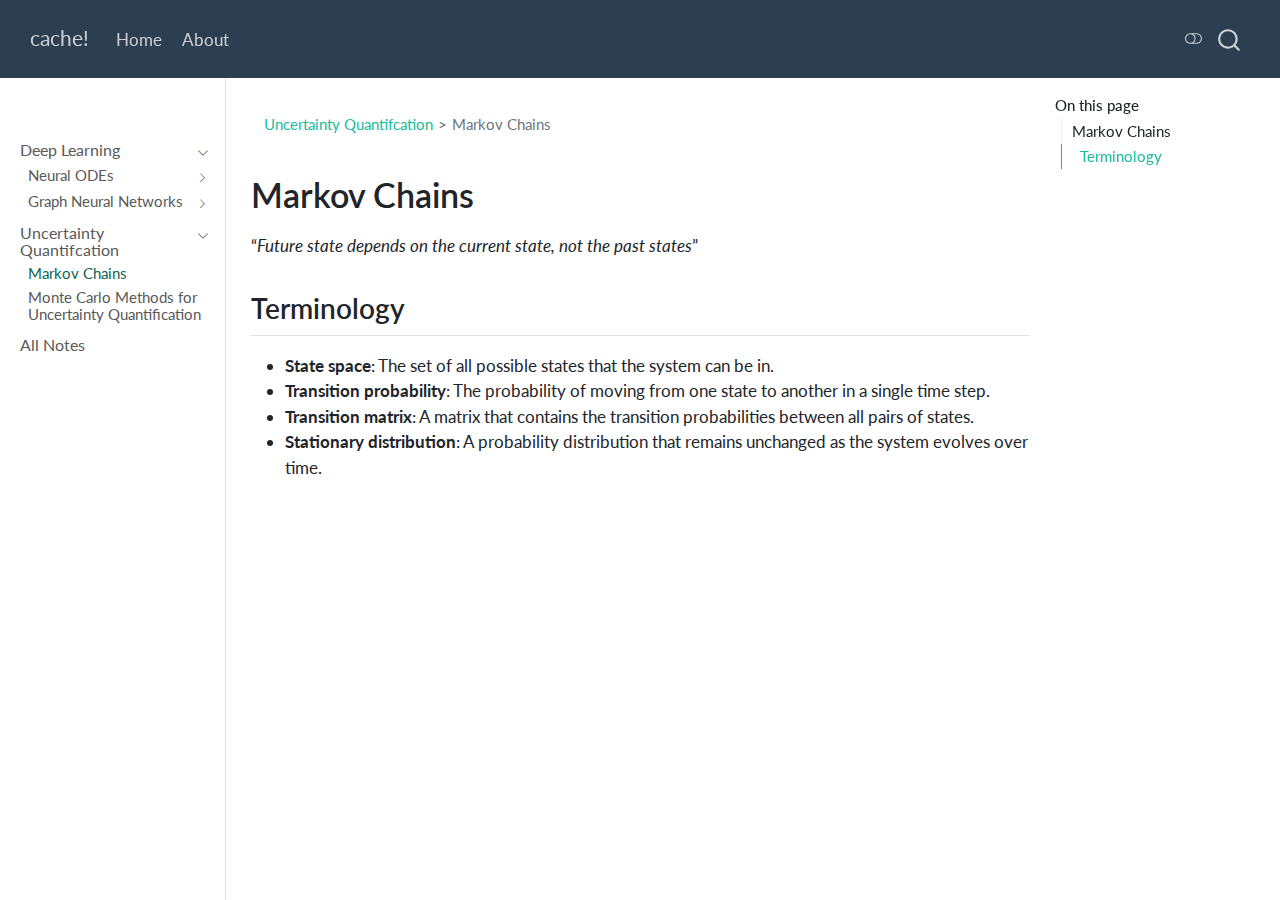
<file: src/uq/markov_chains.html>
<!DOCTYPE html>
<html xmlns="http://www.w3.org/1999/xhtml" lang="en" xml:lang="en"><head>

<meta charset="utf-8">
<meta name="generator" content="quarto-1.8.27">

<meta name="viewport" content="width=device-width, initial-scale=1.0, user-scalable=yes">


<title>markov_chains – cache!</title>
<style>
code{white-space: pre-wrap;}
span.smallcaps{font-variant: small-caps;}
div.columns{display: flex; gap: min(4vw, 1.5em);}
div.column{flex: auto; overflow-x: auto;}
div.hanging-indent{margin-left: 1.5em; text-indent: -1.5em;}
ul.task-list{list-style: none;}
ul.task-list li input[type="checkbox"] {
  width: 0.8em;
  margin: 0 0.8em 0.2em -1em; /* quarto-specific, see https://github.com/quarto-dev/quarto-cli/issues/4556 */ 
  vertical-align: middle;
}
</style>


<script src="../../site_libs/quarto-nav/quarto-nav.js"></script>
<script src="../../site_libs/quarto-nav/headroom.min.js"></script>
<script src="../../site_libs/clipboard/clipboard.min.js"></script>
<script src="../../site_libs/quarto-search/autocomplete.umd.js"></script>
<script src="../../site_libs/quarto-search/fuse.min.js"></script>
<script src="../../site_libs/quarto-search/quarto-search.js"></script>
<meta name="quarto:offset" content="../../">
<script src="../../site_libs/quarto-html/quarto.js" type="module"></script>
<script src="../../site_libs/quarto-html/tabsets/tabsets.js" type="module"></script>
<script src="../../site_libs/quarto-html/axe/axe-check.js" type="module"></script>
<script src="../../site_libs/quarto-html/popper.min.js"></script>
<script src="../../site_libs/quarto-html/tippy.umd.min.js"></script>
<script src="../../site_libs/quarto-html/anchor.min.js"></script>
<link href="../../site_libs/quarto-html/tippy.css" rel="stylesheet">
<link href="../../site_libs/quarto-html/quarto-syntax-highlighting-ed96de9b727972fe78a7b5d16c58bf87.css" rel="stylesheet" class="quarto-color-scheme" id="quarto-text-highlighting-styles">
<link href="../../site_libs/quarto-html/quarto-syntax-highlighting-dark-4d9afe2b8d18ee9fa5d0d57b5ed4214d.css" rel="stylesheet" class="quarto-color-scheme quarto-color-alternate" id="quarto-text-highlighting-styles">
<link href="../../site_libs/quarto-html/quarto-syntax-highlighting-ed96de9b727972fe78a7b5d16c58bf87.css" rel="stylesheet" class="quarto-color-scheme-extra" id="quarto-text-highlighting-styles">
<script src="../../site_libs/bootstrap/bootstrap.min.js"></script>
<link href="../../site_libs/bootstrap/bootstrap-icons.css" rel="stylesheet">
<link href="../../site_libs/bootstrap/bootstrap-e079c86a2349e7ecadda844b18072de8.min.css" rel="stylesheet" append-hash="true" class="quarto-color-scheme" id="quarto-bootstrap" data-mode="light">
<link href="../../site_libs/bootstrap/bootstrap-dark-6b74d00bf9800a17f7fea13582486bf4.min.css" rel="stylesheet" append-hash="true" class="quarto-color-scheme quarto-color-alternate" id="quarto-bootstrap" data-mode="dark">
<link href="../../site_libs/bootstrap/bootstrap-e079c86a2349e7ecadda844b18072de8.min.css" rel="stylesheet" append-hash="true" class="quarto-color-scheme-extra" id="quarto-bootstrap" data-mode="light">
<script id="quarto-search-options" type="application/json">{
  "location": "navbar",
  "copy-button": false,
  "collapse-after": 3,
  "panel-placement": "end",
  "type": "overlay",
  "limit": 50,
  "keyboard-shortcut": [
    "f",
    "/",
    "s"
  ],
  "show-item-context": false,
  "language": {
    "search-no-results-text": "No results",
    "search-matching-documents-text": "matching documents",
    "search-copy-link-title": "Copy link to search",
    "search-hide-matches-text": "Hide additional matches",
    "search-more-match-text": "more match in this document",
    "search-more-matches-text": "more matches in this document",
    "search-clear-button-title": "Clear",
    "search-text-placeholder": "",
    "search-detached-cancel-button-title": "Cancel",
    "search-submit-button-title": "Submit",
    "search-label": "Search"
  }
}</script>


</head>

<body class="nav-sidebar docked nav-fixed quarto-light"><script id="quarto-html-before-body" type="application/javascript">
    const toggleBodyColorMode = (bsSheetEl) => {
      const mode = bsSheetEl.getAttribute("data-mode");
      const bodyEl = window.document.querySelector("body");
      if (mode === "dark") {
        bodyEl.classList.add("quarto-dark");
        bodyEl.classList.remove("quarto-light");
      } else {
        bodyEl.classList.add("quarto-light");
        bodyEl.classList.remove("quarto-dark");
      }
    }
    const toggleBodyColorPrimary = () => {
      const bsSheetEl = window.document.querySelector("link#quarto-bootstrap:not([rel=disabled-stylesheet])");
      if (bsSheetEl) {
        toggleBodyColorMode(bsSheetEl);
      }
    }
    const setColorSchemeToggle = (alternate) => {
      const toggles = window.document.querySelectorAll('.quarto-color-scheme-toggle');
      for (let i=0; i < toggles.length; i++) {
        const toggle = toggles[i];
        if (toggle) {
          if (alternate) {
            toggle.classList.add("alternate");
          } else {
            toggle.classList.remove("alternate");
          }
        }
      }
    };
    const toggleColorMode = (alternate) => {
      // Switch the stylesheets
      const primaryStylesheets = window.document.querySelectorAll('link.quarto-color-scheme:not(.quarto-color-alternate)');
      const alternateStylesheets = window.document.querySelectorAll('link.quarto-color-scheme.quarto-color-alternate');
      manageTransitions('#quarto-margin-sidebar .nav-link', false);
      if (alternate) {
        // note: dark is layered on light, we don't disable primary!
        enableStylesheet(alternateStylesheets);
        for (const sheetNode of alternateStylesheets) {
          if (sheetNode.id === "quarto-bootstrap") {
            toggleBodyColorMode(sheetNode);
          }
        }
      } else {
        disableStylesheet(alternateStylesheets);
        enableStylesheet(primaryStylesheets)
        toggleBodyColorPrimary();
      }
      manageTransitions('#quarto-margin-sidebar .nav-link', true);
      // Switch the toggles
      setColorSchemeToggle(alternate)
      // Hack to workaround the fact that safari doesn't
      // properly recolor the scrollbar when toggling (#1455)
      if (navigator.userAgent.indexOf('Safari') > 0 && navigator.userAgent.indexOf('Chrome') == -1) {
        manageTransitions("body", false);
        window.scrollTo(0, 1);
        setTimeout(() => {
          window.scrollTo(0, 0);
          manageTransitions("body", true);
        }, 40);
      }
    }
    const disableStylesheet = (stylesheets) => {
      for (let i=0; i < stylesheets.length; i++) {
        const stylesheet = stylesheets[i];
        stylesheet.rel = 'disabled-stylesheet';
      }
    }
    const enableStylesheet = (stylesheets) => {
      for (let i=0; i < stylesheets.length; i++) {
        const stylesheet = stylesheets[i];
        if(stylesheet.rel !== 'stylesheet') { // for Chrome, which will still FOUC without this check
          stylesheet.rel = 'stylesheet';
        }
      }
    }
    const manageTransitions = (selector, allowTransitions) => {
      const els = window.document.querySelectorAll(selector);
      for (let i=0; i < els.length; i++) {
        const el = els[i];
        if (allowTransitions) {
          el.classList.remove('notransition');
        } else {
          el.classList.add('notransition');
        }
      }
    }
    const isFileUrl = () => {
      return window.location.protocol === 'file:';
    }
    const hasAlternateSentinel = () => {
      let styleSentinel = getColorSchemeSentinel();
      if (styleSentinel !== null) {
        return styleSentinel === "alternate";
      } else {
        return false;
      }
    }
    const setStyleSentinel = (alternate) => {
      const value = alternate ? "alternate" : "default";
      if (!isFileUrl()) {
        window.localStorage.setItem("quarto-color-scheme", value);
      } else {
        localAlternateSentinel = value;
      }
    }
    const getColorSchemeSentinel = () => {
      if (!isFileUrl()) {
        const storageValue = window.localStorage.getItem("quarto-color-scheme");
        return storageValue != null ? storageValue : localAlternateSentinel;
      } else {
        return localAlternateSentinel;
      }
    }
    const toggleGiscusIfUsed = (isAlternate, darkModeDefault) => {
      const baseTheme = document.querySelector('#giscus-base-theme')?.value ?? 'light';
      const alternateTheme = document.querySelector('#giscus-alt-theme')?.value ?? 'dark';
      let newTheme = '';
      if(authorPrefersDark) {
        newTheme = isAlternate ? baseTheme : alternateTheme;
      } else {
        newTheme = isAlternate ? alternateTheme : baseTheme;
      }
      const changeGiscusTheme = () => {
        // From: https://github.com/giscus/giscus/issues/336
        const sendMessage = (message) => {
          const iframe = document.querySelector('iframe.giscus-frame');
          if (!iframe) return;
          iframe.contentWindow.postMessage({ giscus: message }, 'https://giscus.app');
        }
        sendMessage({
          setConfig: {
            theme: newTheme
          }
        });
      }
      const isGiscussLoaded = window.document.querySelector('iframe.giscus-frame') !== null;
      if (isGiscussLoaded) {
        changeGiscusTheme();
      }
    };
    const authorPrefersDark = false;
    const darkModeDefault = authorPrefersDark;
      document.querySelector('link#quarto-text-highlighting-styles.quarto-color-scheme-extra').rel = 'disabled-stylesheet';
      document.querySelector('link#quarto-bootstrap.quarto-color-scheme-extra').rel = 'disabled-stylesheet';
    let localAlternateSentinel = darkModeDefault ? 'alternate' : 'default';
    // Dark / light mode switch
    window.quartoToggleColorScheme = () => {
      // Read the current dark / light value
      let toAlternate = !hasAlternateSentinel();
      toggleColorMode(toAlternate);
      setStyleSentinel(toAlternate);
      toggleGiscusIfUsed(toAlternate, darkModeDefault);
      window.dispatchEvent(new Event('resize'));
    };
    // Switch to dark mode if need be
    if (hasAlternateSentinel()) {
      toggleColorMode(true);
    } else {
      toggleColorMode(false);
    }
  </script>

<div id="quarto-search-results"></div>
  <header id="quarto-header" class="headroom fixed-top">
    <nav class="navbar navbar-expand-lg " data-bs-theme="dark">
      <div class="navbar-container container-fluid">
      <div class="navbar-brand-container mx-auto">
    <a class="navbar-brand" href="../../index.html">
    <span class="navbar-title">cache!</span>
    </a>
  </div>
            <div id="quarto-search" class="" title="Search"></div>
          <button class="navbar-toggler" type="button" data-bs-toggle="collapse" data-bs-target="#navbarCollapse" aria-controls="navbarCollapse" role="menu" aria-expanded="false" aria-label="Toggle navigation" onclick="if (window.quartoToggleHeadroom) { window.quartoToggleHeadroom(); }">
  <span class="navbar-toggler-icon"></span>
</button>
          <div class="collapse navbar-collapse" id="navbarCollapse">
            <ul class="navbar-nav navbar-nav-scroll me-auto">
  <li class="nav-item">
    <a class="nav-link" href="../../index.html"> 
<span class="menu-text">Home</span></a>
  </li>  
  <li class="nav-item">
    <a class="nav-link" href="https://338rajesh.github.io/"> 
<span class="menu-text">About</span></a>
  </li>  
</ul>
          </div> <!-- /navcollapse -->
            <div class="quarto-navbar-tools">
  <a href="" class="quarto-color-scheme-toggle quarto-navigation-tool  px-1" onclick="window.quartoToggleColorScheme(); return false;" title="Toggle dark mode"><i class="bi"></i></a>
</div>
      </div> <!-- /container-fluid -->
    </nav>
  <nav class="quarto-secondary-nav">
    <div class="container-fluid d-flex">
      <button type="button" class="quarto-btn-toggle btn" data-bs-toggle="collapse" role="button" data-bs-target=".quarto-sidebar-collapse-item" aria-controls="quarto-sidebar" aria-expanded="false" aria-label="Toggle sidebar navigation" onclick="if (window.quartoToggleHeadroom) { window.quartoToggleHeadroom(); }">
        <i class="bi bi-layout-text-sidebar-reverse"></i>
      </button>
        <nav class="quarto-page-breadcrumbs" aria-label="breadcrumb"><ol class="breadcrumb"><li class="breadcrumb-item"><a href="../../src/uq/markov_chains.html">Uncertainty Quantifcation</a></li><li class="breadcrumb-item"><a href="../../src/uq/markov_chains.html">Markov Chains</a></li></ol></nav>
        <a class="flex-grow-1" role="navigation" data-bs-toggle="collapse" data-bs-target=".quarto-sidebar-collapse-item" aria-controls="quarto-sidebar" aria-expanded="false" aria-label="Toggle sidebar navigation" onclick="if (window.quartoToggleHeadroom) { window.quartoToggleHeadroom(); }">      
        </a>
      <button type="button" class="btn quarto-search-button" aria-label="Search" onclick="window.quartoOpenSearch();">
        <i class="bi bi-search"></i>
      </button>
    </div>
  </nav>
</header>
<!-- content -->
<div id="quarto-content" class="quarto-container page-columns page-rows-contents page-layout-article page-navbar">
<!-- sidebar -->
  <nav id="quarto-sidebar" class="sidebar collapse collapse-horizontal quarto-sidebar-collapse-item sidebar-navigation docked overflow-auto">
        <div class="mt-2 flex-shrink-0 align-items-center">
        <div class="sidebar-search">
        <div id="quarto-search" class="" title="Search"></div>
        </div>
        </div>
    <div class="sidebar-menu-container"> 
    <ul class="list-unstyled mt-1">
        <li class="sidebar-item sidebar-item-section">
      <div class="sidebar-item-container"> 
            <a class="sidebar-item-text sidebar-link text-start" data-bs-toggle="collapse" data-bs-target="#quarto-sidebar-section-1" role="navigation" aria-expanded="true">
 <span class="menu-text">Deep Learning</span></a>
          <a class="sidebar-item-toggle text-start" data-bs-toggle="collapse" data-bs-target="#quarto-sidebar-section-1" role="navigation" aria-expanded="true" aria-label="Toggle section">
            <i class="bi bi-chevron-right ms-2"></i>
          </a> 
      </div>
      <ul id="quarto-sidebar-section-1" class="collapse list-unstyled sidebar-section depth1 show">  
          <li class="sidebar-item sidebar-item-section">
      <div class="sidebar-item-container"> 
            <a class="sidebar-item-text sidebar-link text-start collapsed" data-bs-toggle="collapse" data-bs-target="#quarto-sidebar-section-2" role="navigation" aria-expanded="false">
 <span class="menu-text">Neural ODEs</span></a>
          <a class="sidebar-item-toggle text-start collapsed" data-bs-toggle="collapse" data-bs-target="#quarto-sidebar-section-2" role="navigation" aria-expanded="false" aria-label="Toggle section">
            <i class="bi bi-chevron-right ms-2"></i>
          </a> 
      </div>
      <ul id="quarto-sidebar-section-2" class="collapse list-unstyled sidebar-section depth2 ">  
          <li class="sidebar-item">
  <div class="sidebar-item-container"> 
  <a href="../../src/machine_learning/neural_ode/breathing_ellipse.html" class="sidebar-item-text sidebar-link">
 <span class="menu-text">Breathing Ellipse</span></a>
  </div>
</li>
          <li class="sidebar-item">
  <div class="sidebar-item-container"> 
  <a href="../../src/machine_learning/neural_ode/neural_odes.html" class="sidebar-item-text sidebar-link">
 <span class="menu-text">Neural ODEs</span></a>
  </div>
</li>
          <li class="sidebar-item">
  <div class="sidebar-item-container"> 
  <a href="../../src/machine_learning/neural_ode/resnet.html" class="sidebar-item-text sidebar-link">
 <span class="menu-text">Residual network block</span></a>
  </div>
</li>
      </ul>
  </li>
          <li class="sidebar-item sidebar-item-section">
      <div class="sidebar-item-container"> 
            <a class="sidebar-item-text sidebar-link text-start collapsed" data-bs-toggle="collapse" data-bs-target="#quarto-sidebar-section-3" role="navigation" aria-expanded="false">
 <span class="menu-text">Graph Neural Networks</span></a>
          <a class="sidebar-item-toggle text-start collapsed" data-bs-toggle="collapse" data-bs-target="#quarto-sidebar-section-3" role="navigation" aria-expanded="false" aria-label="Toggle section">
            <i class="bi bi-chevron-right ms-2"></i>
          </a> 
      </div>
      <ul id="quarto-sidebar-section-3" class="collapse list-unstyled sidebar-section depth2 ">  
          <li class="sidebar-item">
  <div class="sidebar-item-container"> 
  <a href="../../src/machine_learning/gnns/quadtree_compression.html" class="sidebar-item-text sidebar-link">
 <span class="menu-text">Synthetic Image Compression</span></a>
  </div>
</li>
      </ul>
  </li>
      </ul>
  </li>
        <li class="sidebar-item sidebar-item-section">
      <div class="sidebar-item-container"> 
            <a class="sidebar-item-text sidebar-link text-start" data-bs-toggle="collapse" data-bs-target="#quarto-sidebar-section-4" role="navigation" aria-expanded="true">
 <span class="menu-text">Uncertainty Quantifcation</span></a>
          <a class="sidebar-item-toggle text-start" data-bs-toggle="collapse" data-bs-target="#quarto-sidebar-section-4" role="navigation" aria-expanded="true" aria-label="Toggle section">
            <i class="bi bi-chevron-right ms-2"></i>
          </a> 
      </div>
      <ul id="quarto-sidebar-section-4" class="collapse list-unstyled sidebar-section depth1 show">  
          <li class="sidebar-item">
  <div class="sidebar-item-container"> 
  <a href="../../src/uq/markov_chains.html" class="sidebar-item-text sidebar-link active">
 <span class="menu-text">Markov Chains</span></a>
  </div>
</li>
          <li class="sidebar-item">
  <div class="sidebar-item-container"> 
  <a href="../../src/uq/mcmc.html" class="sidebar-item-text sidebar-link">
 <span class="menu-text">Monte Carlo Methods for Uncertainty Quantification</span></a>
  </div>
</li>
      </ul>
  </li>
        <li class="sidebar-item">
  <div class="sidebar-item-container"> 
  <a href="../../notes.html" class="sidebar-item-text sidebar-link">
 <span class="menu-text">All Notes</span></a>
  </div>
</li>
    </ul>
    </div>
</nav>
<div id="quarto-sidebar-glass" class="quarto-sidebar-collapse-item" data-bs-toggle="collapse" data-bs-target=".quarto-sidebar-collapse-item"></div>
<!-- margin-sidebar -->
    <div id="quarto-margin-sidebar" class="sidebar margin-sidebar">
        <nav id="TOC" role="doc-toc" class="toc-active">
    <h2 id="toc-title">On this page</h2>
   
  <ul>
  <li><a href="#markov-chains" id="toc-markov-chains" class="nav-link active" data-scroll-target="#markov-chains">Markov Chains</a>
  <ul class="collapse">
  <li><a href="#terminology" id="toc-terminology" class="nav-link" data-scroll-target="#terminology">Terminology</a></li>
  </ul></li>
  </ul>
</nav>
    </div>
<!-- main -->
<main class="content" id="quarto-document-content"><header id="title-block-header" class="quarto-title-block"><nav class="quarto-page-breadcrumbs quarto-title-breadcrumbs d-none d-lg-block" aria-label="breadcrumb"><ol class="breadcrumb"><li class="breadcrumb-item"><a href="../../src/uq/markov_chains.html">Uncertainty Quantifcation</a></li><li class="breadcrumb-item"><a href="../../src/uq/markov_chains.html">Markov Chains</a></li></ol></nav></header>





<section id="markov-chains" class="level1">
<h1>Markov Chains</h1>
<p>“<em>Future state depends on the current state, not the past states</em>”</p>
<section id="terminology" class="level2">
<h2 class="anchored" data-anchor-id="terminology">Terminology</h2>
<ul>
<li><strong>State space</strong>: The set of all possible states that the system can be in.</li>
<li><strong>Transition probability</strong>: The probability of moving from one state to another in a single time step.</li>
<li><strong>Transition matrix</strong>: A matrix that contains the transition probabilities between all pairs of states.</li>
<li><strong>Stationary distribution</strong>: A probability distribution that remains unchanged as the system evolves over time.</li>
</ul>


</section>
</section>

</main> <!-- /main -->
<script id="quarto-html-after-body" type="application/javascript">
  window.document.addEventListener("DOMContentLoaded", function (event) {
    // Ensure there is a toggle, if there isn't float one in the top right
    if (window.document.querySelector('.quarto-color-scheme-toggle') === null) {
      const a = window.document.createElement('a');
      a.classList.add('top-right');
      a.classList.add('quarto-color-scheme-toggle');
      a.href = "";
      a.onclick = function() { try { window.quartoToggleColorScheme(); } catch {} return false; };
      const i = window.document.createElement("i");
      i.classList.add('bi');
      a.appendChild(i);
      window.document.body.appendChild(a);
    }
    setColorSchemeToggle(hasAlternateSentinel())
    const icon = "";
    const anchorJS = new window.AnchorJS();
    anchorJS.options = {
      placement: 'right',
      icon: icon
    };
    anchorJS.add('.anchored');
    const isCodeAnnotation = (el) => {
      for (const clz of el.classList) {
        if (clz.startsWith('code-annotation-')) {                     
          return true;
        }
      }
      return false;
    }
    const onCopySuccess = function(e) {
      // button target
      const button = e.trigger;
      // don't keep focus
      button.blur();
      // flash "checked"
      button.classList.add('code-copy-button-checked');
      var currentTitle = button.getAttribute("title");
      button.setAttribute("title", "Copied!");
      let tooltip;
      if (window.bootstrap) {
        button.setAttribute("data-bs-toggle", "tooltip");
        button.setAttribute("data-bs-placement", "left");
        button.setAttribute("data-bs-title", "Copied!");
        tooltip = new bootstrap.Tooltip(button, 
          { trigger: "manual", 
            customClass: "code-copy-button-tooltip",
            offset: [0, -8]});
        tooltip.show();    
      }
      setTimeout(function() {
        if (tooltip) {
          tooltip.hide();
          button.removeAttribute("data-bs-title");
          button.removeAttribute("data-bs-toggle");
          button.removeAttribute("data-bs-placement");
        }
        button.setAttribute("title", currentTitle);
        button.classList.remove('code-copy-button-checked');
      }, 1000);
      // clear code selection
      e.clearSelection();
    }
    const getTextToCopy = function(trigger) {
      const outerScaffold = trigger.parentElement.cloneNode(true);
      const codeEl = outerScaffold.querySelector('code');
      for (const childEl of codeEl.children) {
        if (isCodeAnnotation(childEl)) {
          childEl.remove();
        }
      }
      return codeEl.innerText;
    }
    const clipboard = new window.ClipboardJS('.code-copy-button:not([data-in-quarto-modal])', {
      text: getTextToCopy
    });
    clipboard.on('success', onCopySuccess);
    if (window.document.getElementById('quarto-embedded-source-code-modal')) {
      const clipboardModal = new window.ClipboardJS('.code-copy-button[data-in-quarto-modal]', {
        text: getTextToCopy,
        container: window.document.getElementById('quarto-embedded-source-code-modal')
      });
      clipboardModal.on('success', onCopySuccess);
    }
      var localhostRegex = new RegExp(/^(?:http|https):\/\/localhost\:?[0-9]*\//);
      var mailtoRegex = new RegExp(/^mailto:/);
        var filterRegex = new RegExp("https:\/\/338rajesh\.github\.io\/cache\/");
      var isInternal = (href) => {
          return filterRegex.test(href) || localhostRegex.test(href) || mailtoRegex.test(href);
      }
      // Inspect non-navigation links and adorn them if external
     var links = window.document.querySelectorAll('a[href]:not(.nav-link):not(.navbar-brand):not(.toc-action):not(.sidebar-link):not(.sidebar-item-toggle):not(.pagination-link):not(.no-external):not([aria-hidden]):not(.dropdown-item):not(.quarto-navigation-tool):not(.about-link)');
      for (var i=0; i<links.length; i++) {
        const link = links[i];
        if (!isInternal(link.href)) {
          // undo the damage that might have been done by quarto-nav.js in the case of
          // links that we want to consider external
          if (link.dataset.originalHref !== undefined) {
            link.href = link.dataset.originalHref;
          }
        }
      }
    function tippyHover(el, contentFn, onTriggerFn, onUntriggerFn) {
      const config = {
        allowHTML: true,
        maxWidth: 500,
        delay: 100,
        arrow: false,
        appendTo: function(el) {
            return el.parentElement;
        },
        interactive: true,
        interactiveBorder: 10,
        theme: 'quarto',
        placement: 'bottom-start',
      };
      if (contentFn) {
        config.content = contentFn;
      }
      if (onTriggerFn) {
        config.onTrigger = onTriggerFn;
      }
      if (onUntriggerFn) {
        config.onUntrigger = onUntriggerFn;
      }
      window.tippy(el, config); 
    }
    const noterefs = window.document.querySelectorAll('a[role="doc-noteref"]');
    for (var i=0; i<noterefs.length; i++) {
      const ref = noterefs[i];
      tippyHover(ref, function() {
        // use id or data attribute instead here
        let href = ref.getAttribute('data-footnote-href') || ref.getAttribute('href');
        try { href = new URL(href).hash; } catch {}
        const id = href.replace(/^#\/?/, "");
        const note = window.document.getElementById(id);
        if (note) {
          return note.innerHTML;
        } else {
          return "";
        }
      });
    }
    const xrefs = window.document.querySelectorAll('a.quarto-xref');
    const processXRef = (id, note) => {
      // Strip column container classes
      const stripColumnClz = (el) => {
        el.classList.remove("page-full", "page-columns");
        if (el.children) {
          for (const child of el.children) {
            stripColumnClz(child);
          }
        }
      }
      stripColumnClz(note)
      if (id === null || id.startsWith('sec-')) {
        // Special case sections, only their first couple elements
        const container = document.createElement("div");
        if (note.children && note.children.length > 2) {
          container.appendChild(note.children[0].cloneNode(true));
          for (let i = 1; i < note.children.length; i++) {
            const child = note.children[i];
            if (child.tagName === "P" && child.innerText === "") {
              continue;
            } else {
              container.appendChild(child.cloneNode(true));
              break;
            }
          }
          if (window.Quarto?.typesetMath) {
            window.Quarto.typesetMath(container);
          }
          return container.innerHTML
        } else {
          if (window.Quarto?.typesetMath) {
            window.Quarto.typesetMath(note);
          }
          return note.innerHTML;
        }
      } else {
        // Remove any anchor links if they are present
        const anchorLink = note.querySelector('a.anchorjs-link');
        if (anchorLink) {
          anchorLink.remove();
        }
        if (window.Quarto?.typesetMath) {
          window.Quarto.typesetMath(note);
        }
        if (note.classList.contains("callout")) {
          return note.outerHTML;
        } else {
          return note.innerHTML;
        }
      }
    }
    for (var i=0; i<xrefs.length; i++) {
      const xref = xrefs[i];
      tippyHover(xref, undefined, function(instance) {
        instance.disable();
        let url = xref.getAttribute('href');
        let hash = undefined; 
        if (url.startsWith('#')) {
          hash = url;
        } else {
          try { hash = new URL(url).hash; } catch {}
        }
        if (hash) {
          const id = hash.replace(/^#\/?/, "");
          const note = window.document.getElementById(id);
          if (note !== null) {
            try {
              const html = processXRef(id, note.cloneNode(true));
              instance.setContent(html);
            } finally {
              instance.enable();
              instance.show();
            }
          } else {
            // See if we can fetch this
            fetch(url.split('#')[0])
            .then(res => res.text())
            .then(html => {
              const parser = new DOMParser();
              const htmlDoc = parser.parseFromString(html, "text/html");
              const note = htmlDoc.getElementById(id);
              if (note !== null) {
                const html = processXRef(id, note);
                instance.setContent(html);
              } 
            }).finally(() => {
              instance.enable();
              instance.show();
            });
          }
        } else {
          // See if we can fetch a full url (with no hash to target)
          // This is a special case and we should probably do some content thinning / targeting
          fetch(url)
          .then(res => res.text())
          .then(html => {
            const parser = new DOMParser();
            const htmlDoc = parser.parseFromString(html, "text/html");
            const note = htmlDoc.querySelector('main.content');
            if (note !== null) {
              // This should only happen for chapter cross references
              // (since there is no id in the URL)
              // remove the first header
              if (note.children.length > 0 && note.children[0].tagName === "HEADER") {
                note.children[0].remove();
              }
              const html = processXRef(null, note);
              instance.setContent(html);
            } 
          }).finally(() => {
            instance.enable();
            instance.show();
          });
        }
      }, function(instance) {
      });
    }
        let selectedAnnoteEl;
        const selectorForAnnotation = ( cell, annotation) => {
          let cellAttr = 'data-code-cell="' + cell + '"';
          let lineAttr = 'data-code-annotation="' +  annotation + '"';
          const selector = 'span[' + cellAttr + '][' + lineAttr + ']';
          return selector;
        }
        const selectCodeLines = (annoteEl) => {
          const doc = window.document;
          const targetCell = annoteEl.getAttribute("data-target-cell");
          const targetAnnotation = annoteEl.getAttribute("data-target-annotation");
          const annoteSpan = window.document.querySelector(selectorForAnnotation(targetCell, targetAnnotation));
          const lines = annoteSpan.getAttribute("data-code-lines").split(",");
          const lineIds = lines.map((line) => {
            return targetCell + "-" + line;
          })
          let top = null;
          let height = null;
          let parent = null;
          if (lineIds.length > 0) {
              //compute the position of the single el (top and bottom and make a div)
              const el = window.document.getElementById(lineIds[0]);
              top = el.offsetTop;
              height = el.offsetHeight;
              parent = el.parentElement.parentElement;
            if (lineIds.length > 1) {
              const lastEl = window.document.getElementById(lineIds[lineIds.length - 1]);
              const bottom = lastEl.offsetTop + lastEl.offsetHeight;
              height = bottom - top;
            }
            if (top !== null && height !== null && parent !== null) {
              // cook up a div (if necessary) and position it 
              let div = window.document.getElementById("code-annotation-line-highlight");
              if (div === null) {
                div = window.document.createElement("div");
                div.setAttribute("id", "code-annotation-line-highlight");
                div.style.position = 'absolute';
                parent.appendChild(div);
              }
              div.style.top = top - 2 + "px";
              div.style.height = height + 4 + "px";
              div.style.left = 0;
              let gutterDiv = window.document.getElementById("code-annotation-line-highlight-gutter");
              if (gutterDiv === null) {
                gutterDiv = window.document.createElement("div");
                gutterDiv.setAttribute("id", "code-annotation-line-highlight-gutter");
                gutterDiv.style.position = 'absolute';
                const codeCell = window.document.getElementById(targetCell);
                const gutter = codeCell.querySelector('.code-annotation-gutter');
                gutter.appendChild(gutterDiv);
              }
              gutterDiv.style.top = top - 2 + "px";
              gutterDiv.style.height = height + 4 + "px";
            }
            selectedAnnoteEl = annoteEl;
          }
        };
        const unselectCodeLines = () => {
          const elementsIds = ["code-annotation-line-highlight", "code-annotation-line-highlight-gutter"];
          elementsIds.forEach((elId) => {
            const div = window.document.getElementById(elId);
            if (div) {
              div.remove();
            }
          });
          selectedAnnoteEl = undefined;
        };
          // Handle positioning of the toggle
      window.addEventListener(
        "resize",
        throttle(() => {
          elRect = undefined;
          if (selectedAnnoteEl) {
            selectCodeLines(selectedAnnoteEl);
          }
        }, 10)
      );
      function throttle(fn, ms) {
      let throttle = false;
      let timer;
        return (...args) => {
          if(!throttle) { // first call gets through
              fn.apply(this, args);
              throttle = true;
          } else { // all the others get throttled
              if(timer) clearTimeout(timer); // cancel #2
              timer = setTimeout(() => {
                fn.apply(this, args);
                timer = throttle = false;
              }, ms);
          }
        };
      }
        // Attach click handler to the DT
        const annoteDls = window.document.querySelectorAll('dt[data-target-cell]');
        for (const annoteDlNode of annoteDls) {
          annoteDlNode.addEventListener('click', (event) => {
            const clickedEl = event.target;
            if (clickedEl !== selectedAnnoteEl) {
              unselectCodeLines();
              const activeEl = window.document.querySelector('dt[data-target-cell].code-annotation-active');
              if (activeEl) {
                activeEl.classList.remove('code-annotation-active');
              }
              selectCodeLines(clickedEl);
              clickedEl.classList.add('code-annotation-active');
            } else {
              // Unselect the line
              unselectCodeLines();
              clickedEl.classList.remove('code-annotation-active');
            }
          });
        }
    const findCites = (el) => {
      const parentEl = el.parentElement;
      if (parentEl) {
        const cites = parentEl.dataset.cites;
        if (cites) {
          return {
            el,
            cites: cites.split(' ')
          };
        } else {
          return findCites(el.parentElement)
        }
      } else {
        return undefined;
      }
    };
    var bibliorefs = window.document.querySelectorAll('a[role="doc-biblioref"]');
    for (var i=0; i<bibliorefs.length; i++) {
      const ref = bibliorefs[i];
      const citeInfo = findCites(ref);
      if (citeInfo) {
        tippyHover(citeInfo.el, function() {
          var popup = window.document.createElement('div');
          citeInfo.cites.forEach(function(cite) {
            var citeDiv = window.document.createElement('div');
            citeDiv.classList.add('hanging-indent');
            citeDiv.classList.add('csl-entry');
            var biblioDiv = window.document.getElementById('ref-' + cite);
            if (biblioDiv) {
              citeDiv.innerHTML = biblioDiv.innerHTML;
            }
            popup.appendChild(citeDiv);
          });
          return popup.innerHTML;
        });
      }
    }
  });
  </script>
</div> <!-- /content -->




</body></html>
</file>
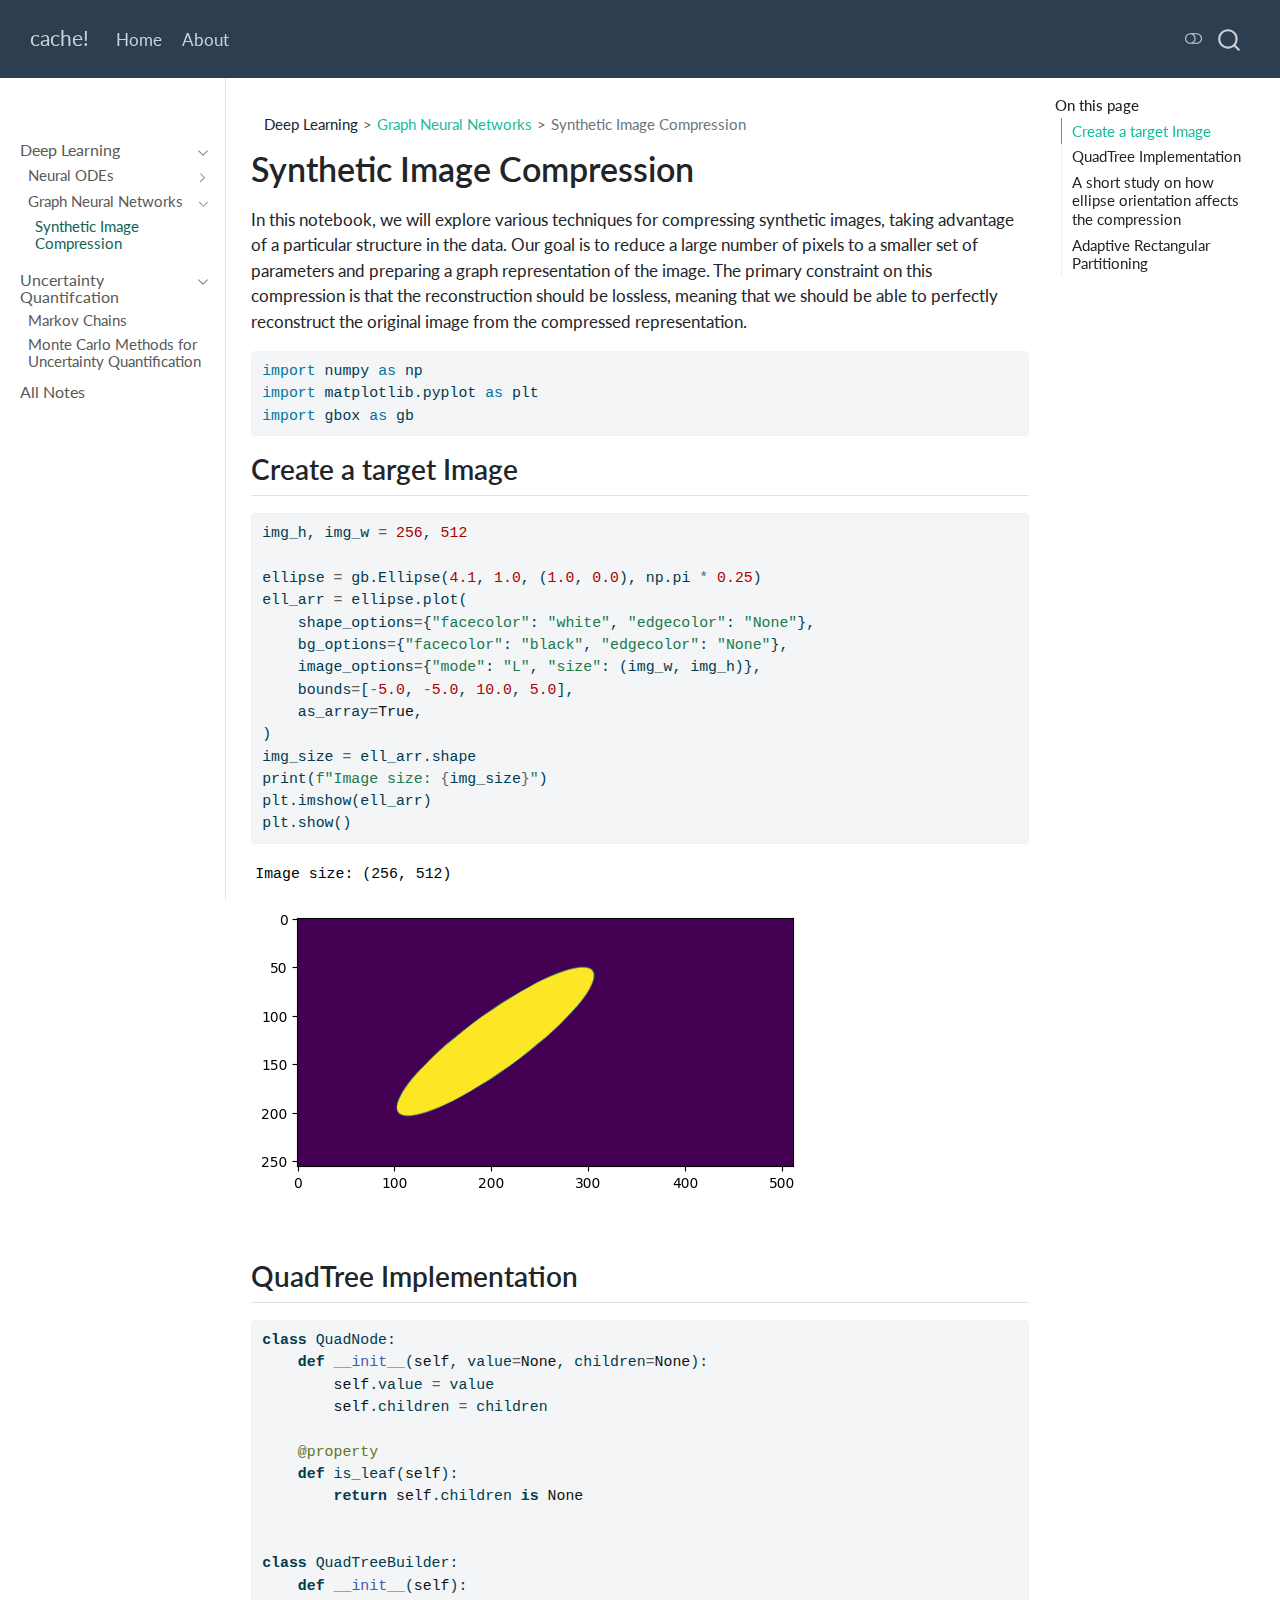
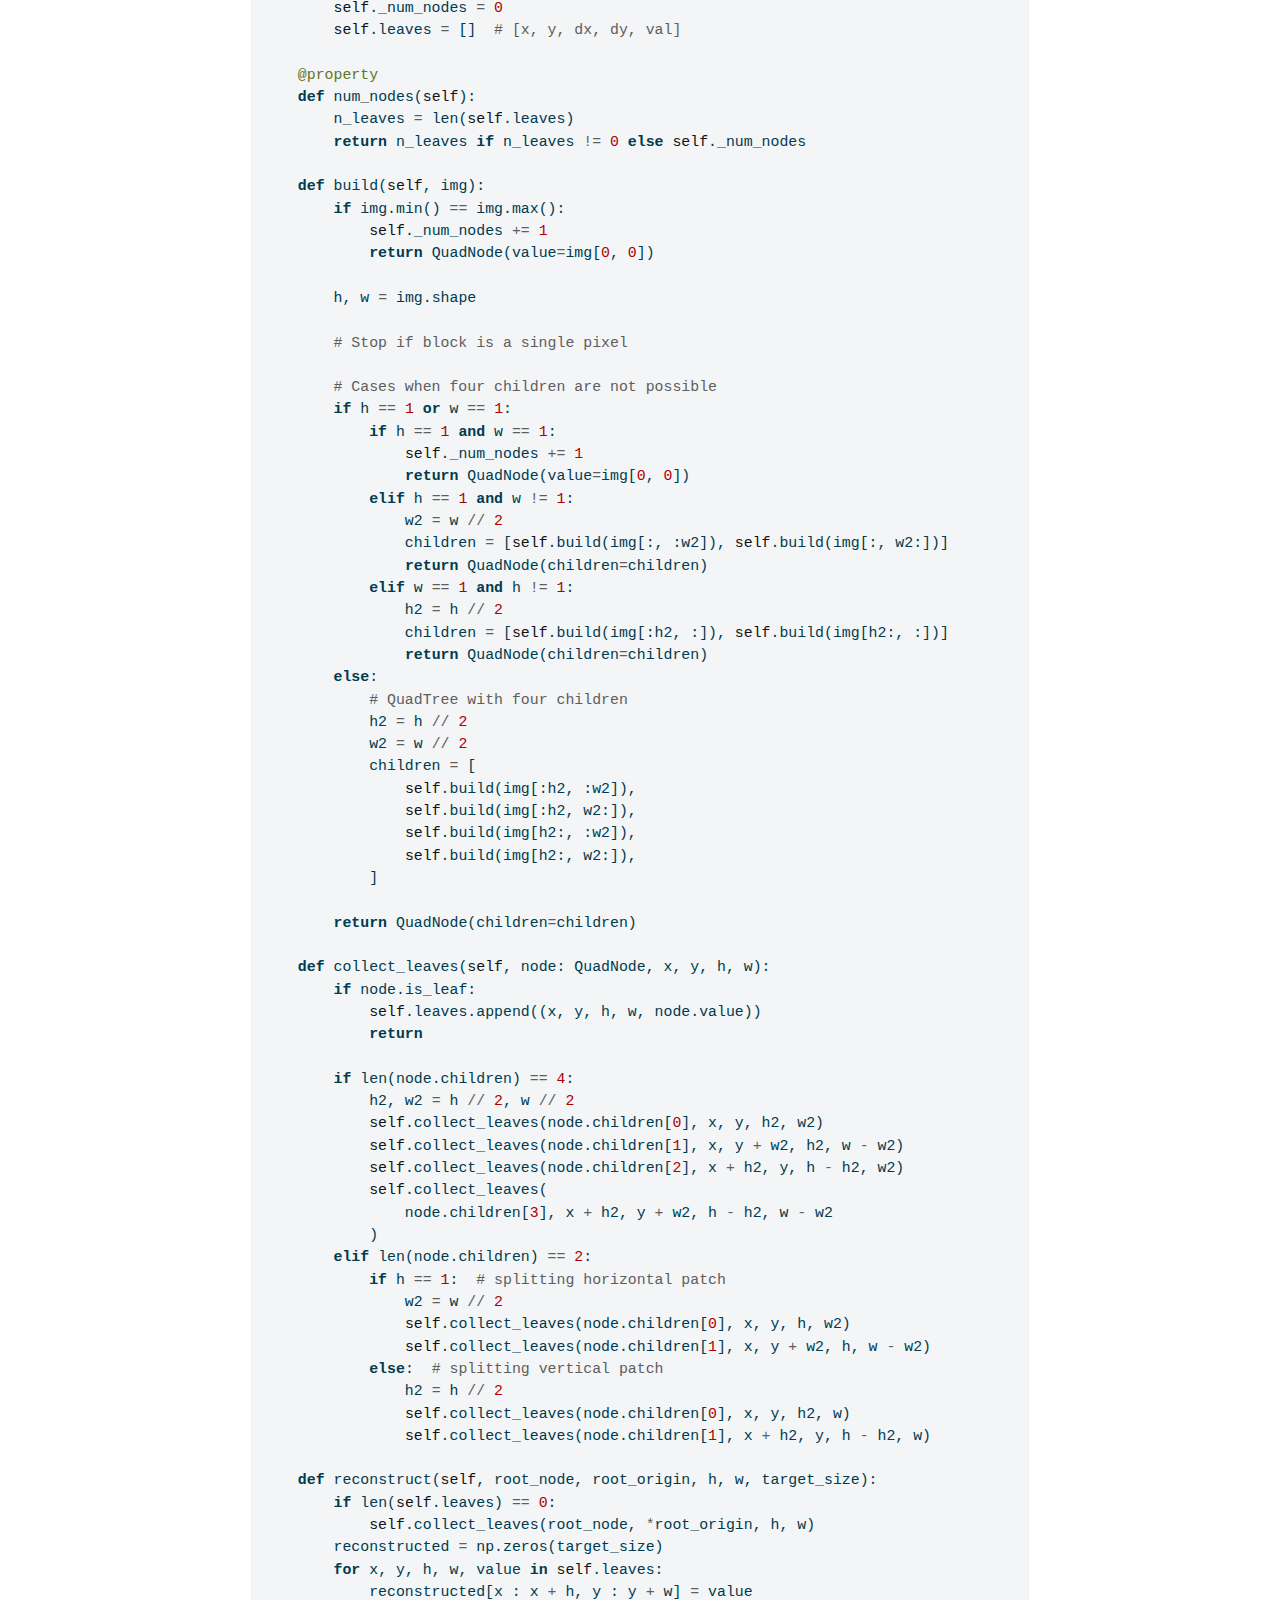
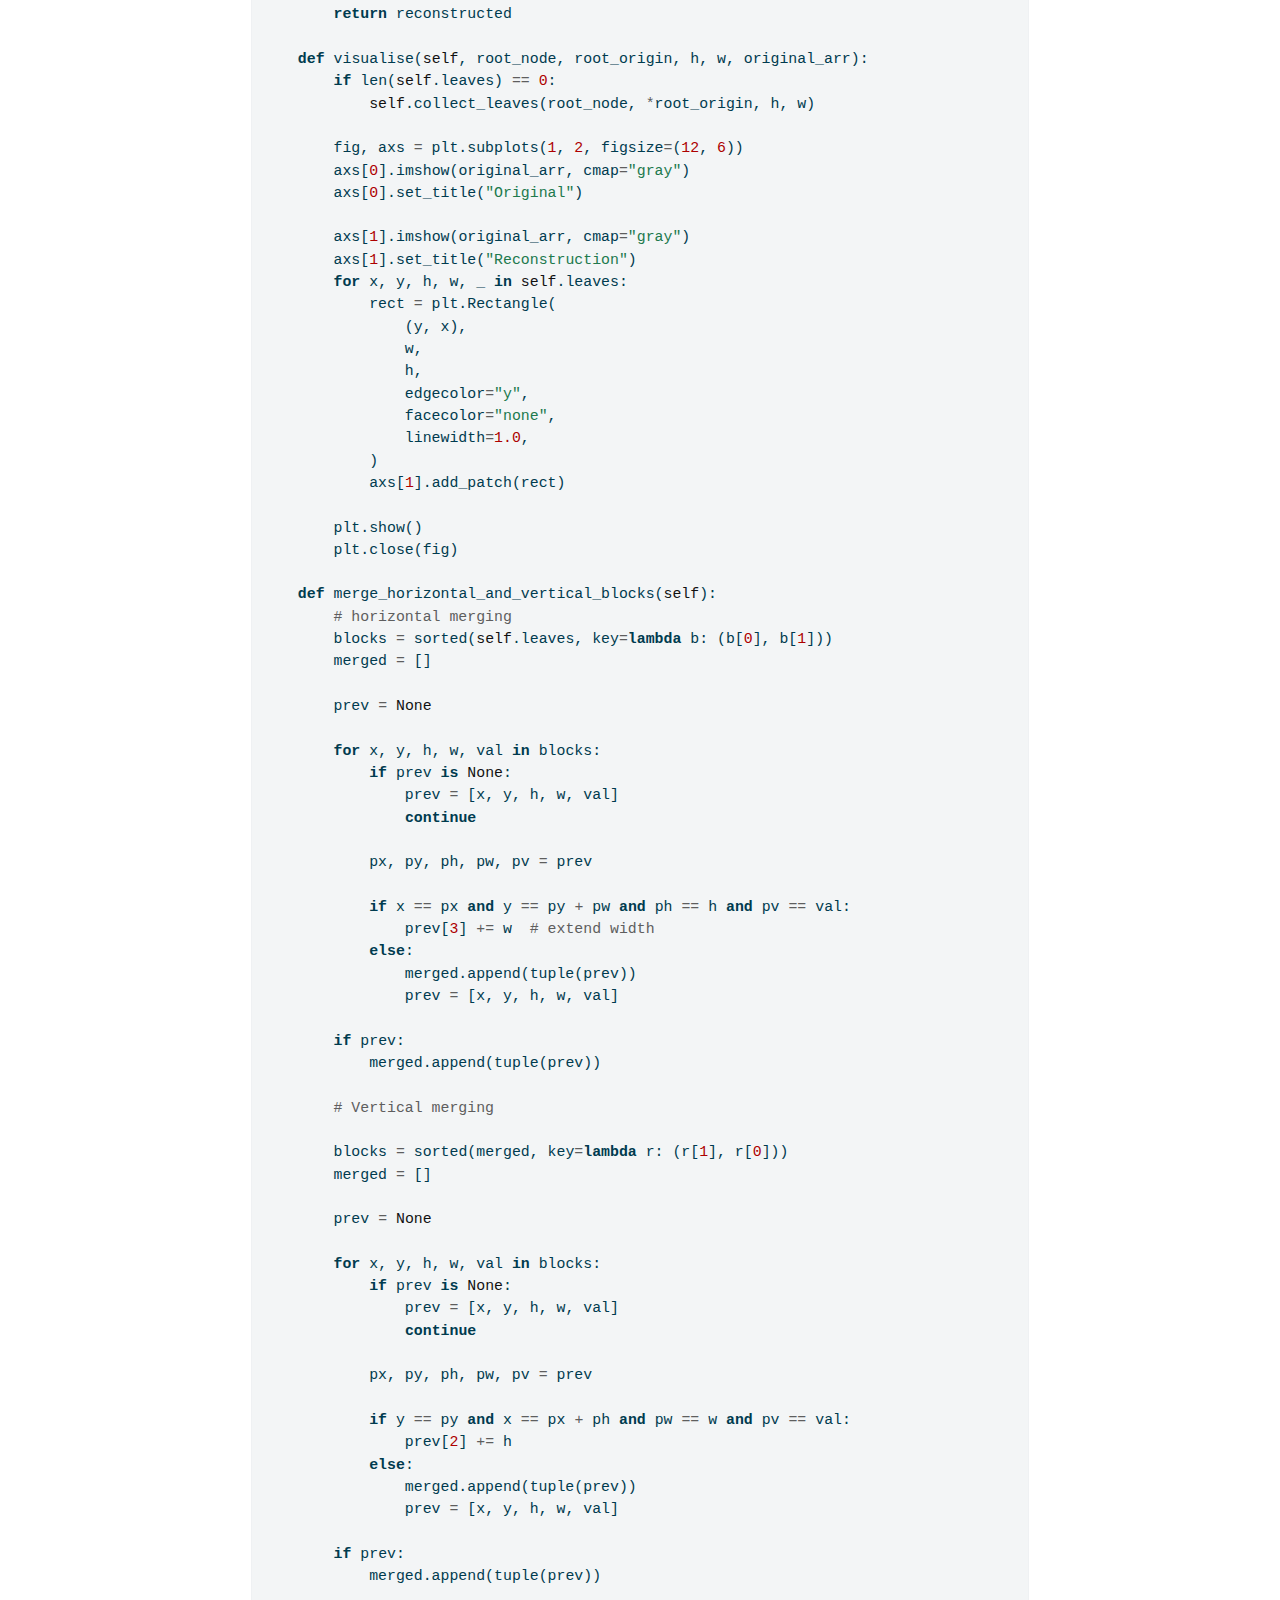
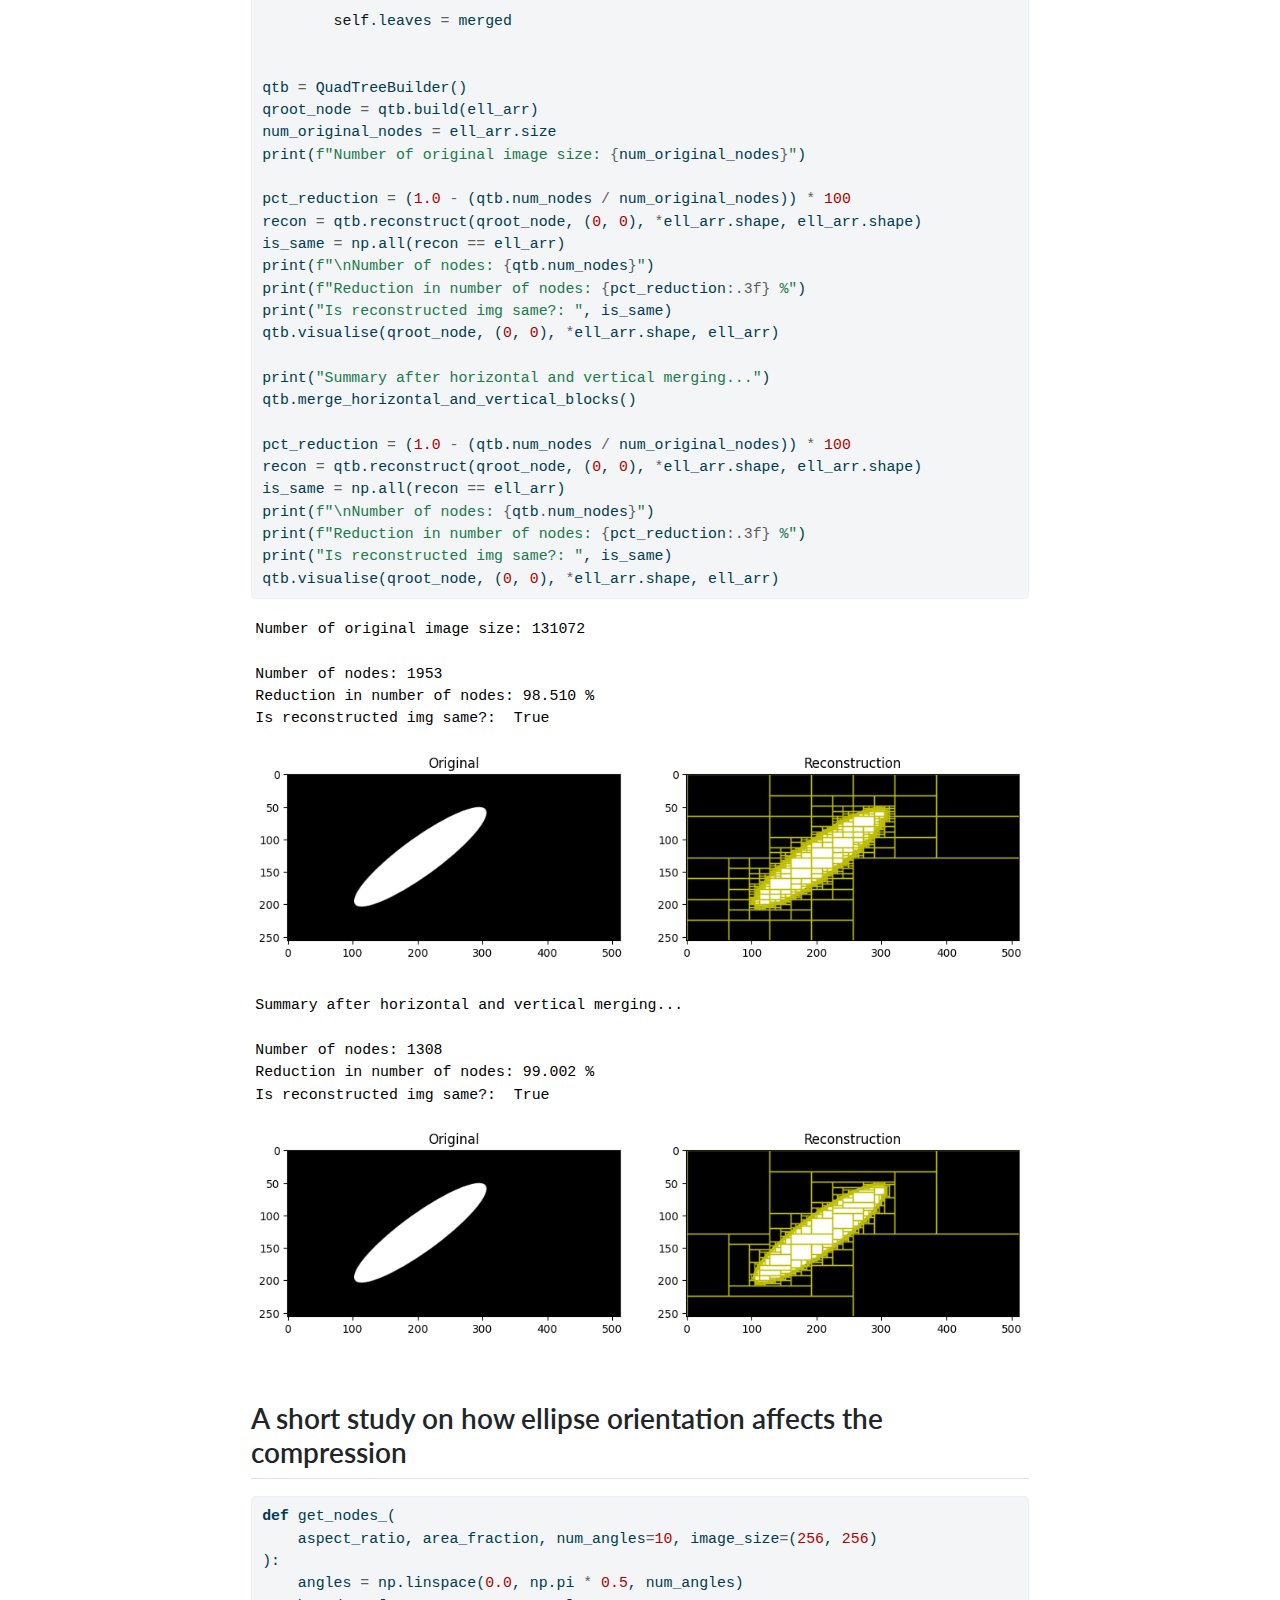
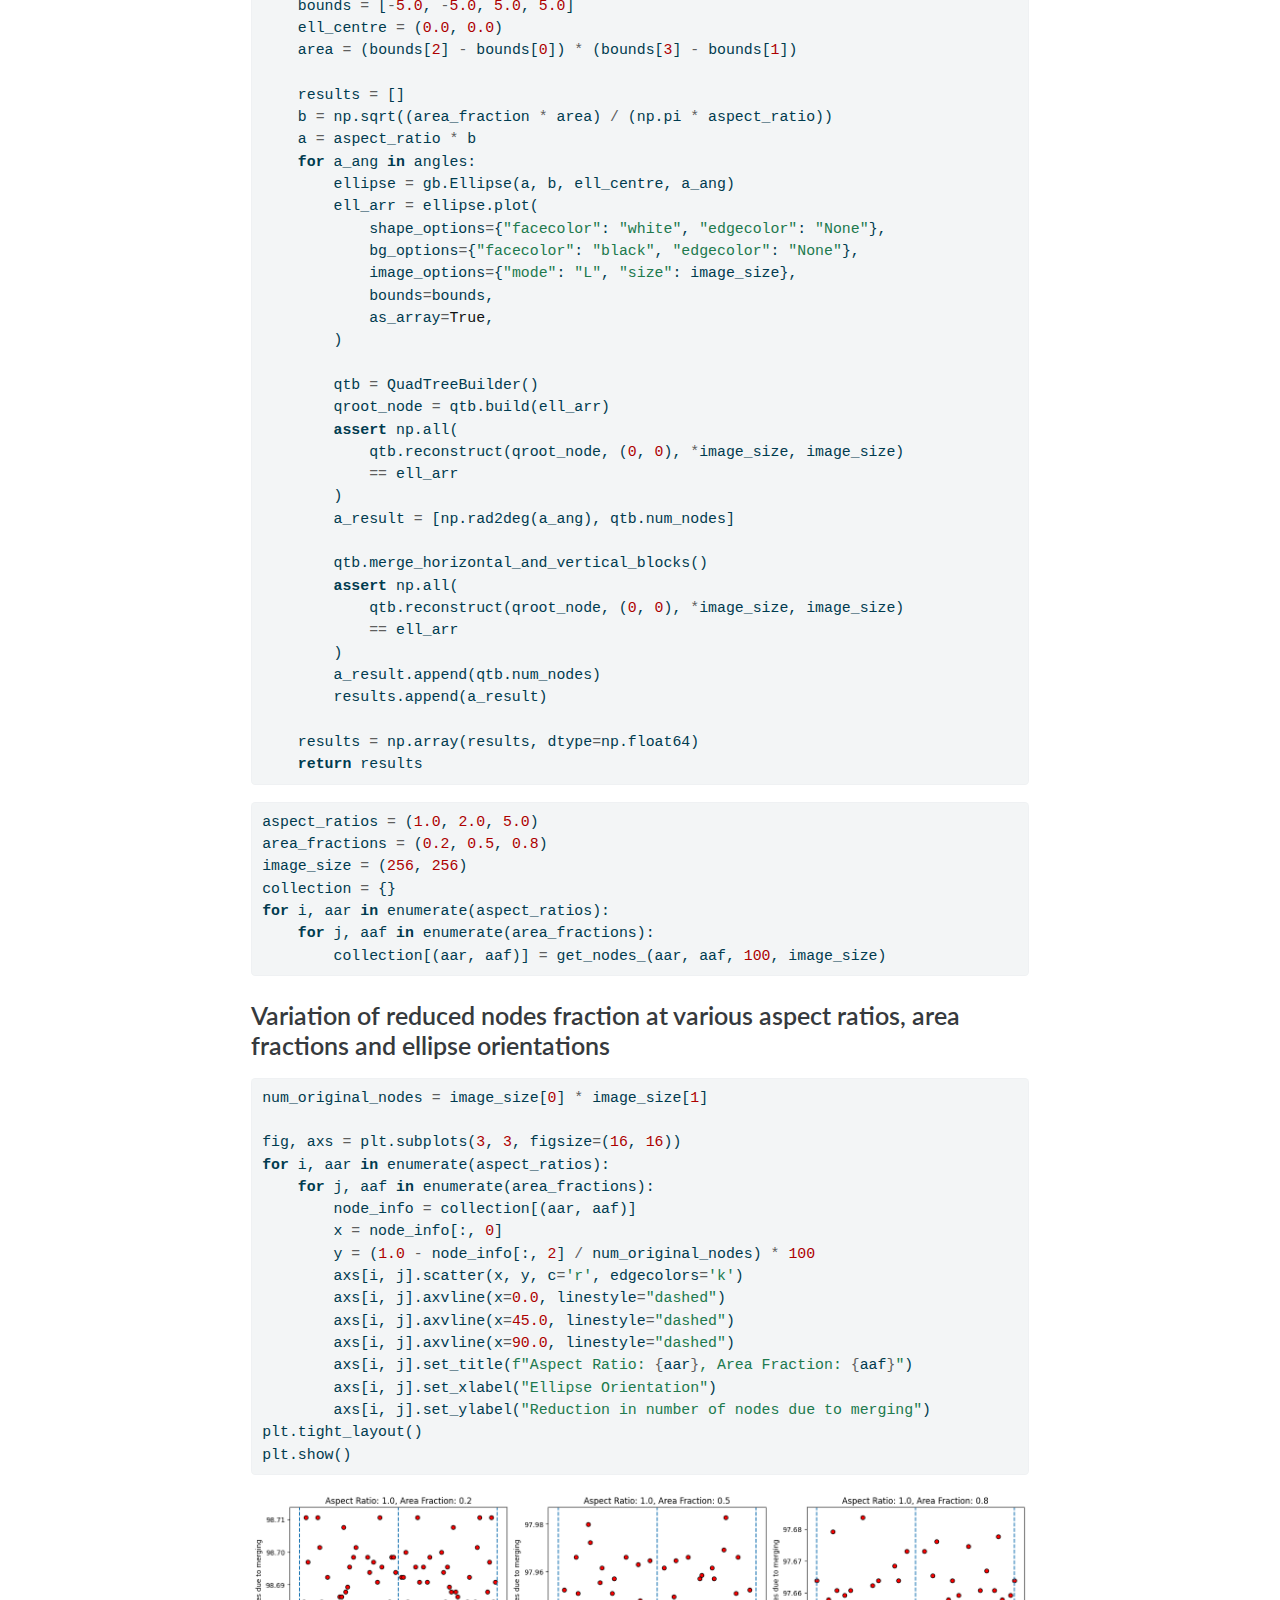
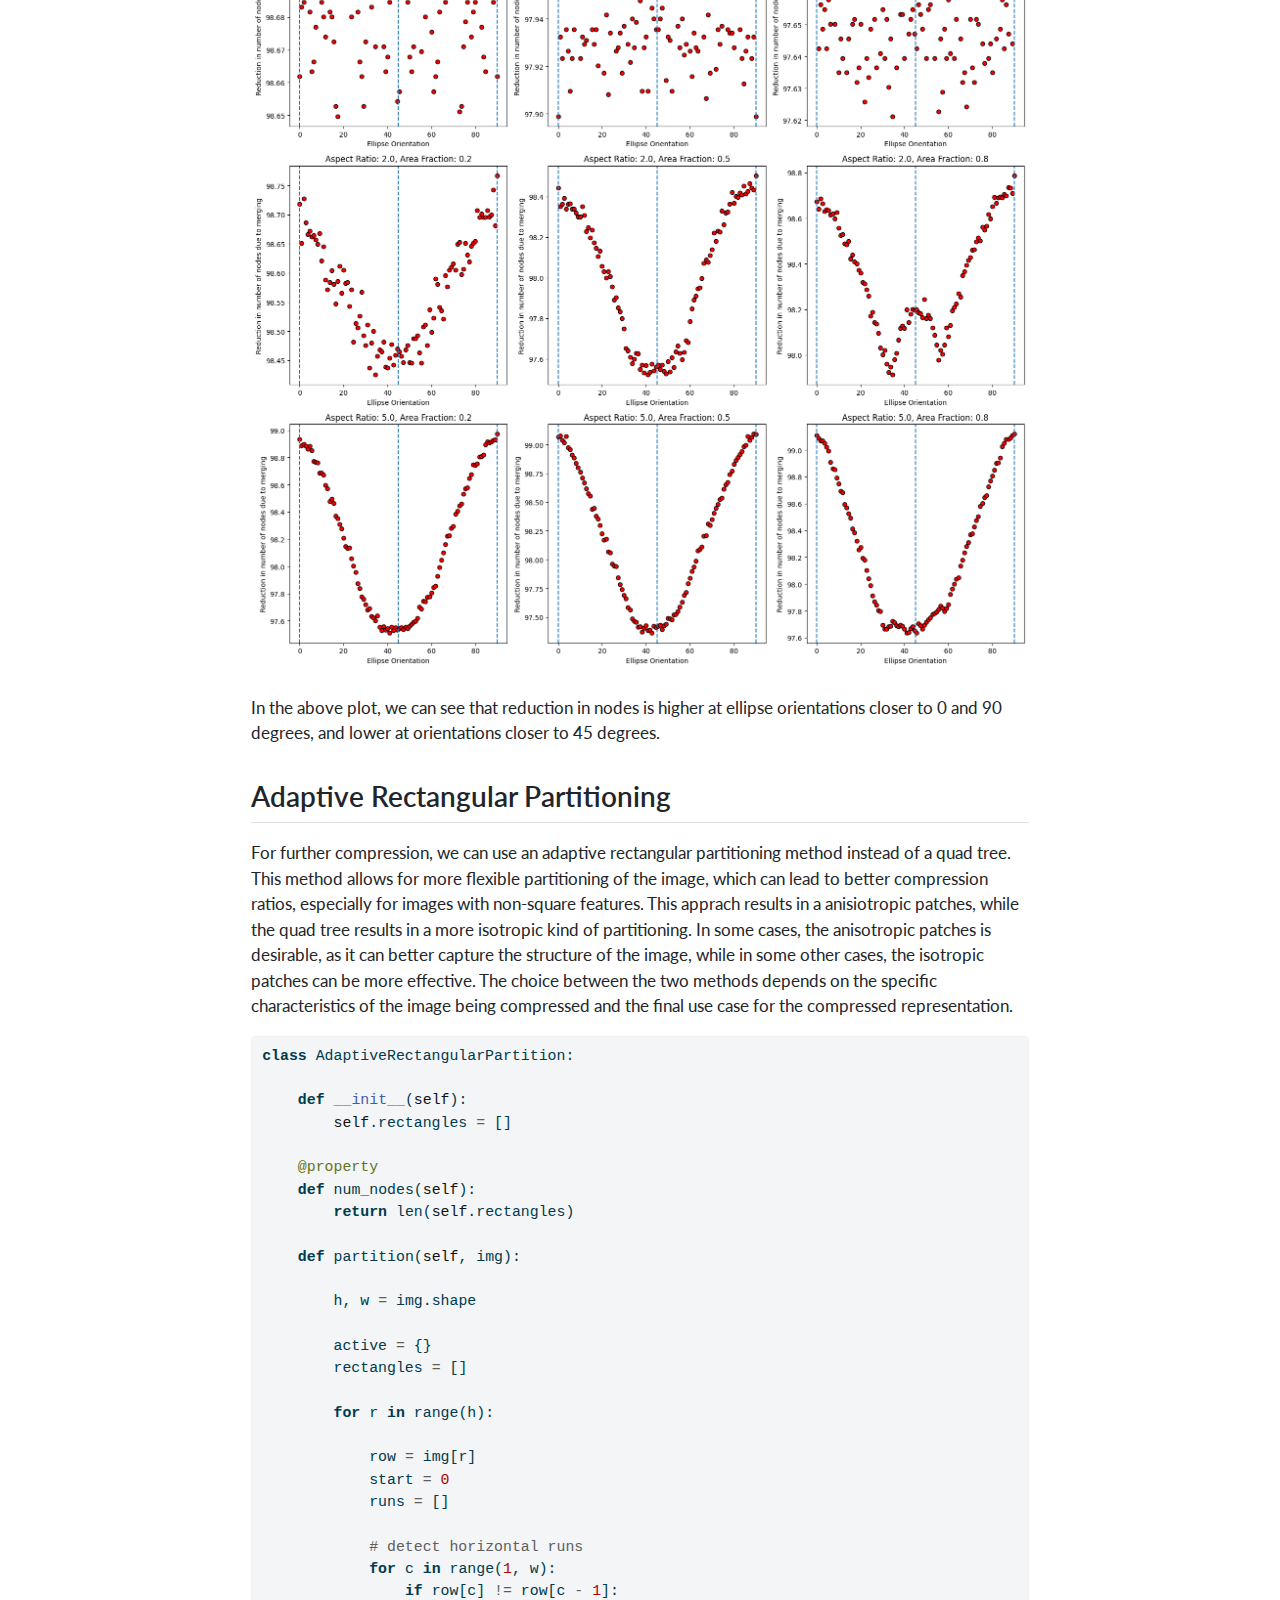
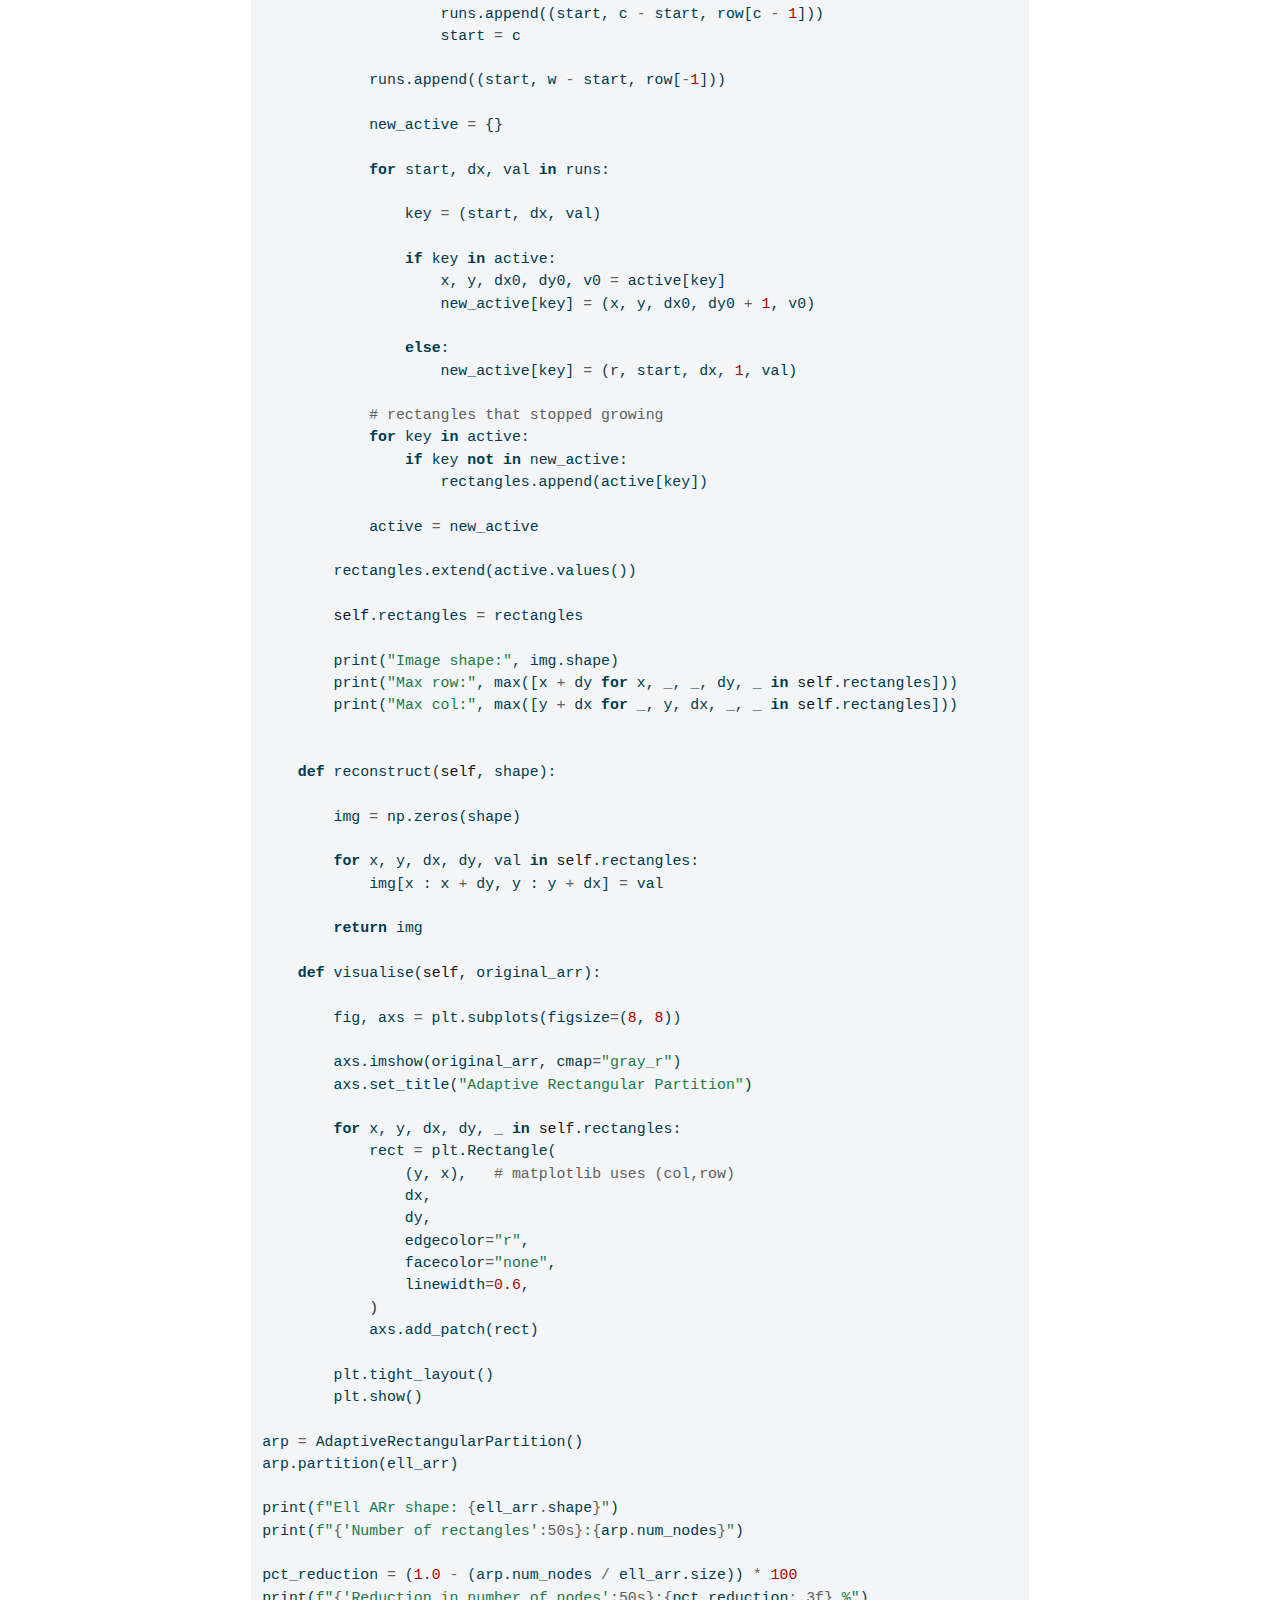
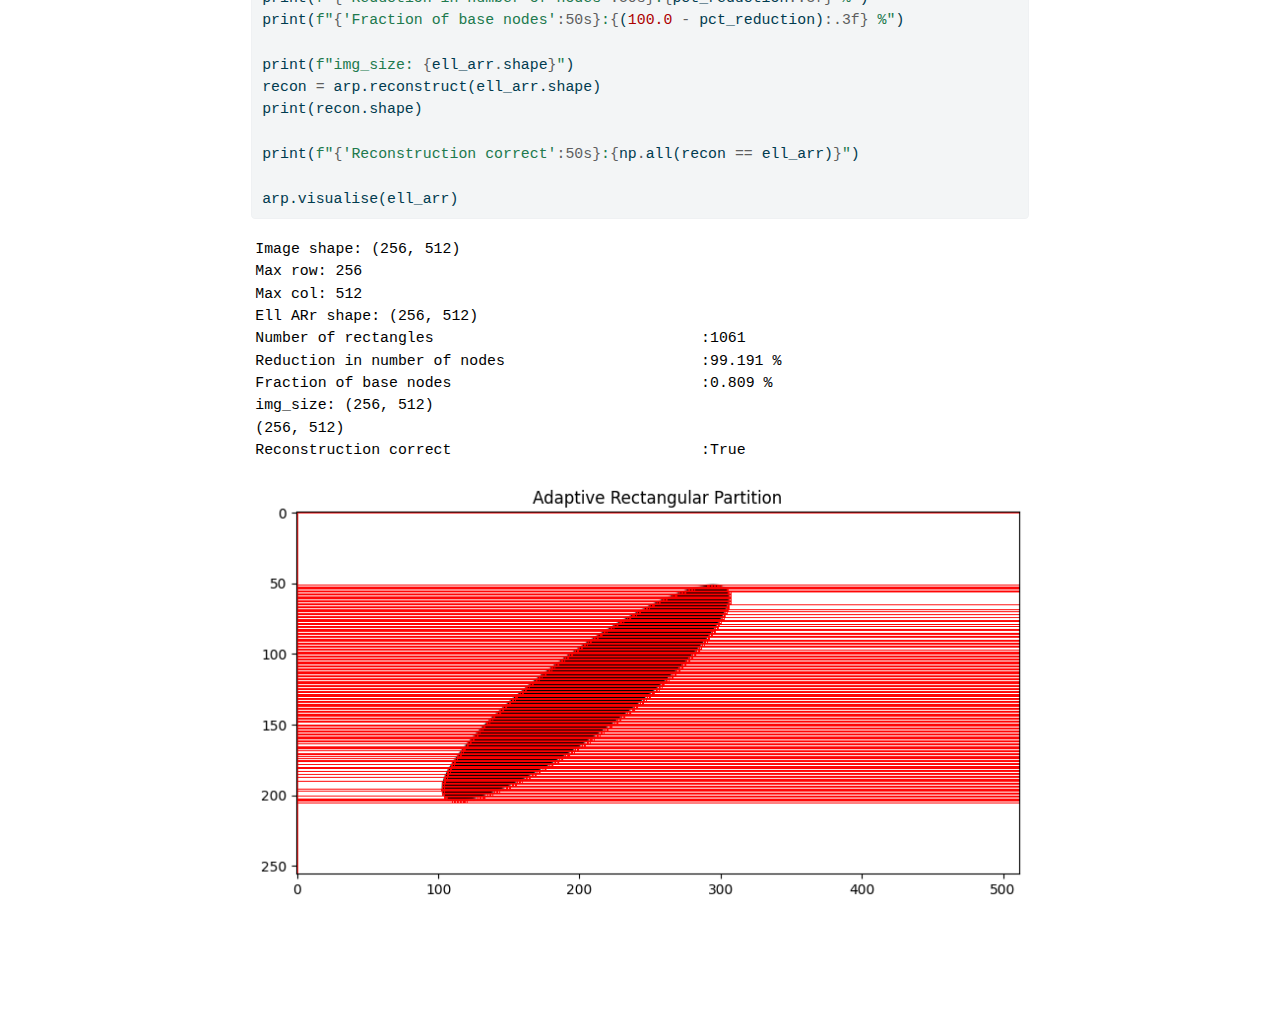
<file: src/machine_learning/gnns/quadtree_compression.html>
<!DOCTYPE html>
<html xmlns="http://www.w3.org/1999/xhtml" lang="en" xml:lang="en"><head>

<meta charset="utf-8">
<meta name="generator" content="quarto-1.8.27">

<meta name="viewport" content="width=device-width, initial-scale=1.0, user-scalable=yes">


<title>Synthetic Image Compression – cache!</title>
<style>
code{white-space: pre-wrap;}
span.smallcaps{font-variant: small-caps;}
div.columns{display: flex; gap: min(4vw, 1.5em);}
div.column{flex: auto; overflow-x: auto;}
div.hanging-indent{margin-left: 1.5em; text-indent: -1.5em;}
ul.task-list{list-style: none;}
ul.task-list li input[type="checkbox"] {
  width: 0.8em;
  margin: 0 0.8em 0.2em -1em; /* quarto-specific, see https://github.com/quarto-dev/quarto-cli/issues/4556 */ 
  vertical-align: middle;
}
/* CSS for syntax highlighting */
html { -webkit-text-size-adjust: 100%; }
pre > code.sourceCode { white-space: pre; position: relative; }
pre > code.sourceCode > span { display: inline-block; line-height: 1.25; }
pre > code.sourceCode > span:empty { height: 1.2em; }
.sourceCode { overflow: visible; }
code.sourceCode > span { color: inherit; text-decoration: inherit; }
div.sourceCode { margin: 1em 0; }
pre.sourceCode { margin: 0; }
@media screen {
div.sourceCode { overflow: auto; }
}
@media print {
pre > code.sourceCode { white-space: pre-wrap; }
pre > code.sourceCode > span { text-indent: -5em; padding-left: 5em; }
}
pre.numberSource code
  { counter-reset: source-line 0; }
pre.numberSource code > span
  { position: relative; left: -4em; counter-increment: source-line; }
pre.numberSource code > span > a:first-child::before
  { content: counter(source-line);
    position: relative; left: -1em; text-align: right; vertical-align: baseline;
    border: none; display: inline-block;
    -webkit-touch-callout: none; -webkit-user-select: none;
    -khtml-user-select: none; -moz-user-select: none;
    -ms-user-select: none; user-select: none;
    padding: 0 4px; width: 4em;
  }
pre.numberSource { margin-left: 3em;  padding-left: 4px; }
div.sourceCode
  {   }
@media screen {
pre > code.sourceCode > span > a:first-child::before { text-decoration: underline; }
}
</style>


<script src="../../../site_libs/quarto-nav/quarto-nav.js"></script>
<script src="../../../site_libs/quarto-nav/headroom.min.js"></script>
<script src="../../../site_libs/clipboard/clipboard.min.js"></script>
<script src="../../../site_libs/quarto-search/autocomplete.umd.js"></script>
<script src="../../../site_libs/quarto-search/fuse.min.js"></script>
<script src="../../../site_libs/quarto-search/quarto-search.js"></script>
<meta name="quarto:offset" content="../../../">
<script src="../../../site_libs/quarto-html/quarto.js" type="module"></script>
<script src="../../../site_libs/quarto-html/tabsets/tabsets.js" type="module"></script>
<script src="../../../site_libs/quarto-html/axe/axe-check.js" type="module"></script>
<script src="../../../site_libs/quarto-html/popper.min.js"></script>
<script src="../../../site_libs/quarto-html/tippy.umd.min.js"></script>
<script src="../../../site_libs/quarto-html/anchor.min.js"></script>
<link href="../../../site_libs/quarto-html/tippy.css" rel="stylesheet">
<link href="../../../site_libs/quarto-html/quarto-syntax-highlighting-ed96de9b727972fe78a7b5d16c58bf87.css" rel="stylesheet" class="quarto-color-scheme" id="quarto-text-highlighting-styles">
<link href="../../../site_libs/quarto-html/quarto-syntax-highlighting-dark-4d9afe2b8d18ee9fa5d0d57b5ed4214d.css" rel="stylesheet" class="quarto-color-scheme quarto-color-alternate" id="quarto-text-highlighting-styles">
<link href="../../../site_libs/quarto-html/quarto-syntax-highlighting-ed96de9b727972fe78a7b5d16c58bf87.css" rel="stylesheet" class="quarto-color-scheme-extra" id="quarto-text-highlighting-styles">
<script src="../../../site_libs/bootstrap/bootstrap.min.js"></script>
<link href="../../../site_libs/bootstrap/bootstrap-icons.css" rel="stylesheet">
<link href="../../../site_libs/bootstrap/bootstrap-e079c86a2349e7ecadda844b18072de8.min.css" rel="stylesheet" append-hash="true" class="quarto-color-scheme" id="quarto-bootstrap" data-mode="light">
<link href="../../../site_libs/bootstrap/bootstrap-dark-6b74d00bf9800a17f7fea13582486bf4.min.css" rel="stylesheet" append-hash="true" class="quarto-color-scheme quarto-color-alternate" id="quarto-bootstrap" data-mode="dark">
<link href="../../../site_libs/bootstrap/bootstrap-e079c86a2349e7ecadda844b18072de8.min.css" rel="stylesheet" append-hash="true" class="quarto-color-scheme-extra" id="quarto-bootstrap" data-mode="light">
<script id="quarto-search-options" type="application/json">{
  "location": "navbar",
  "copy-button": false,
  "collapse-after": 3,
  "panel-placement": "end",
  "type": "overlay",
  "limit": 50,
  "keyboard-shortcut": [
    "f",
    "/",
    "s"
  ],
  "show-item-context": false,
  "language": {
    "search-no-results-text": "No results",
    "search-matching-documents-text": "matching documents",
    "search-copy-link-title": "Copy link to search",
    "search-hide-matches-text": "Hide additional matches",
    "search-more-match-text": "more match in this document",
    "search-more-matches-text": "more matches in this document",
    "search-clear-button-title": "Clear",
    "search-text-placeholder": "",
    "search-detached-cancel-button-title": "Cancel",
    "search-submit-button-title": "Submit",
    "search-label": "Search"
  }
}</script>


</head>

<body class="nav-sidebar docked nav-fixed quarto-light"><script id="quarto-html-before-body" type="application/javascript">
    const toggleBodyColorMode = (bsSheetEl) => {
      const mode = bsSheetEl.getAttribute("data-mode");
      const bodyEl = window.document.querySelector("body");
      if (mode === "dark") {
        bodyEl.classList.add("quarto-dark");
        bodyEl.classList.remove("quarto-light");
      } else {
        bodyEl.classList.add("quarto-light");
        bodyEl.classList.remove("quarto-dark");
      }
    }
    const toggleBodyColorPrimary = () => {
      const bsSheetEl = window.document.querySelector("link#quarto-bootstrap:not([rel=disabled-stylesheet])");
      if (bsSheetEl) {
        toggleBodyColorMode(bsSheetEl);
      }
    }
    const setColorSchemeToggle = (alternate) => {
      const toggles = window.document.querySelectorAll('.quarto-color-scheme-toggle');
      for (let i=0; i < toggles.length; i++) {
        const toggle = toggles[i];
        if (toggle) {
          if (alternate) {
            toggle.classList.add("alternate");
          } else {
            toggle.classList.remove("alternate");
          }
        }
      }
    };
    const toggleColorMode = (alternate) => {
      // Switch the stylesheets
      const primaryStylesheets = window.document.querySelectorAll('link.quarto-color-scheme:not(.quarto-color-alternate)');
      const alternateStylesheets = window.document.querySelectorAll('link.quarto-color-scheme.quarto-color-alternate');
      manageTransitions('#quarto-margin-sidebar .nav-link', false);
      if (alternate) {
        // note: dark is layered on light, we don't disable primary!
        enableStylesheet(alternateStylesheets);
        for (const sheetNode of alternateStylesheets) {
          if (sheetNode.id === "quarto-bootstrap") {
            toggleBodyColorMode(sheetNode);
          }
        }
      } else {
        disableStylesheet(alternateStylesheets);
        enableStylesheet(primaryStylesheets)
        toggleBodyColorPrimary();
      }
      manageTransitions('#quarto-margin-sidebar .nav-link', true);
      // Switch the toggles
      setColorSchemeToggle(alternate)
      // Hack to workaround the fact that safari doesn't
      // properly recolor the scrollbar when toggling (#1455)
      if (navigator.userAgent.indexOf('Safari') > 0 && navigator.userAgent.indexOf('Chrome') == -1) {
        manageTransitions("body", false);
        window.scrollTo(0, 1);
        setTimeout(() => {
          window.scrollTo(0, 0);
          manageTransitions("body", true);
        }, 40);
      }
    }
    const disableStylesheet = (stylesheets) => {
      for (let i=0; i < stylesheets.length; i++) {
        const stylesheet = stylesheets[i];
        stylesheet.rel = 'disabled-stylesheet';
      }
    }
    const enableStylesheet = (stylesheets) => {
      for (let i=0; i < stylesheets.length; i++) {
        const stylesheet = stylesheets[i];
        if(stylesheet.rel !== 'stylesheet') { // for Chrome, which will still FOUC without this check
          stylesheet.rel = 'stylesheet';
        }
      }
    }
    const manageTransitions = (selector, allowTransitions) => {
      const els = window.document.querySelectorAll(selector);
      for (let i=0; i < els.length; i++) {
        const el = els[i];
        if (allowTransitions) {
          el.classList.remove('notransition');
        } else {
          el.classList.add('notransition');
        }
      }
    }
    const isFileUrl = () => {
      return window.location.protocol === 'file:';
    }
    const hasAlternateSentinel = () => {
      let styleSentinel = getColorSchemeSentinel();
      if (styleSentinel !== null) {
        return styleSentinel === "alternate";
      } else {
        return false;
      }
    }
    const setStyleSentinel = (alternate) => {
      const value = alternate ? "alternate" : "default";
      if (!isFileUrl()) {
        window.localStorage.setItem("quarto-color-scheme", value);
      } else {
        localAlternateSentinel = value;
      }
    }
    const getColorSchemeSentinel = () => {
      if (!isFileUrl()) {
        const storageValue = window.localStorage.getItem("quarto-color-scheme");
        return storageValue != null ? storageValue : localAlternateSentinel;
      } else {
        return localAlternateSentinel;
      }
    }
    const toggleGiscusIfUsed = (isAlternate, darkModeDefault) => {
      const baseTheme = document.querySelector('#giscus-base-theme')?.value ?? 'light';
      const alternateTheme = document.querySelector('#giscus-alt-theme')?.value ?? 'dark';
      let newTheme = '';
      if(authorPrefersDark) {
        newTheme = isAlternate ? baseTheme : alternateTheme;
      } else {
        newTheme = isAlternate ? alternateTheme : baseTheme;
      }
      const changeGiscusTheme = () => {
        // From: https://github.com/giscus/giscus/issues/336
        const sendMessage = (message) => {
          const iframe = document.querySelector('iframe.giscus-frame');
          if (!iframe) return;
          iframe.contentWindow.postMessage({ giscus: message }, 'https://giscus.app');
        }
        sendMessage({
          setConfig: {
            theme: newTheme
          }
        });
      }
      const isGiscussLoaded = window.document.querySelector('iframe.giscus-frame') !== null;
      if (isGiscussLoaded) {
        changeGiscusTheme();
      }
    };
    const authorPrefersDark = false;
    const darkModeDefault = authorPrefersDark;
      document.querySelector('link#quarto-text-highlighting-styles.quarto-color-scheme-extra').rel = 'disabled-stylesheet';
      document.querySelector('link#quarto-bootstrap.quarto-color-scheme-extra').rel = 'disabled-stylesheet';
    let localAlternateSentinel = darkModeDefault ? 'alternate' : 'default';
    // Dark / light mode switch
    window.quartoToggleColorScheme = () => {
      // Read the current dark / light value
      let toAlternate = !hasAlternateSentinel();
      toggleColorMode(toAlternate);
      setStyleSentinel(toAlternate);
      toggleGiscusIfUsed(toAlternate, darkModeDefault);
      window.dispatchEvent(new Event('resize'));
    };
    // Switch to dark mode if need be
    if (hasAlternateSentinel()) {
      toggleColorMode(true);
    } else {
      toggleColorMode(false);
    }
  </script>

<div id="quarto-search-results"></div>
  <header id="quarto-header" class="headroom fixed-top">
    <nav class="navbar navbar-expand-lg " data-bs-theme="dark">
      <div class="navbar-container container-fluid">
      <div class="navbar-brand-container mx-auto">
    <a class="navbar-brand" href="../../../index.html">
    <span class="navbar-title">cache!</span>
    </a>
  </div>
            <div id="quarto-search" class="" title="Search"></div>
          <button class="navbar-toggler" type="button" data-bs-toggle="collapse" data-bs-target="#navbarCollapse" aria-controls="navbarCollapse" role="menu" aria-expanded="false" aria-label="Toggle navigation" onclick="if (window.quartoToggleHeadroom) { window.quartoToggleHeadroom(); }">
  <span class="navbar-toggler-icon"></span>
</button>
          <div class="collapse navbar-collapse" id="navbarCollapse">
            <ul class="navbar-nav navbar-nav-scroll me-auto">
  <li class="nav-item">
    <a class="nav-link" href="../../../index.html"> 
<span class="menu-text">Home</span></a>
  </li>  
  <li class="nav-item">
    <a class="nav-link" href="https://338rajesh.github.io/"> 
<span class="menu-text">About</span></a>
  </li>  
</ul>
          </div> <!-- /navcollapse -->
            <div class="quarto-navbar-tools">
  <a href="" class="quarto-color-scheme-toggle quarto-navigation-tool  px-1" onclick="window.quartoToggleColorScheme(); return false;" title="Toggle dark mode"><i class="bi"></i></a>
</div>
      </div> <!-- /container-fluid -->
    </nav>
  <nav class="quarto-secondary-nav">
    <div class="container-fluid d-flex">
      <button type="button" class="quarto-btn-toggle btn" data-bs-toggle="collapse" role="button" data-bs-target=".quarto-sidebar-collapse-item" aria-controls="quarto-sidebar" aria-expanded="false" aria-label="Toggle sidebar navigation" onclick="if (window.quartoToggleHeadroom) { window.quartoToggleHeadroom(); }">
        <i class="bi bi-layout-text-sidebar-reverse"></i>
      </button>
        <nav class="quarto-page-breadcrumbs" aria-label="breadcrumb"><ol class="breadcrumb"><li class="breadcrumb-item">Deep Learning</li><li class="breadcrumb-item"><a href="../../../src/machine_learning/gnns/quadtree_compression.html">Graph Neural Networks</a></li><li class="breadcrumb-item"><a href="../../../src/machine_learning/gnns/quadtree_compression.html">Synthetic Image Compression</a></li></ol></nav>
        <a class="flex-grow-1" role="navigation" data-bs-toggle="collapse" data-bs-target=".quarto-sidebar-collapse-item" aria-controls="quarto-sidebar" aria-expanded="false" aria-label="Toggle sidebar navigation" onclick="if (window.quartoToggleHeadroom) { window.quartoToggleHeadroom(); }">      
        </a>
      <button type="button" class="btn quarto-search-button" aria-label="Search" onclick="window.quartoOpenSearch();">
        <i class="bi bi-search"></i>
      </button>
    </div>
  </nav>
</header>
<!-- content -->
<div id="quarto-content" class="quarto-container page-columns page-rows-contents page-layout-article page-navbar">
<!-- sidebar -->
  <nav id="quarto-sidebar" class="sidebar collapse collapse-horizontal quarto-sidebar-collapse-item sidebar-navigation docked overflow-auto">
        <div class="mt-2 flex-shrink-0 align-items-center">
        <div class="sidebar-search">
        <div id="quarto-search" class="" title="Search"></div>
        </div>
        </div>
    <div class="sidebar-menu-container"> 
    <ul class="list-unstyled mt-1">
        <li class="sidebar-item sidebar-item-section">
      <div class="sidebar-item-container"> 
            <a class="sidebar-item-text sidebar-link text-start" data-bs-toggle="collapse" data-bs-target="#quarto-sidebar-section-1" role="navigation" aria-expanded="true">
 <span class="menu-text">Deep Learning</span></a>
          <a class="sidebar-item-toggle text-start" data-bs-toggle="collapse" data-bs-target="#quarto-sidebar-section-1" role="navigation" aria-expanded="true" aria-label="Toggle section">
            <i class="bi bi-chevron-right ms-2"></i>
          </a> 
      </div>
      <ul id="quarto-sidebar-section-1" class="collapse list-unstyled sidebar-section depth1 show">  
          <li class="sidebar-item sidebar-item-section">
      <div class="sidebar-item-container"> 
            <a class="sidebar-item-text sidebar-link text-start collapsed" data-bs-toggle="collapse" data-bs-target="#quarto-sidebar-section-2" role="navigation" aria-expanded="false">
 <span class="menu-text">Neural ODEs</span></a>
          <a class="sidebar-item-toggle text-start collapsed" data-bs-toggle="collapse" data-bs-target="#quarto-sidebar-section-2" role="navigation" aria-expanded="false" aria-label="Toggle section">
            <i class="bi bi-chevron-right ms-2"></i>
          </a> 
      </div>
      <ul id="quarto-sidebar-section-2" class="collapse list-unstyled sidebar-section depth2 ">  
          <li class="sidebar-item">
  <div class="sidebar-item-container"> 
  <a href="../../../src/machine_learning/neural_ode/breathing_ellipse.html" class="sidebar-item-text sidebar-link">
 <span class="menu-text">Breathing Ellipse</span></a>
  </div>
</li>
          <li class="sidebar-item">
  <div class="sidebar-item-container"> 
  <a href="../../../src/machine_learning/neural_ode/neural_odes.html" class="sidebar-item-text sidebar-link">
 <span class="menu-text">Neural ODEs</span></a>
  </div>
</li>
          <li class="sidebar-item">
  <div class="sidebar-item-container"> 
  <a href="../../../src/machine_learning/neural_ode/resnet.html" class="sidebar-item-text sidebar-link">
 <span class="menu-text">Residual network block</span></a>
  </div>
</li>
      </ul>
  </li>
          <li class="sidebar-item sidebar-item-section">
      <div class="sidebar-item-container"> 
            <a class="sidebar-item-text sidebar-link text-start" data-bs-toggle="collapse" data-bs-target="#quarto-sidebar-section-3" role="navigation" aria-expanded="true">
 <span class="menu-text">Graph Neural Networks</span></a>
          <a class="sidebar-item-toggle text-start" data-bs-toggle="collapse" data-bs-target="#quarto-sidebar-section-3" role="navigation" aria-expanded="true" aria-label="Toggle section">
            <i class="bi bi-chevron-right ms-2"></i>
          </a> 
      </div>
      <ul id="quarto-sidebar-section-3" class="collapse list-unstyled sidebar-section depth2 show">  
          <li class="sidebar-item">
  <div class="sidebar-item-container"> 
  <a href="../../../src/machine_learning/gnns/quadtree_compression.html" class="sidebar-item-text sidebar-link active">
 <span class="menu-text">Synthetic Image Compression</span></a>
  </div>
</li>
      </ul>
  </li>
      </ul>
  </li>
        <li class="sidebar-item sidebar-item-section">
      <div class="sidebar-item-container"> 
            <a class="sidebar-item-text sidebar-link text-start" data-bs-toggle="collapse" data-bs-target="#quarto-sidebar-section-4" role="navigation" aria-expanded="true">
 <span class="menu-text">Uncertainty Quantifcation</span></a>
          <a class="sidebar-item-toggle text-start" data-bs-toggle="collapse" data-bs-target="#quarto-sidebar-section-4" role="navigation" aria-expanded="true" aria-label="Toggle section">
            <i class="bi bi-chevron-right ms-2"></i>
          </a> 
      </div>
      <ul id="quarto-sidebar-section-4" class="collapse list-unstyled sidebar-section depth1 show">  
          <li class="sidebar-item">
  <div class="sidebar-item-container"> 
  <a href="../../../src/uq/markov_chains.html" class="sidebar-item-text sidebar-link">
 <span class="menu-text">Markov Chains</span></a>
  </div>
</li>
          <li class="sidebar-item">
  <div class="sidebar-item-container"> 
  <a href="../../../src/uq/mcmc.html" class="sidebar-item-text sidebar-link">
 <span class="menu-text">Monte Carlo Methods for Uncertainty Quantification</span></a>
  </div>
</li>
      </ul>
  </li>
        <li class="sidebar-item">
  <div class="sidebar-item-container"> 
  <a href="../../../notes.html" class="sidebar-item-text sidebar-link">
 <span class="menu-text">All Notes</span></a>
  </div>
</li>
    </ul>
    </div>
</nav>
<div id="quarto-sidebar-glass" class="quarto-sidebar-collapse-item" data-bs-toggle="collapse" data-bs-target=".quarto-sidebar-collapse-item"></div>
<!-- margin-sidebar -->
    <div id="quarto-margin-sidebar" class="sidebar margin-sidebar">
        <nav id="TOC" role="doc-toc" class="toc-active">
    <h2 id="toc-title">On this page</h2>
   
  <ul>
  <li><a href="#create-a-target-image" id="toc-create-a-target-image" class="nav-link active" data-scroll-target="#create-a-target-image">Create a target Image</a></li>
  <li><a href="#quadtree-implementation" id="toc-quadtree-implementation" class="nav-link" data-scroll-target="#quadtree-implementation">QuadTree Implementation</a></li>
  <li><a href="#a-short-study-on-how-ellipse-orientation-affects-the-compression" id="toc-a-short-study-on-how-ellipse-orientation-affects-the-compression" class="nav-link" data-scroll-target="#a-short-study-on-how-ellipse-orientation-affects-the-compression">A short study on how ellipse orientation affects the compression</a>
  <ul class="collapse">
  <li><a href="#variation-of-reduced-nodes-fraction-at-various-aspect-ratios-area-fractions-and-ellipse-orientations" id="toc-variation-of-reduced-nodes-fraction-at-various-aspect-ratios-area-fractions-and-ellipse-orientations" class="nav-link" data-scroll-target="#variation-of-reduced-nodes-fraction-at-various-aspect-ratios-area-fractions-and-ellipse-orientations">Variation of reduced nodes fraction at various aspect ratios, area fractions and ellipse orientations</a></li>
  </ul></li>
  <li><a href="#adaptive-rectangular-partitioning" id="toc-adaptive-rectangular-partitioning" class="nav-link" data-scroll-target="#adaptive-rectangular-partitioning">Adaptive Rectangular Partitioning</a></li>
  </ul>
</nav>
    </div>
<!-- main -->
<main class="content" id="quarto-document-content">


<header id="title-block-header" class="quarto-title-block default"><nav class="quarto-page-breadcrumbs quarto-title-breadcrumbs d-none d-lg-block" aria-label="breadcrumb"><ol class="breadcrumb"><li class="breadcrumb-item">Deep Learning</li><li class="breadcrumb-item"><a href="../../../src/machine_learning/gnns/quadtree_compression.html">Graph Neural Networks</a></li><li class="breadcrumb-item"><a href="../../../src/machine_learning/gnns/quadtree_compression.html">Synthetic Image Compression</a></li></ol></nav>
<div class="quarto-title">
<h1 class="title">Synthetic Image Compression</h1>
</div>



<div class="quarto-title-meta">

    
  
    
  </div>
  


</header>


<p>In this notebook, we will explore various techniques for compressing synthetic images, taking advantage of a particular structure in the data. Our goal is to reduce a large number of pixels to a smaller set of parameters and preparing a graph representation of the image. The primary constraint on this compression is that the reconstruction should be lossless, meaning that we should be able to perfectly reconstruct the original image from the compressed representation.</p>
<div id="b36eced3" class="cell" data-execution_count="1">
<div class="code-copy-outer-scaffold"><div class="sourceCode cell-code" id="cb1"><pre class="sourceCode python code-with-copy"><code class="sourceCode python"><span id="cb1-1"><a href="#cb1-1" aria-hidden="true" tabindex="-1"></a><span class="im">import</span> numpy <span class="im">as</span> np</span>
<span id="cb1-2"><a href="#cb1-2" aria-hidden="true" tabindex="-1"></a><span class="im">import</span> matplotlib.pyplot <span class="im">as</span> plt</span>
<span id="cb1-3"><a href="#cb1-3" aria-hidden="true" tabindex="-1"></a><span class="im">import</span> gbox <span class="im">as</span> gb</span></code></pre></div><button title="Copy to Clipboard" class="code-copy-button"><i class="bi"></i></button></div>
</div>
<section id="create-a-target-image" class="level2">
<h2 class="anchored" data-anchor-id="create-a-target-image">Create a target Image</h2>
<div id="3388ffb8" class="cell" data-execution_count="2">
<div class="code-copy-outer-scaffold"><div class="sourceCode cell-code" id="cb2"><pre class="sourceCode python code-with-copy"><code class="sourceCode python"><span id="cb2-1"><a href="#cb2-1" aria-hidden="true" tabindex="-1"></a>img_h, img_w <span class="op">=</span> <span class="dv">256</span>, <span class="dv">512</span></span>
<span id="cb2-2"><a href="#cb2-2" aria-hidden="true" tabindex="-1"></a></span>
<span id="cb2-3"><a href="#cb2-3" aria-hidden="true" tabindex="-1"></a>ellipse <span class="op">=</span> gb.Ellipse(<span class="fl">4.1</span>, <span class="fl">1.0</span>, (<span class="fl">1.0</span>, <span class="fl">0.0</span>), np.pi <span class="op">*</span> <span class="fl">0.25</span>)</span>
<span id="cb2-4"><a href="#cb2-4" aria-hidden="true" tabindex="-1"></a>ell_arr <span class="op">=</span> ellipse.plot(</span>
<span id="cb2-5"><a href="#cb2-5" aria-hidden="true" tabindex="-1"></a>    shape_options<span class="op">=</span>{<span class="st">"facecolor"</span>: <span class="st">"white"</span>, <span class="st">"edgecolor"</span>: <span class="st">"None"</span>},</span>
<span id="cb2-6"><a href="#cb2-6" aria-hidden="true" tabindex="-1"></a>    bg_options<span class="op">=</span>{<span class="st">"facecolor"</span>: <span class="st">"black"</span>, <span class="st">"edgecolor"</span>: <span class="st">"None"</span>},</span>
<span id="cb2-7"><a href="#cb2-7" aria-hidden="true" tabindex="-1"></a>    image_options<span class="op">=</span>{<span class="st">"mode"</span>: <span class="st">"L"</span>, <span class="st">"size"</span>: (img_w, img_h)},</span>
<span id="cb2-8"><a href="#cb2-8" aria-hidden="true" tabindex="-1"></a>    bounds<span class="op">=</span>[<span class="op">-</span><span class="fl">5.0</span>, <span class="op">-</span><span class="fl">5.0</span>, <span class="fl">10.0</span>, <span class="fl">5.0</span>],</span>
<span id="cb2-9"><a href="#cb2-9" aria-hidden="true" tabindex="-1"></a>    as_array<span class="op">=</span><span class="va">True</span>,</span>
<span id="cb2-10"><a href="#cb2-10" aria-hidden="true" tabindex="-1"></a>)</span>
<span id="cb2-11"><a href="#cb2-11" aria-hidden="true" tabindex="-1"></a>img_size <span class="op">=</span> ell_arr.shape</span>
<span id="cb2-12"><a href="#cb2-12" aria-hidden="true" tabindex="-1"></a><span class="bu">print</span>(<span class="ss">f"Image size: </span><span class="sc">{</span>img_size<span class="sc">}</span><span class="ss">"</span>)</span>
<span id="cb2-13"><a href="#cb2-13" aria-hidden="true" tabindex="-1"></a>plt.imshow(ell_arr)</span>
<span id="cb2-14"><a href="#cb2-14" aria-hidden="true" tabindex="-1"></a>plt.show()</span></code></pre></div><button title="Copy to Clipboard" class="code-copy-button"><i class="bi"></i></button></div>
<div class="cell-output cell-output-stdout">
<pre><code>Image size: (256, 512)</code></pre>
</div>
<div class="cell-output cell-output-display">
<div>
<figure class="figure">
<p><img src="quadtree_compression_files/figure-html/cell-3-output-2.png" class="img-fluid figure-img"></p>
</figure>
</div>
</div>
</div>
</section>
<section id="quadtree-implementation" class="level2">
<h2 class="anchored" data-anchor-id="quadtree-implementation">QuadTree Implementation</h2>
<div id="bf2437b8" class="cell" data-execution_count="3">
<div class="code-copy-outer-scaffold"><div class="sourceCode cell-code" id="cb4"><pre class="sourceCode python code-with-copy"><code class="sourceCode python"><span id="cb4-1"><a href="#cb4-1" aria-hidden="true" tabindex="-1"></a><span class="kw">class</span> QuadNode:</span>
<span id="cb4-2"><a href="#cb4-2" aria-hidden="true" tabindex="-1"></a>    <span class="kw">def</span> <span class="fu">__init__</span>(<span class="va">self</span>, value<span class="op">=</span><span class="va">None</span>, children<span class="op">=</span><span class="va">None</span>):</span>
<span id="cb4-3"><a href="#cb4-3" aria-hidden="true" tabindex="-1"></a>        <span class="va">self</span>.value <span class="op">=</span> value</span>
<span id="cb4-4"><a href="#cb4-4" aria-hidden="true" tabindex="-1"></a>        <span class="va">self</span>.children <span class="op">=</span> children</span>
<span id="cb4-5"><a href="#cb4-5" aria-hidden="true" tabindex="-1"></a></span>
<span id="cb4-6"><a href="#cb4-6" aria-hidden="true" tabindex="-1"></a>    <span class="at">@property</span></span>
<span id="cb4-7"><a href="#cb4-7" aria-hidden="true" tabindex="-1"></a>    <span class="kw">def</span> is_leaf(<span class="va">self</span>):</span>
<span id="cb4-8"><a href="#cb4-8" aria-hidden="true" tabindex="-1"></a>        <span class="cf">return</span> <span class="va">self</span>.children <span class="kw">is</span> <span class="va">None</span></span>
<span id="cb4-9"><a href="#cb4-9" aria-hidden="true" tabindex="-1"></a></span>
<span id="cb4-10"><a href="#cb4-10" aria-hidden="true" tabindex="-1"></a></span>
<span id="cb4-11"><a href="#cb4-11" aria-hidden="true" tabindex="-1"></a><span class="kw">class</span> QuadTreeBuilder:</span>
<span id="cb4-12"><a href="#cb4-12" aria-hidden="true" tabindex="-1"></a>    <span class="kw">def</span> <span class="fu">__init__</span>(<span class="va">self</span>):</span>
<span id="cb4-13"><a href="#cb4-13" aria-hidden="true" tabindex="-1"></a>        <span class="va">self</span>._num_nodes <span class="op">=</span> <span class="dv">0</span></span>
<span id="cb4-14"><a href="#cb4-14" aria-hidden="true" tabindex="-1"></a>        <span class="va">self</span>.leaves <span class="op">=</span> []  <span class="co"># [x, y, dx, dy, val]</span></span>
<span id="cb4-15"><a href="#cb4-15" aria-hidden="true" tabindex="-1"></a></span>
<span id="cb4-16"><a href="#cb4-16" aria-hidden="true" tabindex="-1"></a>    <span class="at">@property</span></span>
<span id="cb4-17"><a href="#cb4-17" aria-hidden="true" tabindex="-1"></a>    <span class="kw">def</span> num_nodes(<span class="va">self</span>):</span>
<span id="cb4-18"><a href="#cb4-18" aria-hidden="true" tabindex="-1"></a>        n_leaves <span class="op">=</span> <span class="bu">len</span>(<span class="va">self</span>.leaves)</span>
<span id="cb4-19"><a href="#cb4-19" aria-hidden="true" tabindex="-1"></a>        <span class="cf">return</span> n_leaves <span class="cf">if</span> n_leaves <span class="op">!=</span> <span class="dv">0</span> <span class="cf">else</span> <span class="va">self</span>._num_nodes</span>
<span id="cb4-20"><a href="#cb4-20" aria-hidden="true" tabindex="-1"></a></span>
<span id="cb4-21"><a href="#cb4-21" aria-hidden="true" tabindex="-1"></a>    <span class="kw">def</span> build(<span class="va">self</span>, img):</span>
<span id="cb4-22"><a href="#cb4-22" aria-hidden="true" tabindex="-1"></a>        <span class="cf">if</span> img.<span class="bu">min</span>() <span class="op">==</span> img.<span class="bu">max</span>():</span>
<span id="cb4-23"><a href="#cb4-23" aria-hidden="true" tabindex="-1"></a>            <span class="va">self</span>._num_nodes <span class="op">+=</span> <span class="dv">1</span></span>
<span id="cb4-24"><a href="#cb4-24" aria-hidden="true" tabindex="-1"></a>            <span class="cf">return</span> QuadNode(value<span class="op">=</span>img[<span class="dv">0</span>, <span class="dv">0</span>])</span>
<span id="cb4-25"><a href="#cb4-25" aria-hidden="true" tabindex="-1"></a></span>
<span id="cb4-26"><a href="#cb4-26" aria-hidden="true" tabindex="-1"></a>        h, w <span class="op">=</span> img.shape</span>
<span id="cb4-27"><a href="#cb4-27" aria-hidden="true" tabindex="-1"></a></span>
<span id="cb4-28"><a href="#cb4-28" aria-hidden="true" tabindex="-1"></a>        <span class="co"># Stop if block is a single pixel</span></span>
<span id="cb4-29"><a href="#cb4-29" aria-hidden="true" tabindex="-1"></a></span>
<span id="cb4-30"><a href="#cb4-30" aria-hidden="true" tabindex="-1"></a>        <span class="co"># Cases when four children are not possible</span></span>
<span id="cb4-31"><a href="#cb4-31" aria-hidden="true" tabindex="-1"></a>        <span class="cf">if</span> h <span class="op">==</span> <span class="dv">1</span> <span class="kw">or</span> w <span class="op">==</span> <span class="dv">1</span>:</span>
<span id="cb4-32"><a href="#cb4-32" aria-hidden="true" tabindex="-1"></a>            <span class="cf">if</span> h <span class="op">==</span> <span class="dv">1</span> <span class="kw">and</span> w <span class="op">==</span> <span class="dv">1</span>:</span>
<span id="cb4-33"><a href="#cb4-33" aria-hidden="true" tabindex="-1"></a>                <span class="va">self</span>._num_nodes <span class="op">+=</span> <span class="dv">1</span></span>
<span id="cb4-34"><a href="#cb4-34" aria-hidden="true" tabindex="-1"></a>                <span class="cf">return</span> QuadNode(value<span class="op">=</span>img[<span class="dv">0</span>, <span class="dv">0</span>])</span>
<span id="cb4-35"><a href="#cb4-35" aria-hidden="true" tabindex="-1"></a>            <span class="cf">elif</span> h <span class="op">==</span> <span class="dv">1</span> <span class="kw">and</span> w <span class="op">!=</span> <span class="dv">1</span>:</span>
<span id="cb4-36"><a href="#cb4-36" aria-hidden="true" tabindex="-1"></a>                w2 <span class="op">=</span> w <span class="op">//</span> <span class="dv">2</span></span>
<span id="cb4-37"><a href="#cb4-37" aria-hidden="true" tabindex="-1"></a>                children <span class="op">=</span> [<span class="va">self</span>.build(img[:, :w2]), <span class="va">self</span>.build(img[:, w2:])]</span>
<span id="cb4-38"><a href="#cb4-38" aria-hidden="true" tabindex="-1"></a>                <span class="cf">return</span> QuadNode(children<span class="op">=</span>children)</span>
<span id="cb4-39"><a href="#cb4-39" aria-hidden="true" tabindex="-1"></a>            <span class="cf">elif</span> w <span class="op">==</span> <span class="dv">1</span> <span class="kw">and</span> h <span class="op">!=</span> <span class="dv">1</span>:</span>
<span id="cb4-40"><a href="#cb4-40" aria-hidden="true" tabindex="-1"></a>                h2 <span class="op">=</span> h <span class="op">//</span> <span class="dv">2</span></span>
<span id="cb4-41"><a href="#cb4-41" aria-hidden="true" tabindex="-1"></a>                children <span class="op">=</span> [<span class="va">self</span>.build(img[:h2, :]), <span class="va">self</span>.build(img[h2:, :])]</span>
<span id="cb4-42"><a href="#cb4-42" aria-hidden="true" tabindex="-1"></a>                <span class="cf">return</span> QuadNode(children<span class="op">=</span>children)</span>
<span id="cb4-43"><a href="#cb4-43" aria-hidden="true" tabindex="-1"></a>        <span class="cf">else</span>:</span>
<span id="cb4-44"><a href="#cb4-44" aria-hidden="true" tabindex="-1"></a>            <span class="co"># QuadTree with four children</span></span>
<span id="cb4-45"><a href="#cb4-45" aria-hidden="true" tabindex="-1"></a>            h2 <span class="op">=</span> h <span class="op">//</span> <span class="dv">2</span></span>
<span id="cb4-46"><a href="#cb4-46" aria-hidden="true" tabindex="-1"></a>            w2 <span class="op">=</span> w <span class="op">//</span> <span class="dv">2</span></span>
<span id="cb4-47"><a href="#cb4-47" aria-hidden="true" tabindex="-1"></a>            children <span class="op">=</span> [</span>
<span id="cb4-48"><a href="#cb4-48" aria-hidden="true" tabindex="-1"></a>                <span class="va">self</span>.build(img[:h2, :w2]),</span>
<span id="cb4-49"><a href="#cb4-49" aria-hidden="true" tabindex="-1"></a>                <span class="va">self</span>.build(img[:h2, w2:]),</span>
<span id="cb4-50"><a href="#cb4-50" aria-hidden="true" tabindex="-1"></a>                <span class="va">self</span>.build(img[h2:, :w2]),</span>
<span id="cb4-51"><a href="#cb4-51" aria-hidden="true" tabindex="-1"></a>                <span class="va">self</span>.build(img[h2:, w2:]),</span>
<span id="cb4-52"><a href="#cb4-52" aria-hidden="true" tabindex="-1"></a>            ]</span>
<span id="cb4-53"><a href="#cb4-53" aria-hidden="true" tabindex="-1"></a></span>
<span id="cb4-54"><a href="#cb4-54" aria-hidden="true" tabindex="-1"></a>        <span class="cf">return</span> QuadNode(children<span class="op">=</span>children)</span>
<span id="cb4-55"><a href="#cb4-55" aria-hidden="true" tabindex="-1"></a></span>
<span id="cb4-56"><a href="#cb4-56" aria-hidden="true" tabindex="-1"></a>    <span class="kw">def</span> collect_leaves(<span class="va">self</span>, node: QuadNode, x, y, h, w):</span>
<span id="cb4-57"><a href="#cb4-57" aria-hidden="true" tabindex="-1"></a>        <span class="cf">if</span> node.is_leaf:</span>
<span id="cb4-58"><a href="#cb4-58" aria-hidden="true" tabindex="-1"></a>            <span class="va">self</span>.leaves.append((x, y, h, w, node.value))</span>
<span id="cb4-59"><a href="#cb4-59" aria-hidden="true" tabindex="-1"></a>            <span class="cf">return</span></span>
<span id="cb4-60"><a href="#cb4-60" aria-hidden="true" tabindex="-1"></a></span>
<span id="cb4-61"><a href="#cb4-61" aria-hidden="true" tabindex="-1"></a>        <span class="cf">if</span> <span class="bu">len</span>(node.children) <span class="op">==</span> <span class="dv">4</span>:</span>
<span id="cb4-62"><a href="#cb4-62" aria-hidden="true" tabindex="-1"></a>            h2, w2 <span class="op">=</span> h <span class="op">//</span> <span class="dv">2</span>, w <span class="op">//</span> <span class="dv">2</span></span>
<span id="cb4-63"><a href="#cb4-63" aria-hidden="true" tabindex="-1"></a>            <span class="va">self</span>.collect_leaves(node.children[<span class="dv">0</span>], x, y, h2, w2)</span>
<span id="cb4-64"><a href="#cb4-64" aria-hidden="true" tabindex="-1"></a>            <span class="va">self</span>.collect_leaves(node.children[<span class="dv">1</span>], x, y <span class="op">+</span> w2, h2, w <span class="op">-</span> w2)</span>
<span id="cb4-65"><a href="#cb4-65" aria-hidden="true" tabindex="-1"></a>            <span class="va">self</span>.collect_leaves(node.children[<span class="dv">2</span>], x <span class="op">+</span> h2, y, h <span class="op">-</span> h2, w2)</span>
<span id="cb4-66"><a href="#cb4-66" aria-hidden="true" tabindex="-1"></a>            <span class="va">self</span>.collect_leaves(</span>
<span id="cb4-67"><a href="#cb4-67" aria-hidden="true" tabindex="-1"></a>                node.children[<span class="dv">3</span>], x <span class="op">+</span> h2, y <span class="op">+</span> w2, h <span class="op">-</span> h2, w <span class="op">-</span> w2</span>
<span id="cb4-68"><a href="#cb4-68" aria-hidden="true" tabindex="-1"></a>            )</span>
<span id="cb4-69"><a href="#cb4-69" aria-hidden="true" tabindex="-1"></a>        <span class="cf">elif</span> <span class="bu">len</span>(node.children) <span class="op">==</span> <span class="dv">2</span>:</span>
<span id="cb4-70"><a href="#cb4-70" aria-hidden="true" tabindex="-1"></a>            <span class="cf">if</span> h <span class="op">==</span> <span class="dv">1</span>:  <span class="co"># splitting horizontal patch</span></span>
<span id="cb4-71"><a href="#cb4-71" aria-hidden="true" tabindex="-1"></a>                w2 <span class="op">=</span> w <span class="op">//</span> <span class="dv">2</span></span>
<span id="cb4-72"><a href="#cb4-72" aria-hidden="true" tabindex="-1"></a>                <span class="va">self</span>.collect_leaves(node.children[<span class="dv">0</span>], x, y, h, w2)</span>
<span id="cb4-73"><a href="#cb4-73" aria-hidden="true" tabindex="-1"></a>                <span class="va">self</span>.collect_leaves(node.children[<span class="dv">1</span>], x, y <span class="op">+</span> w2, h, w <span class="op">-</span> w2)</span>
<span id="cb4-74"><a href="#cb4-74" aria-hidden="true" tabindex="-1"></a>            <span class="cf">else</span>:  <span class="co"># splitting vertical patch</span></span>
<span id="cb4-75"><a href="#cb4-75" aria-hidden="true" tabindex="-1"></a>                h2 <span class="op">=</span> h <span class="op">//</span> <span class="dv">2</span></span>
<span id="cb4-76"><a href="#cb4-76" aria-hidden="true" tabindex="-1"></a>                <span class="va">self</span>.collect_leaves(node.children[<span class="dv">0</span>], x, y, h2, w)</span>
<span id="cb4-77"><a href="#cb4-77" aria-hidden="true" tabindex="-1"></a>                <span class="va">self</span>.collect_leaves(node.children[<span class="dv">1</span>], x <span class="op">+</span> h2, y, h <span class="op">-</span> h2, w)</span>
<span id="cb4-78"><a href="#cb4-78" aria-hidden="true" tabindex="-1"></a></span>
<span id="cb4-79"><a href="#cb4-79" aria-hidden="true" tabindex="-1"></a>    <span class="kw">def</span> reconstruct(<span class="va">self</span>, root_node, root_origin, h, w, target_size):</span>
<span id="cb4-80"><a href="#cb4-80" aria-hidden="true" tabindex="-1"></a>        <span class="cf">if</span> <span class="bu">len</span>(<span class="va">self</span>.leaves) <span class="op">==</span> <span class="dv">0</span>:</span>
<span id="cb4-81"><a href="#cb4-81" aria-hidden="true" tabindex="-1"></a>            <span class="va">self</span>.collect_leaves(root_node, <span class="op">*</span>root_origin, h, w)</span>
<span id="cb4-82"><a href="#cb4-82" aria-hidden="true" tabindex="-1"></a>        reconstructed <span class="op">=</span> np.zeros(target_size)</span>
<span id="cb4-83"><a href="#cb4-83" aria-hidden="true" tabindex="-1"></a>        <span class="cf">for</span> x, y, h, w, value <span class="kw">in</span> <span class="va">self</span>.leaves:</span>
<span id="cb4-84"><a href="#cb4-84" aria-hidden="true" tabindex="-1"></a>            reconstructed[x : x <span class="op">+</span> h, y : y <span class="op">+</span> w] <span class="op">=</span> value</span>
<span id="cb4-85"><a href="#cb4-85" aria-hidden="true" tabindex="-1"></a>        <span class="cf">return</span> reconstructed</span>
<span id="cb4-86"><a href="#cb4-86" aria-hidden="true" tabindex="-1"></a></span>
<span id="cb4-87"><a href="#cb4-87" aria-hidden="true" tabindex="-1"></a>    <span class="kw">def</span> visualise(<span class="va">self</span>, root_node, root_origin, h, w, original_arr):</span>
<span id="cb4-88"><a href="#cb4-88" aria-hidden="true" tabindex="-1"></a>        <span class="cf">if</span> <span class="bu">len</span>(<span class="va">self</span>.leaves) <span class="op">==</span> <span class="dv">0</span>:</span>
<span id="cb4-89"><a href="#cb4-89" aria-hidden="true" tabindex="-1"></a>            <span class="va">self</span>.collect_leaves(root_node, <span class="op">*</span>root_origin, h, w)</span>
<span id="cb4-90"><a href="#cb4-90" aria-hidden="true" tabindex="-1"></a></span>
<span id="cb4-91"><a href="#cb4-91" aria-hidden="true" tabindex="-1"></a>        fig, axs <span class="op">=</span> plt.subplots(<span class="dv">1</span>, <span class="dv">2</span>, figsize<span class="op">=</span>(<span class="dv">12</span>, <span class="dv">6</span>))</span>
<span id="cb4-92"><a href="#cb4-92" aria-hidden="true" tabindex="-1"></a>        axs[<span class="dv">0</span>].imshow(original_arr, cmap<span class="op">=</span><span class="st">"gray"</span>)</span>
<span id="cb4-93"><a href="#cb4-93" aria-hidden="true" tabindex="-1"></a>        axs[<span class="dv">0</span>].set_title(<span class="st">"Original"</span>)</span>
<span id="cb4-94"><a href="#cb4-94" aria-hidden="true" tabindex="-1"></a></span>
<span id="cb4-95"><a href="#cb4-95" aria-hidden="true" tabindex="-1"></a>        axs[<span class="dv">1</span>].imshow(original_arr, cmap<span class="op">=</span><span class="st">"gray"</span>)</span>
<span id="cb4-96"><a href="#cb4-96" aria-hidden="true" tabindex="-1"></a>        axs[<span class="dv">1</span>].set_title(<span class="st">"Reconstruction"</span>)</span>
<span id="cb4-97"><a href="#cb4-97" aria-hidden="true" tabindex="-1"></a>        <span class="cf">for</span> x, y, h, w, _ <span class="kw">in</span> <span class="va">self</span>.leaves:</span>
<span id="cb4-98"><a href="#cb4-98" aria-hidden="true" tabindex="-1"></a>            rect <span class="op">=</span> plt.Rectangle(</span>
<span id="cb4-99"><a href="#cb4-99" aria-hidden="true" tabindex="-1"></a>                (y, x),</span>
<span id="cb4-100"><a href="#cb4-100" aria-hidden="true" tabindex="-1"></a>                w,</span>
<span id="cb4-101"><a href="#cb4-101" aria-hidden="true" tabindex="-1"></a>                h,</span>
<span id="cb4-102"><a href="#cb4-102" aria-hidden="true" tabindex="-1"></a>                edgecolor<span class="op">=</span><span class="st">"y"</span>,</span>
<span id="cb4-103"><a href="#cb4-103" aria-hidden="true" tabindex="-1"></a>                facecolor<span class="op">=</span><span class="st">"none"</span>,</span>
<span id="cb4-104"><a href="#cb4-104" aria-hidden="true" tabindex="-1"></a>                linewidth<span class="op">=</span><span class="fl">1.0</span>,</span>
<span id="cb4-105"><a href="#cb4-105" aria-hidden="true" tabindex="-1"></a>            )</span>
<span id="cb4-106"><a href="#cb4-106" aria-hidden="true" tabindex="-1"></a>            axs[<span class="dv">1</span>].add_patch(rect)</span>
<span id="cb4-107"><a href="#cb4-107" aria-hidden="true" tabindex="-1"></a></span>
<span id="cb4-108"><a href="#cb4-108" aria-hidden="true" tabindex="-1"></a>        plt.show()</span>
<span id="cb4-109"><a href="#cb4-109" aria-hidden="true" tabindex="-1"></a>        plt.close(fig)</span>
<span id="cb4-110"><a href="#cb4-110" aria-hidden="true" tabindex="-1"></a></span>
<span id="cb4-111"><a href="#cb4-111" aria-hidden="true" tabindex="-1"></a>    <span class="kw">def</span> merge_horizontal_and_vertical_blocks(<span class="va">self</span>):</span>
<span id="cb4-112"><a href="#cb4-112" aria-hidden="true" tabindex="-1"></a>        <span class="co"># horizontal merging</span></span>
<span id="cb4-113"><a href="#cb4-113" aria-hidden="true" tabindex="-1"></a>        blocks <span class="op">=</span> <span class="bu">sorted</span>(<span class="va">self</span>.leaves, key<span class="op">=</span><span class="kw">lambda</span> b: (b[<span class="dv">0</span>], b[<span class="dv">1</span>]))</span>
<span id="cb4-114"><a href="#cb4-114" aria-hidden="true" tabindex="-1"></a>        merged <span class="op">=</span> []</span>
<span id="cb4-115"><a href="#cb4-115" aria-hidden="true" tabindex="-1"></a></span>
<span id="cb4-116"><a href="#cb4-116" aria-hidden="true" tabindex="-1"></a>        prev <span class="op">=</span> <span class="va">None</span></span>
<span id="cb4-117"><a href="#cb4-117" aria-hidden="true" tabindex="-1"></a></span>
<span id="cb4-118"><a href="#cb4-118" aria-hidden="true" tabindex="-1"></a>        <span class="cf">for</span> x, y, h, w, val <span class="kw">in</span> blocks:</span>
<span id="cb4-119"><a href="#cb4-119" aria-hidden="true" tabindex="-1"></a>            <span class="cf">if</span> prev <span class="kw">is</span> <span class="va">None</span>:</span>
<span id="cb4-120"><a href="#cb4-120" aria-hidden="true" tabindex="-1"></a>                prev <span class="op">=</span> [x, y, h, w, val]</span>
<span id="cb4-121"><a href="#cb4-121" aria-hidden="true" tabindex="-1"></a>                <span class="cf">continue</span></span>
<span id="cb4-122"><a href="#cb4-122" aria-hidden="true" tabindex="-1"></a></span>
<span id="cb4-123"><a href="#cb4-123" aria-hidden="true" tabindex="-1"></a>            px, py, ph, pw, pv <span class="op">=</span> prev</span>
<span id="cb4-124"><a href="#cb4-124" aria-hidden="true" tabindex="-1"></a></span>
<span id="cb4-125"><a href="#cb4-125" aria-hidden="true" tabindex="-1"></a>            <span class="cf">if</span> x <span class="op">==</span> px <span class="kw">and</span> y <span class="op">==</span> py <span class="op">+</span> pw <span class="kw">and</span> ph <span class="op">==</span> h <span class="kw">and</span> pv <span class="op">==</span> val:</span>
<span id="cb4-126"><a href="#cb4-126" aria-hidden="true" tabindex="-1"></a>                prev[<span class="dv">3</span>] <span class="op">+=</span> w  <span class="co"># extend width</span></span>
<span id="cb4-127"><a href="#cb4-127" aria-hidden="true" tabindex="-1"></a>            <span class="cf">else</span>:</span>
<span id="cb4-128"><a href="#cb4-128" aria-hidden="true" tabindex="-1"></a>                merged.append(<span class="bu">tuple</span>(prev))</span>
<span id="cb4-129"><a href="#cb4-129" aria-hidden="true" tabindex="-1"></a>                prev <span class="op">=</span> [x, y, h, w, val]</span>
<span id="cb4-130"><a href="#cb4-130" aria-hidden="true" tabindex="-1"></a></span>
<span id="cb4-131"><a href="#cb4-131" aria-hidden="true" tabindex="-1"></a>        <span class="cf">if</span> prev:</span>
<span id="cb4-132"><a href="#cb4-132" aria-hidden="true" tabindex="-1"></a>            merged.append(<span class="bu">tuple</span>(prev))</span>
<span id="cb4-133"><a href="#cb4-133" aria-hidden="true" tabindex="-1"></a></span>
<span id="cb4-134"><a href="#cb4-134" aria-hidden="true" tabindex="-1"></a>        <span class="co"># Vertical merging</span></span>
<span id="cb4-135"><a href="#cb4-135" aria-hidden="true" tabindex="-1"></a></span>
<span id="cb4-136"><a href="#cb4-136" aria-hidden="true" tabindex="-1"></a>        blocks <span class="op">=</span> <span class="bu">sorted</span>(merged, key<span class="op">=</span><span class="kw">lambda</span> r: (r[<span class="dv">1</span>], r[<span class="dv">0</span>]))</span>
<span id="cb4-137"><a href="#cb4-137" aria-hidden="true" tabindex="-1"></a>        merged <span class="op">=</span> []</span>
<span id="cb4-138"><a href="#cb4-138" aria-hidden="true" tabindex="-1"></a></span>
<span id="cb4-139"><a href="#cb4-139" aria-hidden="true" tabindex="-1"></a>        prev <span class="op">=</span> <span class="va">None</span></span>
<span id="cb4-140"><a href="#cb4-140" aria-hidden="true" tabindex="-1"></a></span>
<span id="cb4-141"><a href="#cb4-141" aria-hidden="true" tabindex="-1"></a>        <span class="cf">for</span> x, y, h, w, val <span class="kw">in</span> blocks:</span>
<span id="cb4-142"><a href="#cb4-142" aria-hidden="true" tabindex="-1"></a>            <span class="cf">if</span> prev <span class="kw">is</span> <span class="va">None</span>:</span>
<span id="cb4-143"><a href="#cb4-143" aria-hidden="true" tabindex="-1"></a>                prev <span class="op">=</span> [x, y, h, w, val]</span>
<span id="cb4-144"><a href="#cb4-144" aria-hidden="true" tabindex="-1"></a>                <span class="cf">continue</span></span>
<span id="cb4-145"><a href="#cb4-145" aria-hidden="true" tabindex="-1"></a></span>
<span id="cb4-146"><a href="#cb4-146" aria-hidden="true" tabindex="-1"></a>            px, py, ph, pw, pv <span class="op">=</span> prev</span>
<span id="cb4-147"><a href="#cb4-147" aria-hidden="true" tabindex="-1"></a></span>
<span id="cb4-148"><a href="#cb4-148" aria-hidden="true" tabindex="-1"></a>            <span class="cf">if</span> y <span class="op">==</span> py <span class="kw">and</span> x <span class="op">==</span> px <span class="op">+</span> ph <span class="kw">and</span> pw <span class="op">==</span> w <span class="kw">and</span> pv <span class="op">==</span> val:</span>
<span id="cb4-149"><a href="#cb4-149" aria-hidden="true" tabindex="-1"></a>                prev[<span class="dv">2</span>] <span class="op">+=</span> h</span>
<span id="cb4-150"><a href="#cb4-150" aria-hidden="true" tabindex="-1"></a>            <span class="cf">else</span>:</span>
<span id="cb4-151"><a href="#cb4-151" aria-hidden="true" tabindex="-1"></a>                merged.append(<span class="bu">tuple</span>(prev))</span>
<span id="cb4-152"><a href="#cb4-152" aria-hidden="true" tabindex="-1"></a>                prev <span class="op">=</span> [x, y, h, w, val]</span>
<span id="cb4-153"><a href="#cb4-153" aria-hidden="true" tabindex="-1"></a></span>
<span id="cb4-154"><a href="#cb4-154" aria-hidden="true" tabindex="-1"></a>        <span class="cf">if</span> prev:</span>
<span id="cb4-155"><a href="#cb4-155" aria-hidden="true" tabindex="-1"></a>            merged.append(<span class="bu">tuple</span>(prev))</span>
<span id="cb4-156"><a href="#cb4-156" aria-hidden="true" tabindex="-1"></a></span>
<span id="cb4-157"><a href="#cb4-157" aria-hidden="true" tabindex="-1"></a>        <span class="va">self</span>.leaves <span class="op">=</span> merged</span>
<span id="cb4-158"><a href="#cb4-158" aria-hidden="true" tabindex="-1"></a></span>
<span id="cb4-159"><a href="#cb4-159" aria-hidden="true" tabindex="-1"></a></span>
<span id="cb4-160"><a href="#cb4-160" aria-hidden="true" tabindex="-1"></a>qtb <span class="op">=</span> QuadTreeBuilder()</span>
<span id="cb4-161"><a href="#cb4-161" aria-hidden="true" tabindex="-1"></a>qroot_node <span class="op">=</span> qtb.build(ell_arr)</span>
<span id="cb4-162"><a href="#cb4-162" aria-hidden="true" tabindex="-1"></a>num_original_nodes <span class="op">=</span> ell_arr.size</span>
<span id="cb4-163"><a href="#cb4-163" aria-hidden="true" tabindex="-1"></a><span class="bu">print</span>(<span class="ss">f"Number of original image size: </span><span class="sc">{</span>num_original_nodes<span class="sc">}</span><span class="ss">"</span>)</span>
<span id="cb4-164"><a href="#cb4-164" aria-hidden="true" tabindex="-1"></a></span>
<span id="cb4-165"><a href="#cb4-165" aria-hidden="true" tabindex="-1"></a>pct_reduction <span class="op">=</span> (<span class="fl">1.0</span> <span class="op">-</span> (qtb.num_nodes <span class="op">/</span> num_original_nodes)) <span class="op">*</span> <span class="dv">100</span></span>
<span id="cb4-166"><a href="#cb4-166" aria-hidden="true" tabindex="-1"></a>recon <span class="op">=</span> qtb.reconstruct(qroot_node, (<span class="dv">0</span>, <span class="dv">0</span>), <span class="op">*</span>ell_arr.shape, ell_arr.shape)</span>
<span id="cb4-167"><a href="#cb4-167" aria-hidden="true" tabindex="-1"></a>is_same <span class="op">=</span> np.<span class="bu">all</span>(recon <span class="op">==</span> ell_arr)</span>
<span id="cb4-168"><a href="#cb4-168" aria-hidden="true" tabindex="-1"></a><span class="bu">print</span>(<span class="ss">f"</span><span class="ch">\n</span><span class="ss">Number of nodes: </span><span class="sc">{</span>qtb<span class="sc">.</span>num_nodes<span class="sc">}</span><span class="ss">"</span>)</span>
<span id="cb4-169"><a href="#cb4-169" aria-hidden="true" tabindex="-1"></a><span class="bu">print</span>(<span class="ss">f"Reduction in number of nodes: </span><span class="sc">{</span>pct_reduction<span class="sc">:.3f}</span><span class="ss"> %"</span>)</span>
<span id="cb4-170"><a href="#cb4-170" aria-hidden="true" tabindex="-1"></a><span class="bu">print</span>(<span class="st">"Is reconstructed img same?: "</span>, is_same)</span>
<span id="cb4-171"><a href="#cb4-171" aria-hidden="true" tabindex="-1"></a>qtb.visualise(qroot_node, (<span class="dv">0</span>, <span class="dv">0</span>), <span class="op">*</span>ell_arr.shape, ell_arr)</span>
<span id="cb4-172"><a href="#cb4-172" aria-hidden="true" tabindex="-1"></a></span>
<span id="cb4-173"><a href="#cb4-173" aria-hidden="true" tabindex="-1"></a><span class="bu">print</span>(<span class="st">"Summary after horizontal and vertical merging..."</span>)</span>
<span id="cb4-174"><a href="#cb4-174" aria-hidden="true" tabindex="-1"></a>qtb.merge_horizontal_and_vertical_blocks()</span>
<span id="cb4-175"><a href="#cb4-175" aria-hidden="true" tabindex="-1"></a></span>
<span id="cb4-176"><a href="#cb4-176" aria-hidden="true" tabindex="-1"></a>pct_reduction <span class="op">=</span> (<span class="fl">1.0</span> <span class="op">-</span> (qtb.num_nodes <span class="op">/</span> num_original_nodes)) <span class="op">*</span> <span class="dv">100</span></span>
<span id="cb4-177"><a href="#cb4-177" aria-hidden="true" tabindex="-1"></a>recon <span class="op">=</span> qtb.reconstruct(qroot_node, (<span class="dv">0</span>, <span class="dv">0</span>), <span class="op">*</span>ell_arr.shape, ell_arr.shape)</span>
<span id="cb4-178"><a href="#cb4-178" aria-hidden="true" tabindex="-1"></a>is_same <span class="op">=</span> np.<span class="bu">all</span>(recon <span class="op">==</span> ell_arr)</span>
<span id="cb4-179"><a href="#cb4-179" aria-hidden="true" tabindex="-1"></a><span class="bu">print</span>(<span class="ss">f"</span><span class="ch">\n</span><span class="ss">Number of nodes: </span><span class="sc">{</span>qtb<span class="sc">.</span>num_nodes<span class="sc">}</span><span class="ss">"</span>)</span>
<span id="cb4-180"><a href="#cb4-180" aria-hidden="true" tabindex="-1"></a><span class="bu">print</span>(<span class="ss">f"Reduction in number of nodes: </span><span class="sc">{</span>pct_reduction<span class="sc">:.3f}</span><span class="ss"> %"</span>)</span>
<span id="cb4-181"><a href="#cb4-181" aria-hidden="true" tabindex="-1"></a><span class="bu">print</span>(<span class="st">"Is reconstructed img same?: "</span>, is_same)</span>
<span id="cb4-182"><a href="#cb4-182" aria-hidden="true" tabindex="-1"></a>qtb.visualise(qroot_node, (<span class="dv">0</span>, <span class="dv">0</span>), <span class="op">*</span>ell_arr.shape, ell_arr)</span></code></pre></div><button title="Copy to Clipboard" class="code-copy-button"><i class="bi"></i></button></div>
<div class="cell-output cell-output-stdout">
<pre><code>Number of original image size: 131072

Number of nodes: 1953
Reduction in number of nodes: 98.510 %
Is reconstructed img same?:  True</code></pre>
</div>
<div class="cell-output cell-output-display">
<div>
<figure class="figure">
<p><img src="quadtree_compression_files/figure-html/cell-4-output-2.png" class="img-fluid figure-img"></p>
</figure>
</div>
</div>
<div class="cell-output cell-output-stdout">
<pre><code>Summary after horizontal and vertical merging...

Number of nodes: 1308
Reduction in number of nodes: 99.002 %
Is reconstructed img same?:  True</code></pre>
</div>
<div class="cell-output cell-output-display">
<div>
<figure class="figure">
<p><img src="quadtree_compression_files/figure-html/cell-4-output-4.png" class="img-fluid figure-img"></p>
</figure>
</div>
</div>
</div>
</section>
<section id="a-short-study-on-how-ellipse-orientation-affects-the-compression" class="level2">
<h2 class="anchored" data-anchor-id="a-short-study-on-how-ellipse-orientation-affects-the-compression">A short study on how ellipse orientation affects the compression</h2>
<div id="997e032f" class="cell" data-execution_count="4">
<div class="code-copy-outer-scaffold"><div class="sourceCode cell-code" id="cb7"><pre class="sourceCode python code-with-copy"><code class="sourceCode python"><span id="cb7-1"><a href="#cb7-1" aria-hidden="true" tabindex="-1"></a><span class="kw">def</span> get_nodes_(</span>
<span id="cb7-2"><a href="#cb7-2" aria-hidden="true" tabindex="-1"></a>    aspect_ratio, area_fraction, num_angles<span class="op">=</span><span class="dv">10</span>, image_size<span class="op">=</span>(<span class="dv">256</span>, <span class="dv">256</span>)</span>
<span id="cb7-3"><a href="#cb7-3" aria-hidden="true" tabindex="-1"></a>):</span>
<span id="cb7-4"><a href="#cb7-4" aria-hidden="true" tabindex="-1"></a>    angles <span class="op">=</span> np.linspace(<span class="fl">0.0</span>, np.pi <span class="op">*</span> <span class="fl">0.5</span>, num_angles)</span>
<span id="cb7-5"><a href="#cb7-5" aria-hidden="true" tabindex="-1"></a>    bounds <span class="op">=</span> [<span class="op">-</span><span class="fl">5.0</span>, <span class="op">-</span><span class="fl">5.0</span>, <span class="fl">5.0</span>, <span class="fl">5.0</span>]</span>
<span id="cb7-6"><a href="#cb7-6" aria-hidden="true" tabindex="-1"></a>    ell_centre <span class="op">=</span> (<span class="fl">0.0</span>, <span class="fl">0.0</span>)</span>
<span id="cb7-7"><a href="#cb7-7" aria-hidden="true" tabindex="-1"></a>    area <span class="op">=</span> (bounds[<span class="dv">2</span>] <span class="op">-</span> bounds[<span class="dv">0</span>]) <span class="op">*</span> (bounds[<span class="dv">3</span>] <span class="op">-</span> bounds[<span class="dv">1</span>])</span>
<span id="cb7-8"><a href="#cb7-8" aria-hidden="true" tabindex="-1"></a></span>
<span id="cb7-9"><a href="#cb7-9" aria-hidden="true" tabindex="-1"></a>    results <span class="op">=</span> []</span>
<span id="cb7-10"><a href="#cb7-10" aria-hidden="true" tabindex="-1"></a>    b <span class="op">=</span> np.sqrt((area_fraction <span class="op">*</span> area) <span class="op">/</span> (np.pi <span class="op">*</span> aspect_ratio))</span>
<span id="cb7-11"><a href="#cb7-11" aria-hidden="true" tabindex="-1"></a>    a <span class="op">=</span> aspect_ratio <span class="op">*</span> b</span>
<span id="cb7-12"><a href="#cb7-12" aria-hidden="true" tabindex="-1"></a>    <span class="cf">for</span> a_ang <span class="kw">in</span> angles:</span>
<span id="cb7-13"><a href="#cb7-13" aria-hidden="true" tabindex="-1"></a>        ellipse <span class="op">=</span> gb.Ellipse(a, b, ell_centre, a_ang)</span>
<span id="cb7-14"><a href="#cb7-14" aria-hidden="true" tabindex="-1"></a>        ell_arr <span class="op">=</span> ellipse.plot(</span>
<span id="cb7-15"><a href="#cb7-15" aria-hidden="true" tabindex="-1"></a>            shape_options<span class="op">=</span>{<span class="st">"facecolor"</span>: <span class="st">"white"</span>, <span class="st">"edgecolor"</span>: <span class="st">"None"</span>},</span>
<span id="cb7-16"><a href="#cb7-16" aria-hidden="true" tabindex="-1"></a>            bg_options<span class="op">=</span>{<span class="st">"facecolor"</span>: <span class="st">"black"</span>, <span class="st">"edgecolor"</span>: <span class="st">"None"</span>},</span>
<span id="cb7-17"><a href="#cb7-17" aria-hidden="true" tabindex="-1"></a>            image_options<span class="op">=</span>{<span class="st">"mode"</span>: <span class="st">"L"</span>, <span class="st">"size"</span>: image_size},</span>
<span id="cb7-18"><a href="#cb7-18" aria-hidden="true" tabindex="-1"></a>            bounds<span class="op">=</span>bounds,</span>
<span id="cb7-19"><a href="#cb7-19" aria-hidden="true" tabindex="-1"></a>            as_array<span class="op">=</span><span class="va">True</span>,</span>
<span id="cb7-20"><a href="#cb7-20" aria-hidden="true" tabindex="-1"></a>        )</span>
<span id="cb7-21"><a href="#cb7-21" aria-hidden="true" tabindex="-1"></a></span>
<span id="cb7-22"><a href="#cb7-22" aria-hidden="true" tabindex="-1"></a>        qtb <span class="op">=</span> QuadTreeBuilder()</span>
<span id="cb7-23"><a href="#cb7-23" aria-hidden="true" tabindex="-1"></a>        qroot_node <span class="op">=</span> qtb.build(ell_arr)</span>
<span id="cb7-24"><a href="#cb7-24" aria-hidden="true" tabindex="-1"></a>        <span class="cf">assert</span> np.<span class="bu">all</span>(</span>
<span id="cb7-25"><a href="#cb7-25" aria-hidden="true" tabindex="-1"></a>            qtb.reconstruct(qroot_node, (<span class="dv">0</span>, <span class="dv">0</span>), <span class="op">*</span>image_size, image_size)</span>
<span id="cb7-26"><a href="#cb7-26" aria-hidden="true" tabindex="-1"></a>            <span class="op">==</span> ell_arr</span>
<span id="cb7-27"><a href="#cb7-27" aria-hidden="true" tabindex="-1"></a>        )</span>
<span id="cb7-28"><a href="#cb7-28" aria-hidden="true" tabindex="-1"></a>        a_result <span class="op">=</span> [np.rad2deg(a_ang), qtb.num_nodes]</span>
<span id="cb7-29"><a href="#cb7-29" aria-hidden="true" tabindex="-1"></a></span>
<span id="cb7-30"><a href="#cb7-30" aria-hidden="true" tabindex="-1"></a>        qtb.merge_horizontal_and_vertical_blocks()</span>
<span id="cb7-31"><a href="#cb7-31" aria-hidden="true" tabindex="-1"></a>        <span class="cf">assert</span> np.<span class="bu">all</span>(</span>
<span id="cb7-32"><a href="#cb7-32" aria-hidden="true" tabindex="-1"></a>            qtb.reconstruct(qroot_node, (<span class="dv">0</span>, <span class="dv">0</span>), <span class="op">*</span>image_size, image_size)</span>
<span id="cb7-33"><a href="#cb7-33" aria-hidden="true" tabindex="-1"></a>            <span class="op">==</span> ell_arr</span>
<span id="cb7-34"><a href="#cb7-34" aria-hidden="true" tabindex="-1"></a>        )</span>
<span id="cb7-35"><a href="#cb7-35" aria-hidden="true" tabindex="-1"></a>        a_result.append(qtb.num_nodes)</span>
<span id="cb7-36"><a href="#cb7-36" aria-hidden="true" tabindex="-1"></a>        results.append(a_result)</span>
<span id="cb7-37"><a href="#cb7-37" aria-hidden="true" tabindex="-1"></a></span>
<span id="cb7-38"><a href="#cb7-38" aria-hidden="true" tabindex="-1"></a>    results <span class="op">=</span> np.array(results, dtype<span class="op">=</span>np.float64)</span>
<span id="cb7-39"><a href="#cb7-39" aria-hidden="true" tabindex="-1"></a>    <span class="cf">return</span> results</span></code></pre></div><button title="Copy to Clipboard" class="code-copy-button"><i class="bi"></i></button></div>
</div>
<div id="a4419974" class="cell" data-execution_count="5">
<div class="code-copy-outer-scaffold"><div class="sourceCode cell-code" id="cb8"><pre class="sourceCode python code-with-copy"><code class="sourceCode python"><span id="cb8-1"><a href="#cb8-1" aria-hidden="true" tabindex="-1"></a>aspect_ratios <span class="op">=</span> (<span class="fl">1.0</span>, <span class="fl">2.0</span>, <span class="fl">5.0</span>)</span>
<span id="cb8-2"><a href="#cb8-2" aria-hidden="true" tabindex="-1"></a>area_fractions <span class="op">=</span> (<span class="fl">0.2</span>, <span class="fl">0.5</span>, <span class="fl">0.8</span>)</span>
<span id="cb8-3"><a href="#cb8-3" aria-hidden="true" tabindex="-1"></a>image_size <span class="op">=</span> (<span class="dv">256</span>, <span class="dv">256</span>)</span>
<span id="cb8-4"><a href="#cb8-4" aria-hidden="true" tabindex="-1"></a>collection <span class="op">=</span> {}</span>
<span id="cb8-5"><a href="#cb8-5" aria-hidden="true" tabindex="-1"></a><span class="cf">for</span> i, aar <span class="kw">in</span> <span class="bu">enumerate</span>(aspect_ratios):</span>
<span id="cb8-6"><a href="#cb8-6" aria-hidden="true" tabindex="-1"></a>    <span class="cf">for</span> j, aaf <span class="kw">in</span> <span class="bu">enumerate</span>(area_fractions):</span>
<span id="cb8-7"><a href="#cb8-7" aria-hidden="true" tabindex="-1"></a>        collection[(aar, aaf)] <span class="op">=</span> get_nodes_(aar, aaf, <span class="dv">100</span>, image_size)</span></code></pre></div><button title="Copy to Clipboard" class="code-copy-button"><i class="bi"></i></button></div>
</div>
<section id="variation-of-reduced-nodes-fraction-at-various-aspect-ratios-area-fractions-and-ellipse-orientations" class="level3">
<h3 class="anchored" data-anchor-id="variation-of-reduced-nodes-fraction-at-various-aspect-ratios-area-fractions-and-ellipse-orientations">Variation of reduced nodes fraction at various aspect ratios, area fractions and ellipse orientations</h3>
<div id="439b1a7e" class="cell" data-execution_count="6">
<div class="code-copy-outer-scaffold"><div class="sourceCode cell-code" id="cb9"><pre class="sourceCode python code-with-copy"><code class="sourceCode python"><span id="cb9-1"><a href="#cb9-1" aria-hidden="true" tabindex="-1"></a>num_original_nodes <span class="op">=</span> image_size[<span class="dv">0</span>] <span class="op">*</span> image_size[<span class="dv">1</span>]</span>
<span id="cb9-2"><a href="#cb9-2" aria-hidden="true" tabindex="-1"></a></span>
<span id="cb9-3"><a href="#cb9-3" aria-hidden="true" tabindex="-1"></a>fig, axs <span class="op">=</span> plt.subplots(<span class="dv">3</span>, <span class="dv">3</span>, figsize<span class="op">=</span>(<span class="dv">16</span>, <span class="dv">16</span>))</span>
<span id="cb9-4"><a href="#cb9-4" aria-hidden="true" tabindex="-1"></a><span class="cf">for</span> i, aar <span class="kw">in</span> <span class="bu">enumerate</span>(aspect_ratios):</span>
<span id="cb9-5"><a href="#cb9-5" aria-hidden="true" tabindex="-1"></a>    <span class="cf">for</span> j, aaf <span class="kw">in</span> <span class="bu">enumerate</span>(area_fractions):</span>
<span id="cb9-6"><a href="#cb9-6" aria-hidden="true" tabindex="-1"></a>        node_info <span class="op">=</span> collection[(aar, aaf)]</span>
<span id="cb9-7"><a href="#cb9-7" aria-hidden="true" tabindex="-1"></a>        x <span class="op">=</span> node_info[:, <span class="dv">0</span>]</span>
<span id="cb9-8"><a href="#cb9-8" aria-hidden="true" tabindex="-1"></a>        y <span class="op">=</span> (<span class="fl">1.0</span> <span class="op">-</span> node_info[:, <span class="dv">2</span>] <span class="op">/</span> num_original_nodes) <span class="op">*</span> <span class="dv">100</span></span>
<span id="cb9-9"><a href="#cb9-9" aria-hidden="true" tabindex="-1"></a>        axs[i, j].scatter(x, y, c<span class="op">=</span><span class="st">'r'</span>, edgecolors<span class="op">=</span><span class="st">'k'</span>)</span>
<span id="cb9-10"><a href="#cb9-10" aria-hidden="true" tabindex="-1"></a>        axs[i, j].axvline(x<span class="op">=</span><span class="fl">0.0</span>, linestyle<span class="op">=</span><span class="st">"dashed"</span>)</span>
<span id="cb9-11"><a href="#cb9-11" aria-hidden="true" tabindex="-1"></a>        axs[i, j].axvline(x<span class="op">=</span><span class="fl">45.0</span>, linestyle<span class="op">=</span><span class="st">"dashed"</span>)</span>
<span id="cb9-12"><a href="#cb9-12" aria-hidden="true" tabindex="-1"></a>        axs[i, j].axvline(x<span class="op">=</span><span class="fl">90.0</span>, linestyle<span class="op">=</span><span class="st">"dashed"</span>)</span>
<span id="cb9-13"><a href="#cb9-13" aria-hidden="true" tabindex="-1"></a>        axs[i, j].set_title(<span class="ss">f"Aspect Ratio: </span><span class="sc">{</span>aar<span class="sc">}</span><span class="ss">, Area Fraction: </span><span class="sc">{</span>aaf<span class="sc">}</span><span class="ss">"</span>)</span>
<span id="cb9-14"><a href="#cb9-14" aria-hidden="true" tabindex="-1"></a>        axs[i, j].set_xlabel(<span class="st">"Ellipse Orientation"</span>)</span>
<span id="cb9-15"><a href="#cb9-15" aria-hidden="true" tabindex="-1"></a>        axs[i, j].set_ylabel(<span class="st">"Reduction in number of nodes due to merging"</span>)</span>
<span id="cb9-16"><a href="#cb9-16" aria-hidden="true" tabindex="-1"></a>plt.tight_layout()</span>
<span id="cb9-17"><a href="#cb9-17" aria-hidden="true" tabindex="-1"></a>plt.show()</span></code></pre></div><button title="Copy to Clipboard" class="code-copy-button"><i class="bi"></i></button></div>
<div class="cell-output cell-output-display">
<div>
<figure class="figure">
<p><img src="quadtree_compression_files/figure-html/cell-7-output-1.png" class="img-fluid figure-img"></p>
</figure>
</div>
</div>
</div>
<p>In the above plot, we can see that reduction in nodes is higher at ellipse orientations closer to 0 and 90 degrees, and lower at orientations closer to 45 degrees.</p>
</section>
</section>
<section id="adaptive-rectangular-partitioning" class="level2">
<h2 class="anchored" data-anchor-id="adaptive-rectangular-partitioning">Adaptive Rectangular Partitioning</h2>
<p>For further compression, we can use an adaptive rectangular partitioning method instead of a quad tree. This method allows for more flexible partitioning of the image, which can lead to better compression ratios, especially for images with non-square features. This apprach results in a anisiotropic patches, while the quad tree results in a more isotropic kind of partitioning. In some cases, the anisotropic patches is desirable, as it can better capture the structure of the image, while in some other cases, the isotropic patches can be more effective. The choice between the two methods depends on the specific characteristics of the image being compressed and the final use case for the compressed representation.</p>
<div id="dcf7c334" class="cell" data-execution_count="16">
<div class="code-copy-outer-scaffold"><div class="sourceCode cell-code" id="cb10"><pre class="sourceCode python code-with-copy"><code class="sourceCode python"><span id="cb10-1"><a href="#cb10-1" aria-hidden="true" tabindex="-1"></a><span class="kw">class</span> AdaptiveRectangularPartition:</span>
<span id="cb10-2"><a href="#cb10-2" aria-hidden="true" tabindex="-1"></a></span>
<span id="cb10-3"><a href="#cb10-3" aria-hidden="true" tabindex="-1"></a>    <span class="kw">def</span> <span class="fu">__init__</span>(<span class="va">self</span>):</span>
<span id="cb10-4"><a href="#cb10-4" aria-hidden="true" tabindex="-1"></a>        <span class="va">self</span>.rectangles <span class="op">=</span> []</span>
<span id="cb10-5"><a href="#cb10-5" aria-hidden="true" tabindex="-1"></a></span>
<span id="cb10-6"><a href="#cb10-6" aria-hidden="true" tabindex="-1"></a>    <span class="at">@property</span></span>
<span id="cb10-7"><a href="#cb10-7" aria-hidden="true" tabindex="-1"></a>    <span class="kw">def</span> num_nodes(<span class="va">self</span>):</span>
<span id="cb10-8"><a href="#cb10-8" aria-hidden="true" tabindex="-1"></a>        <span class="cf">return</span> <span class="bu">len</span>(<span class="va">self</span>.rectangles)</span>
<span id="cb10-9"><a href="#cb10-9" aria-hidden="true" tabindex="-1"></a></span>
<span id="cb10-10"><a href="#cb10-10" aria-hidden="true" tabindex="-1"></a>    <span class="kw">def</span> partition(<span class="va">self</span>, img):</span>
<span id="cb10-11"><a href="#cb10-11" aria-hidden="true" tabindex="-1"></a></span>
<span id="cb10-12"><a href="#cb10-12" aria-hidden="true" tabindex="-1"></a>        h, w <span class="op">=</span> img.shape</span>
<span id="cb10-13"><a href="#cb10-13" aria-hidden="true" tabindex="-1"></a></span>
<span id="cb10-14"><a href="#cb10-14" aria-hidden="true" tabindex="-1"></a>        active <span class="op">=</span> {}</span>
<span id="cb10-15"><a href="#cb10-15" aria-hidden="true" tabindex="-1"></a>        rectangles <span class="op">=</span> []</span>
<span id="cb10-16"><a href="#cb10-16" aria-hidden="true" tabindex="-1"></a></span>
<span id="cb10-17"><a href="#cb10-17" aria-hidden="true" tabindex="-1"></a>        <span class="cf">for</span> r <span class="kw">in</span> <span class="bu">range</span>(h):</span>
<span id="cb10-18"><a href="#cb10-18" aria-hidden="true" tabindex="-1"></a></span>
<span id="cb10-19"><a href="#cb10-19" aria-hidden="true" tabindex="-1"></a>            row <span class="op">=</span> img[r]</span>
<span id="cb10-20"><a href="#cb10-20" aria-hidden="true" tabindex="-1"></a>            start <span class="op">=</span> <span class="dv">0</span></span>
<span id="cb10-21"><a href="#cb10-21" aria-hidden="true" tabindex="-1"></a>            runs <span class="op">=</span> []</span>
<span id="cb10-22"><a href="#cb10-22" aria-hidden="true" tabindex="-1"></a></span>
<span id="cb10-23"><a href="#cb10-23" aria-hidden="true" tabindex="-1"></a>            <span class="co"># detect horizontal runs</span></span>
<span id="cb10-24"><a href="#cb10-24" aria-hidden="true" tabindex="-1"></a>            <span class="cf">for</span> c <span class="kw">in</span> <span class="bu">range</span>(<span class="dv">1</span>, w):</span>
<span id="cb10-25"><a href="#cb10-25" aria-hidden="true" tabindex="-1"></a>                <span class="cf">if</span> row[c] <span class="op">!=</span> row[c <span class="op">-</span> <span class="dv">1</span>]:</span>
<span id="cb10-26"><a href="#cb10-26" aria-hidden="true" tabindex="-1"></a>                    runs.append((start, c <span class="op">-</span> start, row[c <span class="op">-</span> <span class="dv">1</span>]))</span>
<span id="cb10-27"><a href="#cb10-27" aria-hidden="true" tabindex="-1"></a>                    start <span class="op">=</span> c</span>
<span id="cb10-28"><a href="#cb10-28" aria-hidden="true" tabindex="-1"></a></span>
<span id="cb10-29"><a href="#cb10-29" aria-hidden="true" tabindex="-1"></a>            runs.append((start, w <span class="op">-</span> start, row[<span class="op">-</span><span class="dv">1</span>]))</span>
<span id="cb10-30"><a href="#cb10-30" aria-hidden="true" tabindex="-1"></a></span>
<span id="cb10-31"><a href="#cb10-31" aria-hidden="true" tabindex="-1"></a>            new_active <span class="op">=</span> {}</span>
<span id="cb10-32"><a href="#cb10-32" aria-hidden="true" tabindex="-1"></a></span>
<span id="cb10-33"><a href="#cb10-33" aria-hidden="true" tabindex="-1"></a>            <span class="cf">for</span> start, dx, val <span class="kw">in</span> runs:</span>
<span id="cb10-34"><a href="#cb10-34" aria-hidden="true" tabindex="-1"></a></span>
<span id="cb10-35"><a href="#cb10-35" aria-hidden="true" tabindex="-1"></a>                key <span class="op">=</span> (start, dx, val)</span>
<span id="cb10-36"><a href="#cb10-36" aria-hidden="true" tabindex="-1"></a></span>
<span id="cb10-37"><a href="#cb10-37" aria-hidden="true" tabindex="-1"></a>                <span class="cf">if</span> key <span class="kw">in</span> active:</span>
<span id="cb10-38"><a href="#cb10-38" aria-hidden="true" tabindex="-1"></a>                    x, y, dx0, dy0, v0 <span class="op">=</span> active[key]</span>
<span id="cb10-39"><a href="#cb10-39" aria-hidden="true" tabindex="-1"></a>                    new_active[key] <span class="op">=</span> (x, y, dx0, dy0 <span class="op">+</span> <span class="dv">1</span>, v0)</span>
<span id="cb10-40"><a href="#cb10-40" aria-hidden="true" tabindex="-1"></a></span>
<span id="cb10-41"><a href="#cb10-41" aria-hidden="true" tabindex="-1"></a>                <span class="cf">else</span>:</span>
<span id="cb10-42"><a href="#cb10-42" aria-hidden="true" tabindex="-1"></a>                    new_active[key] <span class="op">=</span> (r, start, dx, <span class="dv">1</span>, val)</span>
<span id="cb10-43"><a href="#cb10-43" aria-hidden="true" tabindex="-1"></a></span>
<span id="cb10-44"><a href="#cb10-44" aria-hidden="true" tabindex="-1"></a>            <span class="co"># rectangles that stopped growing</span></span>
<span id="cb10-45"><a href="#cb10-45" aria-hidden="true" tabindex="-1"></a>            <span class="cf">for</span> key <span class="kw">in</span> active:</span>
<span id="cb10-46"><a href="#cb10-46" aria-hidden="true" tabindex="-1"></a>                <span class="cf">if</span> key <span class="kw">not</span> <span class="kw">in</span> new_active:</span>
<span id="cb10-47"><a href="#cb10-47" aria-hidden="true" tabindex="-1"></a>                    rectangles.append(active[key])</span>
<span id="cb10-48"><a href="#cb10-48" aria-hidden="true" tabindex="-1"></a></span>
<span id="cb10-49"><a href="#cb10-49" aria-hidden="true" tabindex="-1"></a>            active <span class="op">=</span> new_active</span>
<span id="cb10-50"><a href="#cb10-50" aria-hidden="true" tabindex="-1"></a></span>
<span id="cb10-51"><a href="#cb10-51" aria-hidden="true" tabindex="-1"></a>        rectangles.extend(active.values())</span>
<span id="cb10-52"><a href="#cb10-52" aria-hidden="true" tabindex="-1"></a></span>
<span id="cb10-53"><a href="#cb10-53" aria-hidden="true" tabindex="-1"></a>        <span class="va">self</span>.rectangles <span class="op">=</span> rectangles</span>
<span id="cb10-54"><a href="#cb10-54" aria-hidden="true" tabindex="-1"></a></span>
<span id="cb10-55"><a href="#cb10-55" aria-hidden="true" tabindex="-1"></a>        <span class="bu">print</span>(<span class="st">"Image shape:"</span>, img.shape)</span>
<span id="cb10-56"><a href="#cb10-56" aria-hidden="true" tabindex="-1"></a>        <span class="bu">print</span>(<span class="st">"Max row:"</span>, <span class="bu">max</span>([x <span class="op">+</span> dy <span class="cf">for</span> x, _, _, dy, _ <span class="kw">in</span> <span class="va">self</span>.rectangles]))</span>
<span id="cb10-57"><a href="#cb10-57" aria-hidden="true" tabindex="-1"></a>        <span class="bu">print</span>(<span class="st">"Max col:"</span>, <span class="bu">max</span>([y <span class="op">+</span> dx <span class="cf">for</span> _, y, dx, _, _ <span class="kw">in</span> <span class="va">self</span>.rectangles]))</span>
<span id="cb10-58"><a href="#cb10-58" aria-hidden="true" tabindex="-1"></a></span>
<span id="cb10-59"><a href="#cb10-59" aria-hidden="true" tabindex="-1"></a></span>
<span id="cb10-60"><a href="#cb10-60" aria-hidden="true" tabindex="-1"></a>    <span class="kw">def</span> reconstruct(<span class="va">self</span>, shape):</span>
<span id="cb10-61"><a href="#cb10-61" aria-hidden="true" tabindex="-1"></a></span>
<span id="cb10-62"><a href="#cb10-62" aria-hidden="true" tabindex="-1"></a>        img <span class="op">=</span> np.zeros(shape)</span>
<span id="cb10-63"><a href="#cb10-63" aria-hidden="true" tabindex="-1"></a></span>
<span id="cb10-64"><a href="#cb10-64" aria-hidden="true" tabindex="-1"></a>        <span class="cf">for</span> x, y, dx, dy, val <span class="kw">in</span> <span class="va">self</span>.rectangles:</span>
<span id="cb10-65"><a href="#cb10-65" aria-hidden="true" tabindex="-1"></a>            img[x : x <span class="op">+</span> dy, y : y <span class="op">+</span> dx] <span class="op">=</span> val</span>
<span id="cb10-66"><a href="#cb10-66" aria-hidden="true" tabindex="-1"></a></span>
<span id="cb10-67"><a href="#cb10-67" aria-hidden="true" tabindex="-1"></a>        <span class="cf">return</span> img</span>
<span id="cb10-68"><a href="#cb10-68" aria-hidden="true" tabindex="-1"></a></span>
<span id="cb10-69"><a href="#cb10-69" aria-hidden="true" tabindex="-1"></a>    <span class="kw">def</span> visualise(<span class="va">self</span>, original_arr):</span>
<span id="cb10-70"><a href="#cb10-70" aria-hidden="true" tabindex="-1"></a></span>
<span id="cb10-71"><a href="#cb10-71" aria-hidden="true" tabindex="-1"></a>        fig, axs <span class="op">=</span> plt.subplots(figsize<span class="op">=</span>(<span class="dv">8</span>, <span class="dv">8</span>))</span>
<span id="cb10-72"><a href="#cb10-72" aria-hidden="true" tabindex="-1"></a></span>
<span id="cb10-73"><a href="#cb10-73" aria-hidden="true" tabindex="-1"></a>        axs.imshow(original_arr, cmap<span class="op">=</span><span class="st">"gray_r"</span>)</span>
<span id="cb10-74"><a href="#cb10-74" aria-hidden="true" tabindex="-1"></a>        axs.set_title(<span class="st">"Adaptive Rectangular Partition"</span>)</span>
<span id="cb10-75"><a href="#cb10-75" aria-hidden="true" tabindex="-1"></a></span>
<span id="cb10-76"><a href="#cb10-76" aria-hidden="true" tabindex="-1"></a>        <span class="cf">for</span> x, y, dx, dy, _ <span class="kw">in</span> <span class="va">self</span>.rectangles:</span>
<span id="cb10-77"><a href="#cb10-77" aria-hidden="true" tabindex="-1"></a>            rect <span class="op">=</span> plt.Rectangle(</span>
<span id="cb10-78"><a href="#cb10-78" aria-hidden="true" tabindex="-1"></a>                (y, x),   <span class="co"># matplotlib uses (col,row)</span></span>
<span id="cb10-79"><a href="#cb10-79" aria-hidden="true" tabindex="-1"></a>                dx,</span>
<span id="cb10-80"><a href="#cb10-80" aria-hidden="true" tabindex="-1"></a>                dy,</span>
<span id="cb10-81"><a href="#cb10-81" aria-hidden="true" tabindex="-1"></a>                edgecolor<span class="op">=</span><span class="st">"r"</span>,</span>
<span id="cb10-82"><a href="#cb10-82" aria-hidden="true" tabindex="-1"></a>                facecolor<span class="op">=</span><span class="st">"none"</span>,</span>
<span id="cb10-83"><a href="#cb10-83" aria-hidden="true" tabindex="-1"></a>                linewidth<span class="op">=</span><span class="fl">0.6</span>,</span>
<span id="cb10-84"><a href="#cb10-84" aria-hidden="true" tabindex="-1"></a>            )</span>
<span id="cb10-85"><a href="#cb10-85" aria-hidden="true" tabindex="-1"></a>            axs.add_patch(rect)</span>
<span id="cb10-86"><a href="#cb10-86" aria-hidden="true" tabindex="-1"></a>        </span>
<span id="cb10-87"><a href="#cb10-87" aria-hidden="true" tabindex="-1"></a>        plt.tight_layout()</span>
<span id="cb10-88"><a href="#cb10-88" aria-hidden="true" tabindex="-1"></a>        plt.show()</span>
<span id="cb10-89"><a href="#cb10-89" aria-hidden="true" tabindex="-1"></a></span>
<span id="cb10-90"><a href="#cb10-90" aria-hidden="true" tabindex="-1"></a>arp <span class="op">=</span> AdaptiveRectangularPartition()</span>
<span id="cb10-91"><a href="#cb10-91" aria-hidden="true" tabindex="-1"></a>arp.partition(ell_arr)</span>
<span id="cb10-92"><a href="#cb10-92" aria-hidden="true" tabindex="-1"></a></span>
<span id="cb10-93"><a href="#cb10-93" aria-hidden="true" tabindex="-1"></a><span class="bu">print</span>(<span class="ss">f"Ell ARr shape: </span><span class="sc">{</span>ell_arr<span class="sc">.</span>shape<span class="sc">}</span><span class="ss">"</span>)</span>
<span id="cb10-94"><a href="#cb10-94" aria-hidden="true" tabindex="-1"></a><span class="bu">print</span>(<span class="ss">f"</span><span class="sc">{</span><span class="st">'Number of rectangles'</span><span class="sc">:50s}</span><span class="ss">:</span><span class="sc">{</span>arp<span class="sc">.</span>num_nodes<span class="sc">}</span><span class="ss">"</span>)</span>
<span id="cb10-95"><a href="#cb10-95" aria-hidden="true" tabindex="-1"></a></span>
<span id="cb10-96"><a href="#cb10-96" aria-hidden="true" tabindex="-1"></a>pct_reduction <span class="op">=</span> (<span class="fl">1.0</span> <span class="op">-</span> (arp.num_nodes <span class="op">/</span> ell_arr.size)) <span class="op">*</span> <span class="dv">100</span></span>
<span id="cb10-97"><a href="#cb10-97" aria-hidden="true" tabindex="-1"></a><span class="bu">print</span>(<span class="ss">f"</span><span class="sc">{</span><span class="st">'Reduction in number of nodes'</span><span class="sc">:50s}</span><span class="ss">:</span><span class="sc">{</span>pct_reduction<span class="sc">:.3f}</span><span class="ss"> %"</span>)</span>
<span id="cb10-98"><a href="#cb10-98" aria-hidden="true" tabindex="-1"></a><span class="bu">print</span>(<span class="ss">f"</span><span class="sc">{</span><span class="st">'Fraction of base nodes'</span><span class="sc">:50s}</span><span class="ss">:</span><span class="sc">{</span>(<span class="fl">100.0</span> <span class="op">-</span> pct_reduction)<span class="sc">:.3f}</span><span class="ss"> %"</span>)</span>
<span id="cb10-99"><a href="#cb10-99" aria-hidden="true" tabindex="-1"></a></span>
<span id="cb10-100"><a href="#cb10-100" aria-hidden="true" tabindex="-1"></a><span class="bu">print</span>(<span class="ss">f"img_size: </span><span class="sc">{</span>ell_arr<span class="sc">.</span>shape<span class="sc">}</span><span class="ss">"</span>)</span>
<span id="cb10-101"><a href="#cb10-101" aria-hidden="true" tabindex="-1"></a>recon <span class="op">=</span> arp.reconstruct(ell_arr.shape)</span>
<span id="cb10-102"><a href="#cb10-102" aria-hidden="true" tabindex="-1"></a><span class="bu">print</span>(recon.shape)</span>
<span id="cb10-103"><a href="#cb10-103" aria-hidden="true" tabindex="-1"></a></span>
<span id="cb10-104"><a href="#cb10-104" aria-hidden="true" tabindex="-1"></a><span class="bu">print</span>(<span class="ss">f"</span><span class="sc">{</span><span class="st">'Reconstruction correct'</span><span class="sc">:50s}</span><span class="ss">:</span><span class="sc">{</span>np<span class="sc">.</span><span class="bu">all</span>(recon <span class="op">==</span> ell_arr)<span class="sc">}</span><span class="ss">"</span>)</span>
<span id="cb10-105"><a href="#cb10-105" aria-hidden="true" tabindex="-1"></a></span>
<span id="cb10-106"><a href="#cb10-106" aria-hidden="true" tabindex="-1"></a>arp.visualise(ell_arr)</span></code></pre></div><button title="Copy to Clipboard" class="code-copy-button"><i class="bi"></i></button></div>
<div class="cell-output cell-output-stdout">
<pre><code>Image shape: (256, 512)
Max row: 256
Max col: 512
Ell ARr shape: (256, 512)
Number of rectangles                              :1061
Reduction in number of nodes                      :99.191 %
Fraction of base nodes                            :0.809 %
img_size: (256, 512)
(256, 512)
Reconstruction correct                            :True</code></pre>
</div>
<div class="cell-output cell-output-display">
<div>
<figure class="figure">
<p><img src="quadtree_compression_files/figure-html/cell-8-output-2.png" class="img-fluid figure-img"></p>
</figure>
</div>
</div>
</div>


</section>

</main> <!-- /main -->
<script id="quarto-html-after-body" type="application/javascript">
  window.document.addEventListener("DOMContentLoaded", function (event) {
    // Ensure there is a toggle, if there isn't float one in the top right
    if (window.document.querySelector('.quarto-color-scheme-toggle') === null) {
      const a = window.document.createElement('a');
      a.classList.add('top-right');
      a.classList.add('quarto-color-scheme-toggle');
      a.href = "";
      a.onclick = function() { try { window.quartoToggleColorScheme(); } catch {} return false; };
      const i = window.document.createElement("i");
      i.classList.add('bi');
      a.appendChild(i);
      window.document.body.appendChild(a);
    }
    setColorSchemeToggle(hasAlternateSentinel())
    const icon = "";
    const anchorJS = new window.AnchorJS();
    anchorJS.options = {
      placement: 'right',
      icon: icon
    };
    anchorJS.add('.anchored');
    const isCodeAnnotation = (el) => {
      for (const clz of el.classList) {
        if (clz.startsWith('code-annotation-')) {                     
          return true;
        }
      }
      return false;
    }
    const onCopySuccess = function(e) {
      // button target
      const button = e.trigger;
      // don't keep focus
      button.blur();
      // flash "checked"
      button.classList.add('code-copy-button-checked');
      var currentTitle = button.getAttribute("title");
      button.setAttribute("title", "Copied!");
      let tooltip;
      if (window.bootstrap) {
        button.setAttribute("data-bs-toggle", "tooltip");
        button.setAttribute("data-bs-placement", "left");
        button.setAttribute("data-bs-title", "Copied!");
        tooltip = new bootstrap.Tooltip(button, 
          { trigger: "manual", 
            customClass: "code-copy-button-tooltip",
            offset: [0, -8]});
        tooltip.show();    
      }
      setTimeout(function() {
        if (tooltip) {
          tooltip.hide();
          button.removeAttribute("data-bs-title");
          button.removeAttribute("data-bs-toggle");
          button.removeAttribute("data-bs-placement");
        }
        button.setAttribute("title", currentTitle);
        button.classList.remove('code-copy-button-checked');
      }, 1000);
      // clear code selection
      e.clearSelection();
    }
    const getTextToCopy = function(trigger) {
      const outerScaffold = trigger.parentElement.cloneNode(true);
      const codeEl = outerScaffold.querySelector('code');
      for (const childEl of codeEl.children) {
        if (isCodeAnnotation(childEl)) {
          childEl.remove();
        }
      }
      return codeEl.innerText;
    }
    const clipboard = new window.ClipboardJS('.code-copy-button:not([data-in-quarto-modal])', {
      text: getTextToCopy
    });
    clipboard.on('success', onCopySuccess);
    if (window.document.getElementById('quarto-embedded-source-code-modal')) {
      const clipboardModal = new window.ClipboardJS('.code-copy-button[data-in-quarto-modal]', {
        text: getTextToCopy,
        container: window.document.getElementById('quarto-embedded-source-code-modal')
      });
      clipboardModal.on('success', onCopySuccess);
    }
      var localhostRegex = new RegExp(/^(?:http|https):\/\/localhost\:?[0-9]*\//);
      var mailtoRegex = new RegExp(/^mailto:/);
        var filterRegex = new RegExp("https:\/\/338rajesh\.github\.io\/cache\/");
      var isInternal = (href) => {
          return filterRegex.test(href) || localhostRegex.test(href) || mailtoRegex.test(href);
      }
      // Inspect non-navigation links and adorn them if external
     var links = window.document.querySelectorAll('a[href]:not(.nav-link):not(.navbar-brand):not(.toc-action):not(.sidebar-link):not(.sidebar-item-toggle):not(.pagination-link):not(.no-external):not([aria-hidden]):not(.dropdown-item):not(.quarto-navigation-tool):not(.about-link)');
      for (var i=0; i<links.length; i++) {
        const link = links[i];
        if (!isInternal(link.href)) {
          // undo the damage that might have been done by quarto-nav.js in the case of
          // links that we want to consider external
          if (link.dataset.originalHref !== undefined) {
            link.href = link.dataset.originalHref;
          }
        }
      }
    function tippyHover(el, contentFn, onTriggerFn, onUntriggerFn) {
      const config = {
        allowHTML: true,
        maxWidth: 500,
        delay: 100,
        arrow: false,
        appendTo: function(el) {
            return el.parentElement;
        },
        interactive: true,
        interactiveBorder: 10,
        theme: 'quarto',
        placement: 'bottom-start',
      };
      if (contentFn) {
        config.content = contentFn;
      }
      if (onTriggerFn) {
        config.onTrigger = onTriggerFn;
      }
      if (onUntriggerFn) {
        config.onUntrigger = onUntriggerFn;
      }
      window.tippy(el, config); 
    }
    const noterefs = window.document.querySelectorAll('a[role="doc-noteref"]');
    for (var i=0; i<noterefs.length; i++) {
      const ref = noterefs[i];
      tippyHover(ref, function() {
        // use id or data attribute instead here
        let href = ref.getAttribute('data-footnote-href') || ref.getAttribute('href');
        try { href = new URL(href).hash; } catch {}
        const id = href.replace(/^#\/?/, "");
        const note = window.document.getElementById(id);
        if (note) {
          return note.innerHTML;
        } else {
          return "";
        }
      });
    }
    const xrefs = window.document.querySelectorAll('a.quarto-xref');
    const processXRef = (id, note) => {
      // Strip column container classes
      const stripColumnClz = (el) => {
        el.classList.remove("page-full", "page-columns");
        if (el.children) {
          for (const child of el.children) {
            stripColumnClz(child);
          }
        }
      }
      stripColumnClz(note)
      if (id === null || id.startsWith('sec-')) {
        // Special case sections, only their first couple elements
        const container = document.createElement("div");
        if (note.children && note.children.length > 2) {
          container.appendChild(note.children[0].cloneNode(true));
          for (let i = 1; i < note.children.length; i++) {
            const child = note.children[i];
            if (child.tagName === "P" && child.innerText === "") {
              continue;
            } else {
              container.appendChild(child.cloneNode(true));
              break;
            }
          }
          if (window.Quarto?.typesetMath) {
            window.Quarto.typesetMath(container);
          }
          return container.innerHTML
        } else {
          if (window.Quarto?.typesetMath) {
            window.Quarto.typesetMath(note);
          }
          return note.innerHTML;
        }
      } else {
        // Remove any anchor links if they are present
        const anchorLink = note.querySelector('a.anchorjs-link');
        if (anchorLink) {
          anchorLink.remove();
        }
        if (window.Quarto?.typesetMath) {
          window.Quarto.typesetMath(note);
        }
        if (note.classList.contains("callout")) {
          return note.outerHTML;
        } else {
          return note.innerHTML;
        }
      }
    }
    for (var i=0; i<xrefs.length; i++) {
      const xref = xrefs[i];
      tippyHover(xref, undefined, function(instance) {
        instance.disable();
        let url = xref.getAttribute('href');
        let hash = undefined; 
        if (url.startsWith('#')) {
          hash = url;
        } else {
          try { hash = new URL(url).hash; } catch {}
        }
        if (hash) {
          const id = hash.replace(/^#\/?/, "");
          const note = window.document.getElementById(id);
          if (note !== null) {
            try {
              const html = processXRef(id, note.cloneNode(true));
              instance.setContent(html);
            } finally {
              instance.enable();
              instance.show();
            }
          } else {
            // See if we can fetch this
            fetch(url.split('#')[0])
            .then(res => res.text())
            .then(html => {
              const parser = new DOMParser();
              const htmlDoc = parser.parseFromString(html, "text/html");
              const note = htmlDoc.getElementById(id);
              if (note !== null) {
                const html = processXRef(id, note);
                instance.setContent(html);
              } 
            }).finally(() => {
              instance.enable();
              instance.show();
            });
          }
        } else {
          // See if we can fetch a full url (with no hash to target)
          // This is a special case and we should probably do some content thinning / targeting
          fetch(url)
          .then(res => res.text())
          .then(html => {
            const parser = new DOMParser();
            const htmlDoc = parser.parseFromString(html, "text/html");
            const note = htmlDoc.querySelector('main.content');
            if (note !== null) {
              // This should only happen for chapter cross references
              // (since there is no id in the URL)
              // remove the first header
              if (note.children.length > 0 && note.children[0].tagName === "HEADER") {
                note.children[0].remove();
              }
              const html = processXRef(null, note);
              instance.setContent(html);
            } 
          }).finally(() => {
            instance.enable();
            instance.show();
          });
        }
      }, function(instance) {
      });
    }
        let selectedAnnoteEl;
        const selectorForAnnotation = ( cell, annotation) => {
          let cellAttr = 'data-code-cell="' + cell + '"';
          let lineAttr = 'data-code-annotation="' +  annotation + '"';
          const selector = 'span[' + cellAttr + '][' + lineAttr + ']';
          return selector;
        }
        const selectCodeLines = (annoteEl) => {
          const doc = window.document;
          const targetCell = annoteEl.getAttribute("data-target-cell");
          const targetAnnotation = annoteEl.getAttribute("data-target-annotation");
          const annoteSpan = window.document.querySelector(selectorForAnnotation(targetCell, targetAnnotation));
          const lines = annoteSpan.getAttribute("data-code-lines").split(",");
          const lineIds = lines.map((line) => {
            return targetCell + "-" + line;
          })
          let top = null;
          let height = null;
          let parent = null;
          if (lineIds.length > 0) {
              //compute the position of the single el (top and bottom and make a div)
              const el = window.document.getElementById(lineIds[0]);
              top = el.offsetTop;
              height = el.offsetHeight;
              parent = el.parentElement.parentElement;
            if (lineIds.length > 1) {
              const lastEl = window.document.getElementById(lineIds[lineIds.length - 1]);
              const bottom = lastEl.offsetTop + lastEl.offsetHeight;
              height = bottom - top;
            }
            if (top !== null && height !== null && parent !== null) {
              // cook up a div (if necessary) and position it 
              let div = window.document.getElementById("code-annotation-line-highlight");
              if (div === null) {
                div = window.document.createElement("div");
                div.setAttribute("id", "code-annotation-line-highlight");
                div.style.position = 'absolute';
                parent.appendChild(div);
              }
              div.style.top = top - 2 + "px";
              div.style.height = height + 4 + "px";
              div.style.left = 0;
              let gutterDiv = window.document.getElementById("code-annotation-line-highlight-gutter");
              if (gutterDiv === null) {
                gutterDiv = window.document.createElement("div");
                gutterDiv.setAttribute("id", "code-annotation-line-highlight-gutter");
                gutterDiv.style.position = 'absolute';
                const codeCell = window.document.getElementById(targetCell);
                const gutter = codeCell.querySelector('.code-annotation-gutter');
                gutter.appendChild(gutterDiv);
              }
              gutterDiv.style.top = top - 2 + "px";
              gutterDiv.style.height = height + 4 + "px";
            }
            selectedAnnoteEl = annoteEl;
          }
        };
        const unselectCodeLines = () => {
          const elementsIds = ["code-annotation-line-highlight", "code-annotation-line-highlight-gutter"];
          elementsIds.forEach((elId) => {
            const div = window.document.getElementById(elId);
            if (div) {
              div.remove();
            }
          });
          selectedAnnoteEl = undefined;
        };
          // Handle positioning of the toggle
      window.addEventListener(
        "resize",
        throttle(() => {
          elRect = undefined;
          if (selectedAnnoteEl) {
            selectCodeLines(selectedAnnoteEl);
          }
        }, 10)
      );
      function throttle(fn, ms) {
      let throttle = false;
      let timer;
        return (...args) => {
          if(!throttle) { // first call gets through
              fn.apply(this, args);
              throttle = true;
          } else { // all the others get throttled
              if(timer) clearTimeout(timer); // cancel #2
              timer = setTimeout(() => {
                fn.apply(this, args);
                timer = throttle = false;
              }, ms);
          }
        };
      }
        // Attach click handler to the DT
        const annoteDls = window.document.querySelectorAll('dt[data-target-cell]');
        for (const annoteDlNode of annoteDls) {
          annoteDlNode.addEventListener('click', (event) => {
            const clickedEl = event.target;
            if (clickedEl !== selectedAnnoteEl) {
              unselectCodeLines();
              const activeEl = window.document.querySelector('dt[data-target-cell].code-annotation-active');
              if (activeEl) {
                activeEl.classList.remove('code-annotation-active');
              }
              selectCodeLines(clickedEl);
              clickedEl.classList.add('code-annotation-active');
            } else {
              // Unselect the line
              unselectCodeLines();
              clickedEl.classList.remove('code-annotation-active');
            }
          });
        }
    const findCites = (el) => {
      const parentEl = el.parentElement;
      if (parentEl) {
        const cites = parentEl.dataset.cites;
        if (cites) {
          return {
            el,
            cites: cites.split(' ')
          };
        } else {
          return findCites(el.parentElement)
        }
      } else {
        return undefined;
      }
    };
    var bibliorefs = window.document.querySelectorAll('a[role="doc-biblioref"]');
    for (var i=0; i<bibliorefs.length; i++) {
      const ref = bibliorefs[i];
      const citeInfo = findCites(ref);
      if (citeInfo) {
        tippyHover(citeInfo.el, function() {
          var popup = window.document.createElement('div');
          citeInfo.cites.forEach(function(cite) {
            var citeDiv = window.document.createElement('div');
            citeDiv.classList.add('hanging-indent');
            citeDiv.classList.add('csl-entry');
            var biblioDiv = window.document.getElementById('ref-' + cite);
            if (biblioDiv) {
              citeDiv.innerHTML = biblioDiv.innerHTML;
            }
            popup.appendChild(citeDiv);
          });
          return popup.innerHTML;
        });
      }
    }
  });
  </script>
</div> <!-- /content -->




</body></html>
</file>
<file: site_libs/quarto-html/tippy.css>
.tippy-box[data-animation=fade][data-state=hidden]{opacity:0}[data-tippy-root]{max-width:calc(100vw - 10px)}.tippy-box{position:relative;background-color:#333;color:#fff;border-radius:4px;font-size:14px;line-height:1.4;white-space:normal;outline:0;transition-property:transform,visibility,opacity}.tippy-box[data-placement^=top]>.tippy-arrow{bottom:0}.tippy-box[data-placement^=top]>.tippy-arrow:before{bottom:-7px;left:0;border-width:8px 8px 0;border-top-color:initial;transform-origin:center top}.tippy-box[data-placement^=bottom]>.tippy-arrow{top:0}.tippy-box[data-placement^=bottom]>.tippy-arrow:before{top:-7px;left:0;border-width:0 8px 8px;border-bottom-color:initial;transform-origin:center bottom}.tippy-box[data-placement^=left]>.tippy-arrow{right:0}.tippy-box[data-placement^=left]>.tippy-arrow:before{border-width:8px 0 8px 8px;border-left-color:initial;right:-7px;transform-origin:center left}.tippy-box[data-placement^=right]>.tippy-arrow{left:0}.tippy-box[data-placement^=right]>.tippy-arrow:before{left:-7px;border-width:8px 8px 8px 0;border-right-color:initial;transform-origin:center right}.tippy-box[data-inertia][data-state=visible]{transition-timing-function:cubic-bezier(.54,1.5,.38,1.11)}.tippy-arrow{width:16px;height:16px;color:#333}.tippy-arrow:before{content:"";position:absolute;border-color:transparent;border-style:solid}.tippy-content{position:relative;padding:5px 9px;z-index:1}
</file>
<file: site_libs/quarto-html/quarto-syntax-highlighting-ed96de9b727972fe78a7b5d16c58bf87.css>
/* quarto syntax highlight colors */
:root {
  --quarto-hl-ot-color: #003B4F;
  --quarto-hl-at-color: #657422;
  --quarto-hl-ss-color: #20794D;
  --quarto-hl-an-color: #5E5E5E;
  --quarto-hl-fu-color: #4758AB;
  --quarto-hl-st-color: #20794D;
  --quarto-hl-cf-color: #003B4F;
  --quarto-hl-op-color: #5E5E5E;
  --quarto-hl-er-color: #AD0000;
  --quarto-hl-bn-color: #AD0000;
  --quarto-hl-al-color: #AD0000;
  --quarto-hl-va-color: #111111;
  --quarto-hl-bu-color: inherit;
  --quarto-hl-ex-color: inherit;
  --quarto-hl-pp-color: #AD0000;
  --quarto-hl-in-color: #5E5E5E;
  --quarto-hl-vs-color: #20794D;
  --quarto-hl-wa-color: #5E5E5E;
  --quarto-hl-do-color: #5E5E5E;
  --quarto-hl-im-color: #00769E;
  --quarto-hl-ch-color: #20794D;
  --quarto-hl-dt-color: #AD0000;
  --quarto-hl-fl-color: #AD0000;
  --quarto-hl-co-color: #5E5E5E;
  --quarto-hl-cv-color: #5E5E5E;
  --quarto-hl-cn-color: #8f5902;
  --quarto-hl-sc-color: #5E5E5E;
  --quarto-hl-dv-color: #AD0000;
  --quarto-hl-kw-color: #003B4F;
}

/* other quarto variables */
:root {
  --quarto-font-monospace: SFMono-Regular, Menlo, Monaco, Consolas, "Liberation Mono", "Courier New", monospace;
}

/* syntax highlight based on Pandoc's rules */
pre > code.sourceCode > span {
  color: #003B4F;
}

code.sourceCode > span {
  color: #003B4F;
}

div.sourceCode,
div.sourceCode pre.sourceCode {
  color: #003B4F;
}

/* Normal */
code span {
  color: #003B4F;
}

/* Alert */
code span.al {
  color: #AD0000;
  font-style: inherit;
}

/* Annotation */
code span.an {
  color: #5E5E5E;
  font-style: inherit;
}

/* Attribute */
code span.at {
  color: #657422;
  font-style: inherit;
}

/* BaseN */
code span.bn {
  color: #AD0000;
  font-style: inherit;
}

/* BuiltIn */
code span.bu {
  font-style: inherit;
}

/* ControlFlow */
code span.cf {
  color: #003B4F;
  font-weight: bold;
  font-style: inherit;
}

/* Char */
code span.ch {
  color: #20794D;
  font-style: inherit;
}

/* Constant */
code span.cn {
  color: #8f5902;
  font-style: inherit;
}

/* Comment */
code span.co {
  color: #5E5E5E;
  font-style: inherit;
}

/* CommentVar */
code span.cv {
  color: #5E5E5E;
  font-style: italic;
}

/* Documentation */
code span.do {
  color: #5E5E5E;
  font-style: italic;
}

/* DataType */
code span.dt {
  color: #AD0000;
  font-style: inherit;
}

/* DecVal */
code span.dv {
  color: #AD0000;
  font-style: inherit;
}

/* Error */
code span.er {
  color: #AD0000;
  font-style: inherit;
}

/* Extension */
code span.ex {
  font-style: inherit;
}

/* Float */
code span.fl {
  color: #AD0000;
  font-style: inherit;
}

/* Function */
code span.fu {
  color: #4758AB;
  font-style: inherit;
}

/* Import */
code span.im {
  color: #00769E;
  font-style: inherit;
}

/* Information */
code span.in {
  color: #5E5E5E;
  font-style: inherit;
}

/* Keyword */
code span.kw {
  color: #003B4F;
  font-weight: bold;
  font-style: inherit;
}

/* Operator */
code span.op {
  color: #5E5E5E;
  font-style: inherit;
}

/* Other */
code span.ot {
  color: #003B4F;
  font-style: inherit;
}

/* Preprocessor */
code span.pp {
  color: #AD0000;
  font-style: inherit;
}

/* SpecialChar */
code span.sc {
  color: #5E5E5E;
  font-style: inherit;
}

/* SpecialString */
code span.ss {
  color: #20794D;
  font-style: inherit;
}

/* String */
code span.st {
  color: #20794D;
  font-style: inherit;
}

/* Variable */
code span.va {
  color: #111111;
  font-style: inherit;
}

/* VerbatimString */
code span.vs {
  color: #20794D;
  font-style: inherit;
}

/* Warning */
code span.wa {
  color: #5E5E5E;
  font-style: italic;
}

.prevent-inlining {
  content: "</";
}

/*# sourceMappingURL=0920dd6d7437995b8cdf7429764427b1.css.map */
</file>
<file: site_libs/quarto-html/quarto-syntax-highlighting-dark-4d9afe2b8d18ee9fa5d0d57b5ed4214d.css>
/* quarto syntax highlight colors */
:root {
  --quarto-hl-al-color: #f07178;
  --quarto-hl-an-color: #d4d0ab;
  --quarto-hl-at-color: #00e0e0;
  --quarto-hl-bn-color: #d4d0ab;
  --quarto-hl-bu-color: #abe338;
  --quarto-hl-ch-color: #abe338;
  --quarto-hl-co-color: #f8f8f2;
  --quarto-hl-cv-color: #ffd700;
  --quarto-hl-cn-color: #ffd700;
  --quarto-hl-cf-color: #ffa07a;
  --quarto-hl-dt-color: #ffa07a;
  --quarto-hl-dv-color: #d4d0ab;
  --quarto-hl-do-color: #f8f8f2;
  --quarto-hl-er-color: #f07178;
  --quarto-hl-ex-color: #00e0e0;
  --quarto-hl-fl-color: #d4d0ab;
  --quarto-hl-fu-color: #ffa07a;
  --quarto-hl-im-color: #abe338;
  --quarto-hl-in-color: #d4d0ab;
  --quarto-hl-kw-color: #ffa07a;
  --quarto-hl-op-color: #ffa07a;
  --quarto-hl-ot-color: #00e0e0;
  --quarto-hl-pp-color: #dcc6e0;
  --quarto-hl-re-color: #00e0e0;
  --quarto-hl-sc-color: #abe338;
  --quarto-hl-ss-color: #abe338;
  --quarto-hl-st-color: #abe338;
  --quarto-hl-va-color: #00e0e0;
  --quarto-hl-vs-color: #abe338;
  --quarto-hl-wa-color: #dcc6e0;
}

/* other quarto variables */
:root {
  --quarto-font-monospace: SFMono-Regular, Menlo, Monaco, Consolas, "Liberation Mono", "Courier New", monospace;
}

/* syntax highlight based on Pandoc's rules */
pre > code.sourceCode > span {
  color: #f8f8f2;
}

code.sourceCode > span {
  color: #f8f8f2;
}

div.sourceCode,
div.sourceCode pre.sourceCode {
  color: #f8f8f2;
}

/* Normal */
code span {
  color: #f8f8f2;
}

/* Alert */
code span.al {
  color: #f07178;
}

/* Annotation */
code span.an {
  color: #d4d0ab;
}

/* Attribute */
code span.at {
  color: #00e0e0;
}

/* BaseN */
code span.bn {
  color: #d4d0ab;
}

/* BuiltIn */
code span.bu {
  color: #abe338;
}

/* ControlFlow */
code span.cf {
  font-weight: bold;
  color: #ffa07a;
}

/* Char */
code span.ch {
  color: #abe338;
}

/* Constant */
code span.cn {
  color: #ffd700;
}

/* Comment */
code span.co {
  font-style: italic;
  color: #f8f8f2;
}

/* CommentVar */
code span.cv {
  color: #ffd700;
}

/* Documentation */
code span.do {
  color: #f8f8f2;
}

/* DataType */
code span.dt {
  color: #ffa07a;
}

/* DecVal */
code span.dv {
  color: #d4d0ab;
}

/* Error */
code span.er {
  color: #f07178;
  text-decoration: underline;
}

/* Extension */
code span.ex {
  font-weight: bold;
  color: #00e0e0;
}

/* Float */
code span.fl {
  color: #d4d0ab;
}

/* Function */
code span.fu {
  color: #ffa07a;
}

/* Import */
code span.im {
  color: #abe338;
}

/* Information */
code span.in {
  color: #d4d0ab;
}

/* Keyword */
code span.kw {
  font-weight: bold;
  color: #ffa07a;
}

/* Operator */
code span.op {
  color: #ffa07a;
}

/* Other */
code span.ot {
  color: #00e0e0;
}

/* Preprocessor */
code span.pp {
  color: #dcc6e0;
}

/* RegionMarker */
code span.re {
  background-color: #f8f8f2;
  color: #00e0e0;
}

/* SpecialChar */
code span.sc {
  color: #abe338;
}

/* SpecialString */
code span.ss {
  color: #abe338;
}

/* String */
code span.st {
  color: #abe338;
}

/* Variable */
code span.va {
  color: #00e0e0;
}

/* VerbatimString */
code span.vs {
  color: #abe338;
}

/* Warning */
code span.wa {
  color: #dcc6e0;
}

.prevent-inlining {
  content: "</";
}

/*# sourceMappingURL=86edf53ecdff796acf02dbceed379426.css.map */
</file>
